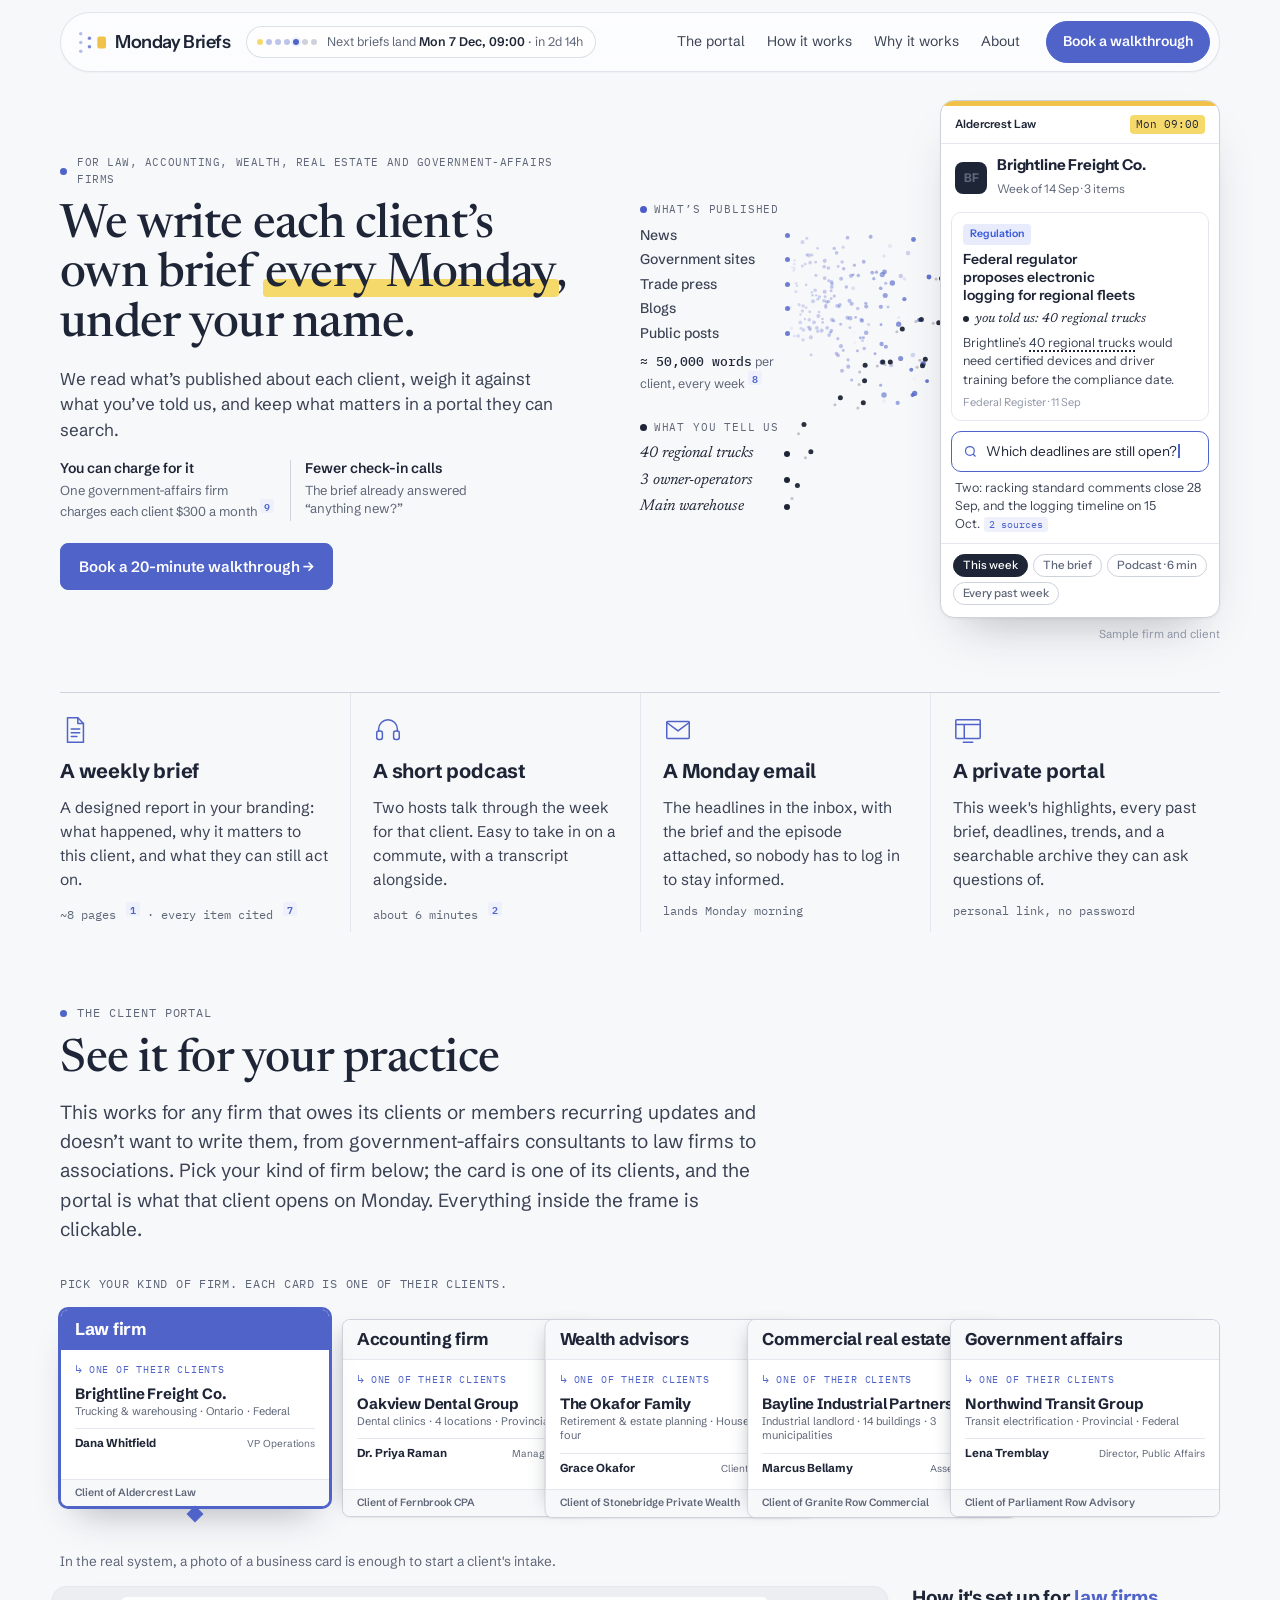
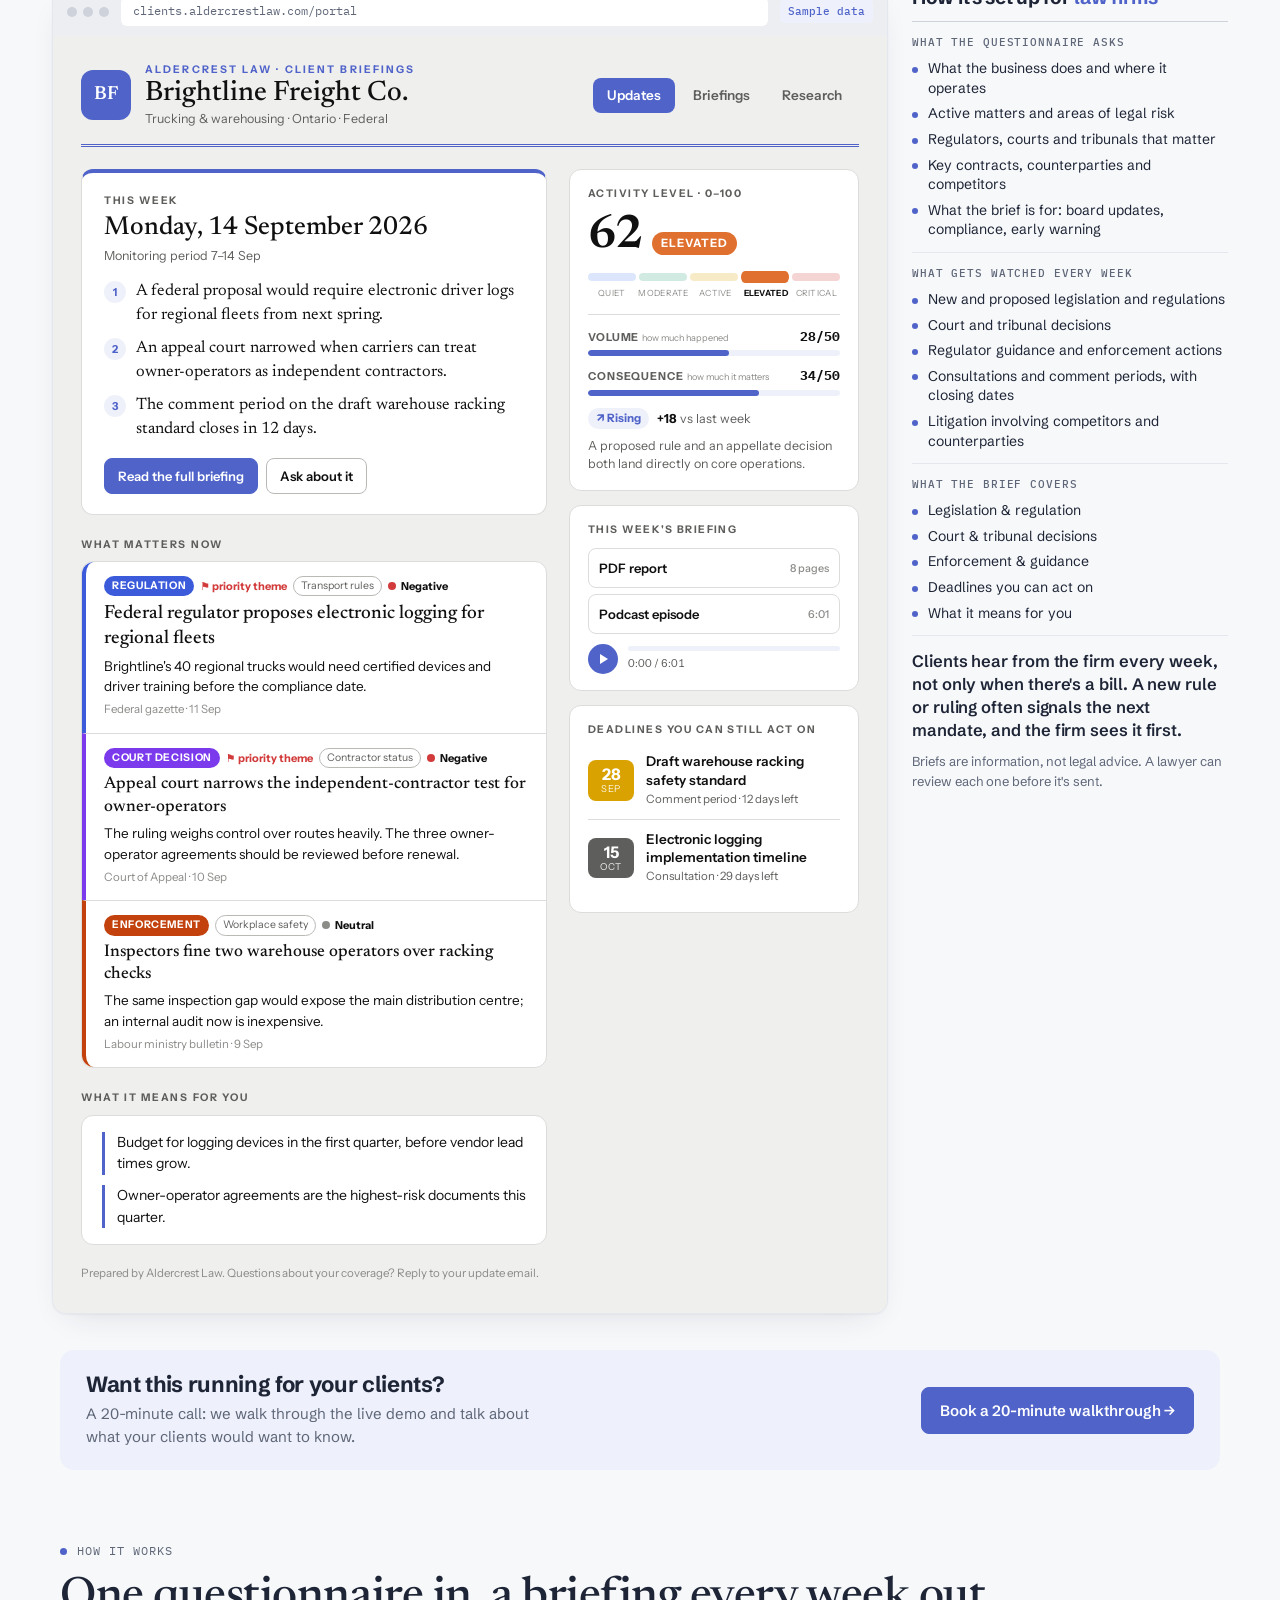
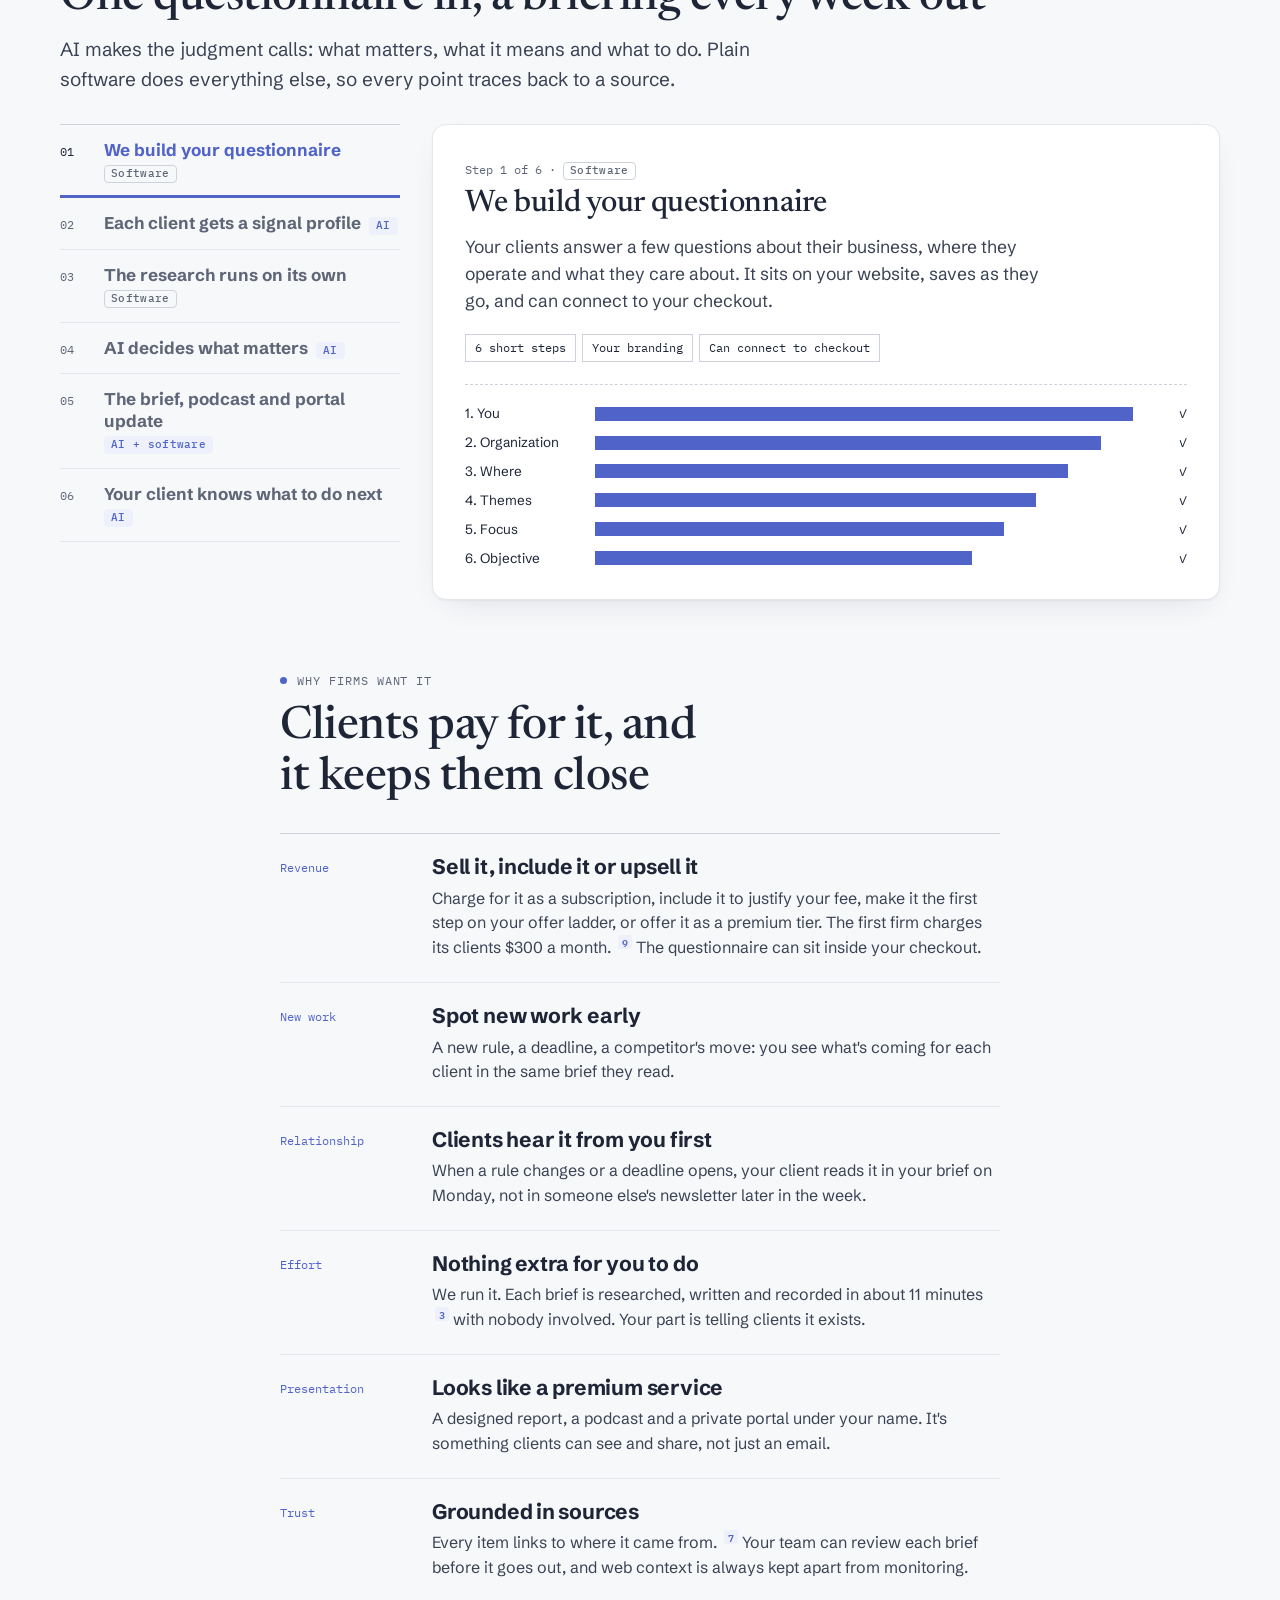
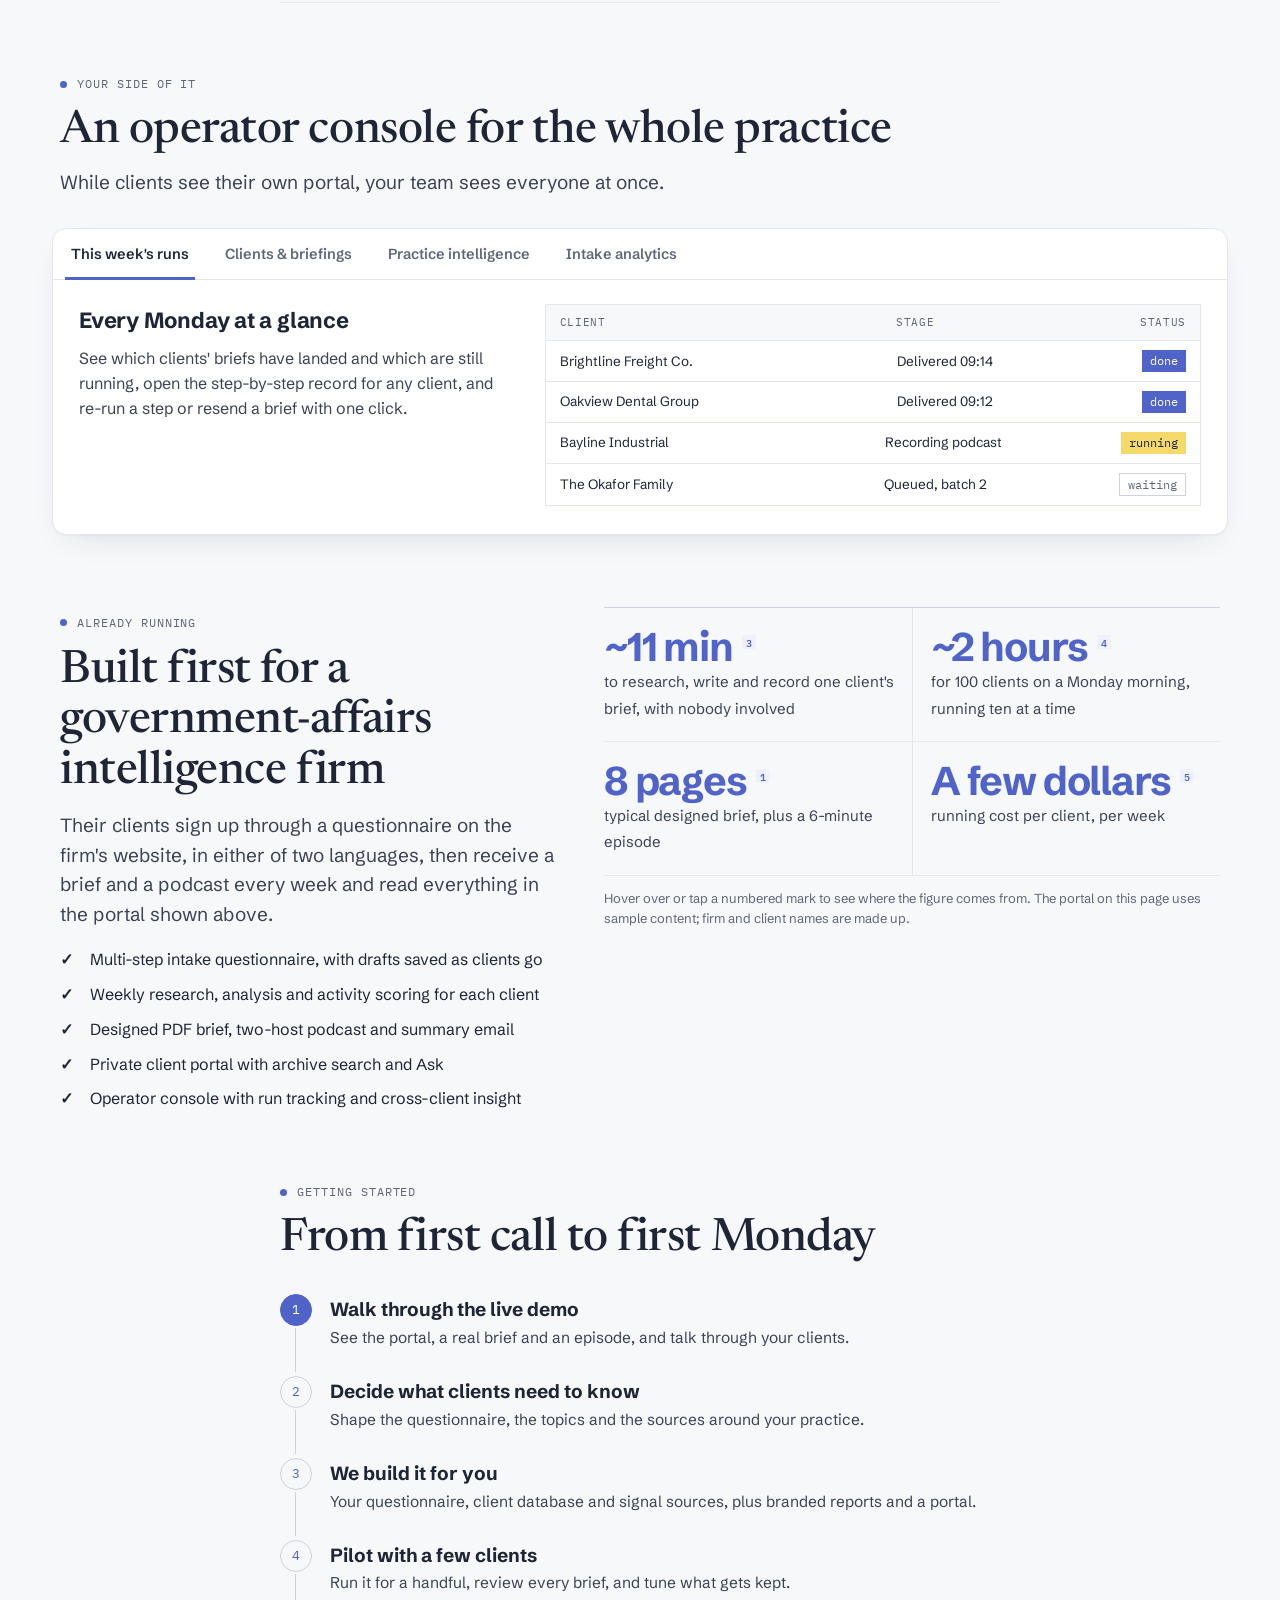
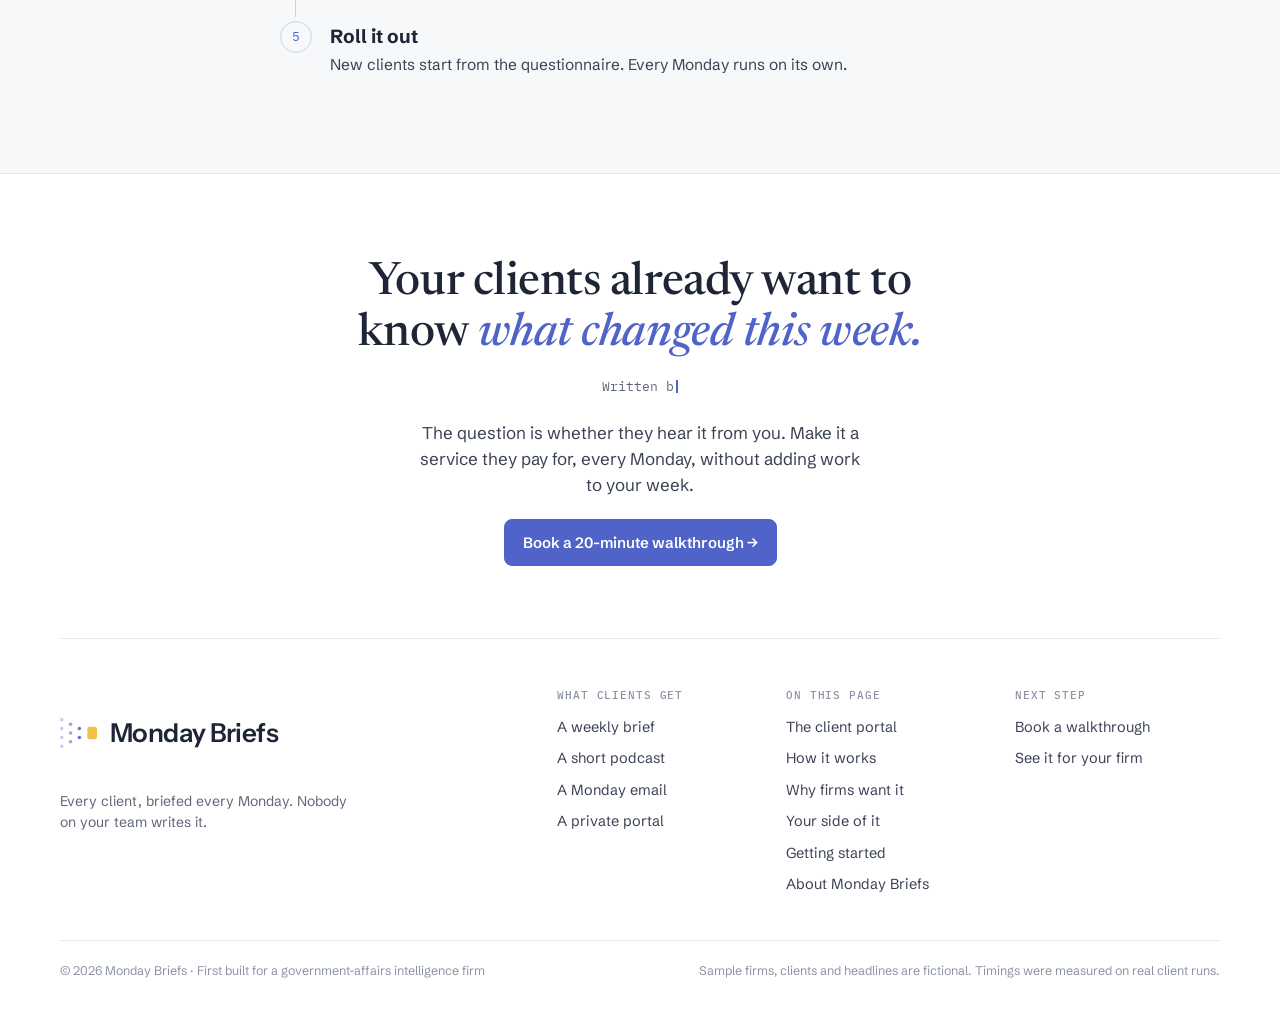
<file: index.html>
<!DOCTYPE html>
<html lang="en">
<head>
<meta charset="utf-8">
<meta name="viewport" content="width=device-width, initial-scale=1, viewport-fit=cover">
<title>Monday Briefs</title>
<meta name="description" content="We write each client's own brief every Monday, under your name. Monday Briefs reads about 50,000 words a week for each of your clients, weighs it against what you've told us, and keeps what matters in a short report, a podcast and a portal they can search.">
<meta name="theme-color" content="#F7F8FA">
<link rel="icon" href="/favicon.svg" type="image/svg+xml">
<link rel="icon" type="image/png" sizes="32x32" href="/favicon-32.png">
<link rel="apple-touch-icon" href="/apple-touch-icon.png">
<meta property="og:type" content="website">
<meta property="og:title" content="Monday Briefs">
<meta property="og:description" content="We write each client's own brief every Monday, under your name.">
<meta property="og:url" content="https://mondaybriefs.com/">
<meta property="og:site_name" content="Monday Briefs">
<meta property="og:image" content="https://mondaybriefs.com/og.png?v=2">
<meta property="og:image:width" content="1200">
<meta property="og:image:height" content="630">
<meta name="twitter:image" content="https://mondaybriefs.com/og.png?v=2">
<link rel="canonical" href="https://mondaybriefs.com/">
<meta name="twitter:card" content="summary_large_image">
<link rel="preconnect" href="https://fonts.googleapis.com">
<link rel="preconnect" href="https://fonts.gstatic.com" crossorigin>
<link href="https://fonts.googleapis.com/css2?family=Schibsted+Grotesk:wght@400;500;600;700;800&family=IBM+Plex+Mono:wght@400;500&family=Instrument+Sans:wght@400;500;600;700&family=Newsreader:ital,opsz,wght@0,6..72,400;0,6..72,500;0,6..72,600;1,6..72,500&display=swap" rel="stylesheet">
<style>
html { padding-top: env(safe-area-inset-top, 0px); padding-bottom: env(safe-area-inset-bottom, 0px); }
body { margin: 0; }
img { max-width: 100%; }
[hidden] { display: none !important; }
</style>
<style>
:root {
  --ground: #F7F8FA;
  --surface: #FFFFFF;
  --ink: #1E2536;
  --ink-2: #3A4254;
  --slate: #5E6678;
  --faint: #8C93A3;
  --line: #E4E7ED;
  --line-2: #CDD2DB;
  --accent: #4F63C9;
  --accent-deep: #3F51AE;
  --on-accent: #FFFFFF;
  --accent-soft: rgba(79, 99, 201, 0.10);
  --accent-tint: #EEF1FB;
  --butter: #F6D96B;
  --butter-soft: rgba(246, 217, 107, 0.5);
  --coral: #E2735F;
  --on-ink: #FFFFFF;
  --frame: #ECEEF2;
  --shadow: 0 1px 2px rgba(30, 37, 54, 0.04), 0 12px 32px -16px rgba(30, 37, 54, 0.16);
  --pv-bg: #EFEFEE; --pv-card: #FFFFFF; --pv-border: #DCDCDA; --pv-border-2: #B9B9B6; --pv-text: #101010; --pv-muted: #5E5E5C;
  --pv-faint: #8B8B88; --pv-accent: #0B0B0B; --pv-accent-ink: #FFFFFF; --pv-soft: rgba(11, 11, 11, 0.055);
  --pv-b1: #E3E3E1; --pv-b2: #C9C9C6; --pv-b3: #9D9D9A; --pv-b4: #5E5E5C; --pv-b5: #101010;
  --display: "Schibsted Grotesk", "Helvetica Neue", Arial, sans-serif;
  --mono: "IBM Plex Mono", ui-monospace, "SF Mono", Menlo, monospace;
  --pv-sans: "Instrument Sans", ui-sans-serif, system-ui, -apple-system, "Segoe UI", sans-serif;
  --pv-serif: Newsreader, "Iowan Old Style", Charter, Georgia, serif;
  --ease: cubic-bezier(0.2, 0.7, 0.2, 1);
}
@media (prefers-color-scheme: dark) {
  :root:not([data-theme="light"]) {
    --ground: #12151C; --surface: #1A1E27; --ink: #E6E8EE; --ink-2: #C5CAD6; --slate: #9AA1B0; --faint: #737A8A;
    --line: #262B36; --line-2: #384050; --accent: #8C9DF0; --accent-deep: #A5B2F5; --on-accent: #12151C;
    --accent-soft: rgba(140, 157, 240, 0.12); --accent-tint: #232A45;
    --butter: #EBCB5A; --butter-soft: rgba(235, 203, 90, 0.22); --coral: #F08A78; --on-ink: #12151C;
    --frame: #20242E; --shadow: 0 1px 2px rgba(0, 0, 0, 0.3), 0 12px 32px -16px rgba(0, 0, 0, 0.6);
    --pv-bg: #121212; --pv-card: #1A1A1A; --pv-border: #2E2E2E; --pv-border-2: #4A4A48; --pv-text: #ECECEA; --pv-muted: #A6A6A3;
    --pv-faint: #7E7E7B; --pv-accent: #ECECEA; --pv-accent-ink: #0B0B0B; --pv-soft: rgba(236, 236, 234, 0.07);
    --pv-b1: #2A2A2A; --pv-b2: #444442; --pv-b3: #6E6E6B; --pv-b4: #A6A6A3; --pv-b5: #ECECEA;
  }
}
:root[data-theme="dark"] {
  --ground: #12151C; --surface: #1A1E27; --ink: #E6E8EE; --ink-2: #C5CAD6; --slate: #9AA1B0; --faint: #737A8A;
  --line: #262B36; --line-2: #384050; --accent: #8C9DF0; --accent-deep: #A5B2F5; --on-accent: #12151C;
  --accent-soft: rgba(140, 157, 240, 0.12); --accent-tint: #232A45;
  --butter: #EBCB5A; --butter-soft: rgba(235, 203, 90, 0.22); --coral: #F08A78; --on-ink: #12151C;
  --frame: #20242E; --shadow: 0 1px 2px rgba(0, 0, 0, 0.3), 0 12px 32px -16px rgba(0, 0, 0, 0.6);
  --pv-bg: #121212; --pv-card: #1A1A1A; --pv-border: #2E2E2E; --pv-border-2: #4A4A48; --pv-text: #ECECEA; --pv-muted: #A6A6A3;
  --pv-faint: #7E7E7B; --pv-accent: #ECECEA; --pv-accent-ink: #0B0B0B; --pv-soft: rgba(236, 236, 234, 0.07);
  --pv-b1: #2A2A2A; --pv-b2: #444442; --pv-b3: #6E6E6B; --pv-b4: #A6A6A3; --pv-b5: #ECECEA;
}
:root {
  --pv-accent: #4F63C9; --pv-accent-ink: #FFFFFF; --pv-soft: rgba(79, 99, 201, 0.09); --pv-tint: rgba(79, 99, 201, 0.05);
  --pvb-quiet: #5B8DEF; --pvb-moderate: #2E9E7A; --pvb-active: #D9A200; --pvb-elevated: #E0702F; --pvb-critical: #D23B3B;
  --pvc-gov: #3B5BDB; --pvc-media: #0E8C8C; --pvc-proc: #C48A00; --pvc-stake: #7C3AED; --pvc-comp: #C2410C;
  --pvs-positive: #2E9E7A; --pvs-negative: #D23B3B; --pvs-mixed: #D9A200; --pvs-neutral: #8B8B88;
  --pvu-now: #D23B3B; --pvu-soon: #D9A200; --pvu-later: #5E5E5C;
}
@media (prefers-color-scheme: dark) {
  :root:not([data-theme="light"]) {
  --pv-accent: #8C9DF0; --pv-accent-ink: #12151C; --pv-soft: rgba(140, 157, 240, 0.14); --pv-tint: rgba(140, 157, 240, 0.08);
  --pvb-quiet: #7FA3FF; --pvb-moderate: #4CC29A; --pvb-active: #E8BC2E; --pvb-elevated: #F08A4B; --pvb-critical: #F06060;
  --pvc-gov: #8AA0FF; --pvc-media: #4FC3C3; --pvc-proc: #E8BC2E; --pvc-stake: #B48CFF; --pvc-comp: #F0905C;
  --pvs-positive: #4CC29A; --pvs-negative: #F06060; --pvs-mixed: #E8BC2E; --pvs-neutral: #A6A6A3;
  --pvu-now: #F06060; --pvu-soon: #E8BC2E; --pvu-later: #A6A6A3;
  }
}
:root[data-theme="dark"] {
  --pv-accent: #8C9DF0; --pv-accent-ink: #12151C; --pv-soft: rgba(140, 157, 240, 0.14); --pv-tint: rgba(140, 157, 240, 0.08);
  --pvb-quiet: #7FA3FF; --pvb-moderate: #4CC29A; --pvb-active: #E8BC2E; --pvb-elevated: #F08A4B; --pvb-critical: #F06060;
  --pvc-gov: #8AA0FF; --pvc-media: #4FC3C3; --pvc-proc: #E8BC2E; --pvc-stake: #B48CFF; --pvc-comp: #F0905C;
  --pvs-positive: #4CC29A; --pvs-negative: #F06060; --pvs-mixed: #E8BC2E; --pvs-neutral: #A6A6A3;
  --pvu-now: #F06060; --pvu-soon: #E8BC2E; --pvu-later: #A6A6A3;
}

* { box-sizing: border-box; }
html { scroll-behavior: smooth; }
body { background: var(--ground); color: var(--ink); font-family: var(--display); font-size: 17px; line-height: 1.55; padding-inline: 20px; padding-block: 0; -webkit-font-smoothing: antialiased; }
h1, h2, h3, h4 { margin: 0; text-wrap: balance; }
p { margin: 0; }
button, input { font: inherit; color: inherit; }
:focus-visible { outline: 1px solid var(--line-2); outline-offset: 3px; }
/* widths, laid out like a brief: text in a reading column, exhibits run wide, all on one centre line */
:root { --w-read: 720px; --w-std: 1160px; --w-wide: 1400px; }
.wrap { max-width: var(--w-std); margin: 0 auto; }
.page { max-width: var(--w-wide); margin: 0 auto; }
.page > section { max-width: var(--w-std); margin-inline: auto; }
.page > section.w-read { max-width: var(--w-read); }
.page > section.w-wide { max-width: max(var(--w-std), min(var(--w-wide), 100% - 64px)); }
.w-wide > * { max-width: var(--w-std); margin-inline: auto; }
.w-wide > .exhibit { max-width: none; }
.mono { font-family: var(--mono); }
.rv { transition: transform 0.8s var(--ease), opacity 0.8s var(--ease); }
.rv.pre { transform: translateY(24px); opacity: 0.35; }

/* top bar */

/* bands */
.band { margin-inline: -20px; padding-inline: 20px; }
.band-soft { background: transparent; color: var(--ink); }

/* sticky header: frosted, with the next Monday */
.site-head { position: sticky; top: env(safe-area-inset-top, 0px); z-index: 40; padding-top: 12px; pointer-events: none; }
.site-head.scrolled .site-head-in { background: color-mix(in srgb, var(--surface) 80%, transparent); border-color: color-mix(in srgb, var(--line-2) 70%, transparent); box-shadow: 0 12px 32px -16px rgba(30, 37, 54, 0.28); }
.site-head-in { pointer-events: auto; max-width: var(--w-std); margin: 0 auto; height: 60px; padding: 0 9px 0 18px; display: flex; align-items: center; gap: 16px; border-radius: 999px; background: color-mix(in srgb, var(--surface) 62%, transparent); -webkit-backdrop-filter: saturate(1.6) blur(18px); backdrop-filter: saturate(1.6) blur(18px); border: 1px solid color-mix(in srgb, var(--line-2) 55%, transparent); box-shadow: 0 1px 2px rgba(30, 37, 54, 0.04); transition: background-color 0.3s, border-color 0.3s, box-shadow 0.3s; }
.brand { display: inline-flex; align-items: center; gap: 9px; color: var(--ink); text-decoration: none; flex: none; }
.brand .mb-mark { height: 21px; width: 27px; }
.brand-word { font-family: var(--pv-sans); font-size: 18px; font-weight: 600; letter-spacing: -0.024em; line-height: 1; white-space: nowrap; }
.nextbrief { display: inline-flex; align-items: center; gap: 10px; padding: 5px 12px 5px 10px; border: 1px solid color-mix(in srgb, var(--line-2) 70%, transparent); border-radius: 999px; background: color-mix(in srgb, var(--surface) 50%, transparent); font-size: 12.5px; color: var(--slate); white-space: nowrap; min-width: 0; }
.nextbrief b { color: var(--ink); font-weight: 600; }
.week { display: inline-grid; grid-template-columns: repeat(7, 6px); gap: 3px; flex: none; }
.week i { width: 6px; height: 6px; border-radius: 50%; background: var(--line-2); transition: background-color 0.3s, box-shadow 0.3s; }
.week i.past { background: color-mix(in srgb, var(--accent) 38%, var(--surface)); }
.week i.today { background: var(--accent); box-shadow: 0 0 0 2px var(--accent-tint); }
.week i[data-d="0"] { background: var(--butter); }
.site-head.landing .week i[data-d="0"] { animation: dotpulse 1.3s ease-out infinite; }
@keyframes dotpulse { from { box-shadow: 0 0 0 0 var(--butter); } to { box-shadow: 0 0 0 7px transparent; } }
.nb-short, .cta-short { display: none; }
.site-nav { margin-left: auto; display: flex; gap: 2px; flex: none; }
.site-nav a { color: var(--ink-2); text-decoration: none; font-size: 14px; white-space: nowrap; padding: 6px 10px; border-radius: 8px; transition: background-color 0.2s, color 0.2s; }
.site-nav a:hover, .site-nav a:focus-visible { background: var(--accent-soft); color: var(--accent); }
.site-head .head-cta { padding: 9px 16px; font-size: 14px; flex: none; border-radius: 999px; }
.site-head .head-cta:hover { transform: none; background: var(--accent-deep); border-color: var(--accent-deep); }
@media (max-width: 1120px) { .site-nav { display: none; } .nextbrief { margin-right: auto; } }
@media (max-width: 640px) { .nb-long { display: none; } .nb-short { display: inline; } .cta-long { display: none; } .cta-short { display: inline; } }
@media (max-width: 640px) { .site-head { padding-top: 10px; } .site-head-in { height: 54px; padding: 0 7px 0 14px; gap: 10px; } }
@media (max-width: 440px) { .brand-word { display: none; } }

/* header menu (tablet and phone) */
.menu-btn { display: none; position: relative; flex: none; width: 42px; height: 42px; border-radius: 999px; border: 1px solid color-mix(in srgb, var(--line-2) 70%, transparent); background: color-mix(in srgb, var(--surface) 70%, transparent); cursor: pointer; }
.menu-btn span { position: absolute; left: 50%; top: 50%; width: 16px; height: 1.6px; margin: -0.8px 0 0 -8px; border-radius: 2px; background: var(--ink); transition: transform 0.28s var(--ease); }
.menu-btn span:first-child { transform: translateY(-4px); }
.menu-btn span:last-child { transform: translateY(4px); }
.site-head.menu-open .menu-btn span:first-child { transform: rotate(45deg); }
.site-head.menu-open .menu-btn span:last-child { transform: rotate(-45deg); }
.menu-panel { pointer-events: auto; position: absolute; left: 0; right: 0; top: calc(100% + 8px); max-width: var(--w-std); margin: 0 auto; display: grid; gap: 6px; padding: 12px; border-radius: 22px; background: color-mix(in srgb, var(--surface) 92%, transparent); -webkit-backdrop-filter: saturate(1.6) blur(18px); backdrop-filter: saturate(1.6) blur(18px); border: 1px solid color-mix(in srgb, var(--line-2) 70%, transparent); box-shadow: 0 18px 40px -18px rgba(30, 37, 54, 0.35); transform-origin: 50% 0; animation: menuin 0.26s var(--ease); }
@keyframes menuin { from { opacity: 0; transform: translateY(-6px) scale(0.98); } }
.menu-next { display: flex; align-items: center; gap: 10px; padding: 6px 10px 12px; border-bottom: 1px solid var(--line); font-size: 13.5px; color: var(--slate); }
.menu-next b { color: var(--ink); font-weight: 600; }
.menu-links { display: grid; }
.menu-links a { display: flex; justify-content: space-between; align-items: center; min-height: 50px; padding: 0 12px; border-radius: 14px; color: var(--ink); text-decoration: none; font-size: 17px; font-weight: 500; }
.menu-links a::after { content: "→"; color: var(--faint); transition: transform 0.2s var(--ease); }
.menu-links a:hover, .menu-links a:focus-visible { background: var(--accent-soft); }
.menu-links a:hover::after { transform: translateX(3px); color: var(--accent); }
.site-head .menu-cta { justify-content: center; width: 100%; padding: 14px 16px; border-radius: 999px; margin-top: 4px; }
@media (max-width: 1120px) { .menu-btn { display: block; } }
@media (max-width: 900px) { .nb-long { display: none; } .nb-short { display: inline; } }
@media (min-width: 1121px) { .menu-panel { display: none !important; } }
@media (max-width: 640px) { .nextbrief { display: none; } .site-head .head-cta { margin-left: auto; } .brand-word { font-size: 17px; } }
@media (max-width: 440px) { .brand-word { display: inline; } }
@media (max-width: 380px) { .site-head .head-cta { display: none; } .menu-btn { margin-left: auto; } }

/* hero */
.eyebrow { font-family: var(--mono); font-size: 12px; letter-spacing: 0.08em; text-transform: uppercase; color: var(--slate); display: inline-flex; align-items: center; gap: 10px; }
.eyebrow::before { content: ""; width: 7px; height: 7px; border-radius: 50%; background: var(--accent); }
h1 { font-family: var(--pv-serif); font-size: clamp(40px, 5.1vw, 66px); line-height: 1.04; letter-spacing: -0.015em; font-weight: 500; margin-top: 18px; }
.mark { font-style: italic; position: relative; z-index: 0; white-space: nowrap; }
.mark.plain { font-style: normal; }
.mark::after { content: ""; position: absolute; z-index: -1; left: -0.05em; right: -0.05em; bottom: 0.06em; height: 0.36em; border-radius: 0.08em; background: var(--butter); transform-origin: 0 50%; animation: sweep 0.8s var(--ease) 0.6s backwards; }
@keyframes sweep { from { transform: scaleX(0); } }
.hero-cta { display: flex; flex-wrap: wrap; gap: 10px; margin-top: 30px; }
@media (max-width: 560px) { .hero-cta .btn { flex: 1 1 100%; justify-content: center; } }
.btn { display: inline-flex; align-items: center; gap: 8px; padding: 11px 18px; border-radius: 8px; font-size: 15px; font-weight: 600; border: 1px solid var(--ink); background: var(--ink); color: var(--on-ink); text-decoration: none; cursor: pointer; transition: transform 0.18s var(--ease), background-color 0.2s, color 0.2s; }
.btn:hover { transform: translateY(-2px); }
.btn.ghost { background: transparent; color: var(--ink); }
.btn-accent { background: var(--accent); border-color: var(--accent); color: var(--on-accent); }
.cta-strip { margin-top: 36px; background: var(--accent-tint); border: 0; border-radius: 14px; padding: 22px 26px; display: flex; flex-wrap: wrap; align-items: center; justify-content: space-between; gap: 14px 24px; }
.cta-strip h3 { font-size: 22px; font-weight: 700; letter-spacing: -0.015em; line-height: 1.15; }
.cta-strip p { font-size: 15px; color: var(--slate); margin-top: 4px; max-width: 52ch; }

.score { font-family: var(--display); font-size: 24px; font-weight: 700; color: var(--ink); letter-spacing: -0.02em; line-height: 1; }

/* hero: we write each client's brief; what's published and what you tell us flow into their portal */
:root { --hx-dot: #4C5CC9; --hx-gold: #F0C24A; --hx-shadow: 0 1px 2px rgba(30, 37, 54, 0.05), 0 24px 48px -24px rgba(30, 37, 54, 0.35); }
@media (prefers-color-scheme: dark) { :root:not([data-theme="light"]) { --hx-dot: #8E9BEA; --hx-shadow: 0 1px 2px rgba(0, 0, 0, 0.3), 0 24px 48px -24px rgba(0, 0, 0, 0.7); } }
:root[data-theme="dark"] { --hx-dot: #8E9BEA; --hx-shadow: 0 1px 2px rgba(0, 0, 0, 0.3), 0 24px 48px -24px rgba(0, 0, 0, 0.7); }
.hx { display: grid; grid-template-columns: minmax(0, 0.96fr) minmax(0, 1.04fr); gap: 40px 44px; align-items: center; padding-block: 28px 48px; }
.hx .eyebrow { font-size: 11px; letter-spacing: 0.05em; }
.hx h1 { font-size: clamp(34px, 3.7vw, 48px); margin-top: 14px; }
.hx-sub { margin-top: 16px; font-size: 17px; line-height: 1.5; color: var(--ink-2); max-width: 50ch; }
.hx-gains { list-style: none; margin: 18px 0 0; padding: 0; display: grid; grid-template-columns: repeat(2, minmax(0, 1fr)); max-width: 460px; }
.hx-gains li { padding: 0 14px; border-left: 1px solid var(--line-2); font-size: 13px; line-height: 1.4; color: var(--slate); display: grid; gap: 3px; align-content: start; }
.hx-gains li:first-child { padding-left: 0; border-left: 0; }
.hx-gains b { color: var(--ink); font-weight: 600; font-size: 14px; line-height: 1.25; }
.hx .hero-cta { margin-top: 22px; }
.hx .btn.ghost { border-color: var(--line-2); }
@media (min-width: 1081px) { .hx-portal-btn { display: none !important; } }

.hx-flow { position: relative; display: grid; grid-template-columns: 150px minmax(60px, 1fr) minmax(262px, 280px); gap: 0 12px; align-items: center; }
.hx-cv { position: absolute; inset: -12px 0; width: 100%; height: calc(100% + 24px); z-index: 0; pointer-events: none; }
.hx-flow > :not(canvas) { position: relative; z-index: 1; }
.hx-inputs { grid-column: 1; display: grid; gap: 26px; }
.hx-grp { display: grid; gap: 9px; }
.hx-k { font-family: var(--mono); font-size: 10.5px; letter-spacing: 0.08em; text-transform: uppercase; color: var(--slate); display: flex; align-items: center; gap: 7px; }
.hx-k::before { content: ""; width: 7px; height: 7px; border-radius: 50%; background: var(--hx-dot); flex: none; }
.hx-you .hx-k::before { background: var(--ink); }
.hx-list { list-style: none; margin: 0; padding: 0; display: grid; gap: 7px; }
.hx-list li { display: flex; justify-content: space-between; align-items: center; gap: 8px; line-height: 1.25; }
.hx-list li::after { content: ""; width: 5px; height: 5px; border-radius: 50%; flex: none; background: var(--hx-dot); opacity: 0.8; }
.hx-srcs li { font-size: 14px; font-weight: 500; color: var(--ink-2); }
.hx-notes li { font-family: var(--pv-serif); font-style: italic; font-size: 15.5px; color: var(--ink); }
.hx-notes li::after { background: var(--ink); width: 6px; height: 6px; opacity: 1; }
.hx-n { font-size: 12.5px; color: var(--slate); line-height: 1.35; margin: 2px 0 0; }
.hx-n b { font-family: var(--mono); font-weight: 500; color: var(--ink); }

.hx-card { grid-column: 3; background: var(--surface); border: 1px solid var(--line-2); border-radius: 14px; box-shadow: var(--hx-shadow); overflow: hidden; font-family: var(--pv-sans); }
.hx-card::before { content: ""; display: block; height: 5px; background: var(--hx-gold); }
.hx-top { display: flex; justify-content: space-between; align-items: center; gap: 10px; padding: 9px 14px; border-bottom: 1px solid var(--line); font-size: 11.5px; }
.hx-top b { color: var(--ink); font-weight: 600; }
.hx-mon { font-family: var(--mono); font-size: 11px; background: var(--butter); color: #1E2536; padding: 1px 6px; border-radius: 4px; white-space: nowrap; }
.hx-client { display: flex; align-items: center; gap: 10px; padding: 12px 14px 4px; }
.hx-mono { width: 32px; height: 32px; border-radius: 8px; background: var(--ink); color: var(--surface); display: grid; place-items: center; font-weight: 700; font-size: 12.5px; flex: none; }
.hx-client b { display: block; font-size: 15px; font-weight: 700; letter-spacing: -0.01em; line-height: 1.2; }
.hx-client span { font-size: 12px; color: var(--slate); }
.hx-panels { display: grid; }
.hx-panel { grid-area: 1 / 1; transition: opacity 0.25s; }
.hx-panel.off { visibility: hidden; opacity: 0; }
.hx-item { margin: 8px 10px 0; padding: 11px 11px 9px; border: 1px solid var(--line); border-radius: 10px; display: grid; gap: 5px; }
.hx-cat { justify-self: start; font-size: 10.5px; font-weight: 600; padding: 2px 7px; border-radius: 4px; color: var(--pvc-gov); background: color-mix(in srgb, var(--pvc-gov) 12%, transparent); }
.hx-item h4 { font-size: 14px; font-weight: 600; line-height: 1.3; }
.hx-told { display: flex; align-items: center; gap: 6px; font-family: var(--pv-serif); font-style: italic; font-size: 13px; color: var(--ink); }
.hx-told::before { content: ""; width: 6px; height: 6px; border-radius: 50%; background: var(--ink); }
.hx-why { font-size: 12.5px; line-height: 1.45; color: var(--ink-2); }
.hx-why u { text-decoration: underline dotted var(--ink); text-underline-offset: 3px; text-decoration-thickness: 1.5px; }
.hx-src { font-size: 11px; color: var(--faint); }
.hx-ask { margin: 10px 10px 0; display: flex; align-items: center; gap: 8px; padding: 9px 11px; border: 1.5px solid var(--accent); border-radius: 10px; font-size: 13.5px; min-height: 40px; }
.hx-ask svg { width: 15px; height: 15px; flex: none; stroke: var(--accent); fill: none; stroke-width: 2; }
.hx-ask > span { flex: 1; min-width: 0; overflow: hidden; white-space: nowrap; text-overflow: ellipsis; }
.hx-caret { display: inline-block; width: 2px; height: 1.05em; background: var(--accent); vertical-align: -2px; margin-left: 1px; animation: hxblink 0.9s steps(1) infinite; }
@keyframes hxblink { 50% { opacity: 0; } }
.hx-ans { margin: 7px 14px 0; font-size: 12.5px; line-height: 1.45; color: var(--ink-2); height: calc(1.45em * 3); overflow: hidden; transition: opacity 0.3s; }
.hx-ans .n { font-family: var(--mono); font-size: 10px; color: var(--accent); background: var(--accent-tint); padding: 1px 5px; border-radius: 3px; margin-left: 4px; white-space: nowrap; }
.hx-tabs { display: flex; gap: 5px; padding: 10px 12px 12px; border-top: 1px solid var(--line); margin-top: 10px; flex-wrap: wrap; }
.hx-tabs button { font: 500 11.5px/1.3 var(--pv-sans); color: var(--slate); background: transparent; padding: 3px 9px; border: 1px solid var(--line-2); border-radius: 999px; cursor: pointer; transition: background-color 0.2s, color 0.2s, border-color 0.2s; }
.hx-tabs button:hover { color: var(--accent); border-color: var(--accent); }
.hx-tabs button[aria-selected="true"] { background: var(--ink); border-color: var(--ink); color: var(--surface); }
.hx-bhead { display: flex; align-items: center; gap: 10px; margin: 10px 14px 0; padding: 9px 10px; border: 1px solid var(--line); border-radius: 10px; }
.hx-bhead svg { width: 20px; height: 20px; flex: none; fill: none; stroke: var(--ink); stroke-width: 1.6; }
.hx-bhead b { display: block; font-size: 13.5px; font-weight: 600; line-height: 1.25; }
.hx-bhead span { font-size: 11px; color: var(--slate); }
.hx-bk { margin: 10px 14px 4px; font-family: var(--mono); font-size: 9.5px; letter-spacing: 0.08em; text-transform: uppercase; color: var(--slate); }
.hx-blist { list-style: none; margin: 0 14px; padding: 0; display: grid; gap: 4px; }
.hx-blist li { position: relative; padding-left: 12px; font-size: 12px; line-height: 1.4; color: var(--ink-2); }
.hx-blist li::before { content: ""; position: absolute; left: 0; top: 0.55em; width: 5px; height: 5px; border-radius: 50%; background: var(--hx-dot); }
.hx-blist.act li::before { background: var(--ink); border-radius: 1px; }
.hx-podtop { display: flex; align-items: center; gap: 10px; margin: 12px 14px 0; }
.hx-play { position: relative; width: 36px; height: 36px; border-radius: 50%; border: 0; background: var(--accent); cursor: pointer; flex: none; }
.hx-play::before { content: ""; position: absolute; left: 14px; top: 11px; border-left: 11px solid var(--on-accent); border-top: 7px solid transparent; border-bottom: 7px solid transparent; }
.hx-play.on::before { left: 12px; top: 11px; width: 4px; height: 14px; border: 0; background: var(--on-accent); box-shadow: 7px 0 0 var(--on-accent); }
.hx-podmeta b { display: block; font-size: 13.5px; font-weight: 600; line-height: 1.25; }
.hx-podmeta span { font-family: var(--mono); font-size: 10.5px; color: var(--slate); font-variant-numeric: tabular-nums; }
.hx-wave { display: flex; align-items: center; gap: 2px; height: 34px; margin: 10px 14px 0; }
.hx-wave i { flex: 1; border-radius: 1px; background: var(--line-2); transition: background-color 0.2s; }
.hx-wave i.done { background: var(--accent); }
.hx-lines { list-style: none; margin: 10px 14px 0; padding: 0; display: grid; gap: 6px; }
.hx-lines li { font-size: 12px; line-height: 1.4; color: var(--faint); transition: color 0.3s; }
.hx-lines li.on { color: var(--ink); }
.hx-lines b { font-family: var(--mono); font-size: 10px; font-weight: 500; text-transform: uppercase; letter-spacing: 0.06em; margin-right: 6px; color: var(--accent); }
.hx-whead { display: flex; justify-content: space-between; margin: 12px 14px 4px; font-family: var(--mono); font-size: 9.5px; letter-spacing: 0.08em; text-transform: uppercase; color: var(--slate); }
.hx-weeks { list-style: none; margin: 0 14px; padding: 0; display: grid; }
.hx-weeks li { display: grid; grid-template-columns: 44px minmax(0, 1fr) 22px; gap: 2px 8px; align-items: center; padding: 7px 0; border-top: 1px solid var(--line); }
.hx-wd { font-family: var(--mono); font-size: 11px; color: var(--ink-2); white-space: nowrap; }
.hx-wbar { height: 6px; border-radius: 3px; background: var(--line); overflow: hidden; }
.hx-wbar i { display: block; height: 100%; background: var(--hx-dot); opacity: 0.55; border-radius: 3px; }
.hx-weeks li.now .hx-wbar i { opacity: 1; background: var(--accent); }
.hx-wn { font-family: var(--mono); font-size: 11px; text-align: right; color: var(--ink-2); font-variant-numeric: tabular-nums; }
.hx-weeks p { grid-column: 2 / -1; font-size: 11.5px; line-height: 1.35; color: var(--slate); }
.hx-weeks li.now p { color: var(--ink-2); }
.hx-cap { grid-column: 3; margin: 8px 0 0; font-size: 11.5px; color: var(--faint); text-align: right; }

@media (max-width: 1080px) {
  .hx { grid-template-columns: minmax(0, 1fr); }
  .hx-sub { max-width: 60ch; }
  .hx-flow { grid-template-columns: 190px minmax(60px, 1fr) 320px; }
}
@media (max-width: 760px) {
  .hx-flow { grid-template-columns: minmax(0, 1fr); gap: 0; }
  .hx-inputs { gap: 0; }
  .hx-list { display: flex; flex-wrap: wrap; gap: 6px 8px; }
  .hx-list li::after { display: none; }
  .hx-srcs li { font-size: 13px; padding: 3px 10px; border: 1px solid var(--line-2); border-radius: 999px; background: var(--surface); }
  .hx-you { margin-top: 64px; justify-items: end; text-align: right; }
  .hx-you .hx-list { justify-content: flex-end; }
  .hx-notes li { font-size: 15px; }
  .hx-card { grid-column: 1; margin-top: 56px; }
  .hx-cap { grid-column: 1; }
}
@media (max-width: 560px) {
  .hx-gains { grid-template-columns: minmax(0, 1fr); gap: 10px; }
  .hx-gains li, .hx-gains li:first-child { padding: 0 0 0 12px; border-left: 2px solid var(--line-2); }
}

/* sections */
section { padding-block: 72px 0; scroll-margin-top: 92px; }
.sec-top { display: grid; gap: 12px; margin-bottom: 30px; }
h2 { font-family: var(--pv-serif); font-size: clamp(30px, 4vw, 46px); line-height: 1.1; letter-spacing: -0.01em; font-weight: 500; }
.lede { font-size: 19px; line-height: 1.55; color: var(--ink-2); max-width: 60ch; }

/* deliverables */
.gets { display: grid; grid-template-columns: repeat(4, 1fr); gap: 0; border-top: 1px solid var(--line-2); }
.get { padding: 22px 22px 8px 0; display: grid; gap: 10px; align-content: start; }
.get + .get { padding-left: 22px; border-left: 1px solid var(--line); }
.get svg { width: 30px; height: 30px; }
.get svg * { fill: none; stroke: var(--accent); stroke-width: 1.6; stroke-linecap: round; stroke-linejoin: round; }
.get h3 { font-size: 20px; font-weight: 700; letter-spacing: -0.01em; }
.get p { font-size: 15.5px; color: var(--ink-2); }
.get .spec { font-family: var(--mono); font-size: 12px; color: var(--slate); }

/* pick a client */
.pick { margin-bottom: 14px; }
.pick-k { font-family: var(--mono); font-size: 12px; letter-spacing: 0.06em; text-transform: uppercase; color: var(--slate); margin-bottom: 8px; }
.cards { display: flex; flex-wrap: wrap; gap: 12px; padding: 12px 0 20px; }
.cards.js-deck { display: block; position: relative; padding: 0; margin: 4px 0 8px; height: 230px; transition: height 0.4s var(--ease); }
.card { flex: 0 0 236px; background: var(--surface); border: 1px solid var(--line-2); border-radius: 8px; padding: 0; text-align: left; cursor: pointer; display: grid; grid-template-rows: auto 1fr auto; position: relative; box-shadow: -10px 0 18px -14px rgba(30, 37, 54, 0.35), 0 1px 2px rgba(30, 37, 54, 0.06); transition: transform 0.5s cubic-bezier(0.2, 0.8, 0.2, 1), box-shadow 0.3s, border-color 0.25s; }
.cards.js-deck .card { position: absolute; top: 18px; left: 0; }
.card.is-focus { box-shadow: 0 1px 2px rgba(30, 37, 54, 0.06), 0 20px 36px -18px rgba(30, 37, 54, 0.38); }
.card[aria-checked="true"] { border-color: var(--accent); box-shadow: 0 0 0 2px var(--accent), 0 20px 36px -18px rgba(30, 37, 54, 0.38); }
.card[aria-checked="true"]::after { content: ""; position: absolute; left: 50%; bottom: -14px; width: 12px; height: 12px; background: var(--accent); transform: translateX(-50%) rotate(45deg); }
.card-head { display: flex; justify-content: space-between; align-items: baseline; gap: 8px; padding: 10px 14px; background: var(--ground); color: var(--ink); border-bottom: 1px solid var(--line); border-radius: 7px 7px 0 0; transition: background-color 0.25s, color 0.25s; }
.card[aria-checked="true"] .card-head { background: var(--accent); color: var(--on-accent); border-bottom-color: var(--accent); }
.card-kind { font-size: 17px; font-weight: 700; letter-spacing: -0.015em; line-height: 1.1; white-space: nowrap; overflow: hidden; text-overflow: ellipsis; min-width: 0; }
.card-note { font-family: var(--mono); font-size: 10px; letter-spacing: 0.06em; text-transform: uppercase; opacity: 0.75; white-space: nowrap; }
.card-body { padding: 10px 14px 12px; display: grid; gap: 2px; align-content: start; }
.card-eyebrow { font-family: var(--mono); font-size: 10px; letter-spacing: 0.08em; text-transform: uppercase; color: var(--accent); display: flex; align-items: center; gap: 6px; white-space: nowrap; }
.card-eyebrow::before { content: "↳"; font-size: 12px; }
.card-org { font-size: 15px; font-weight: 700; line-height: 1.15; letter-spacing: -0.01em; margin-top: 4px; }
.card-sub { font-size: 11px; color: var(--slate); line-height: 1.3; }
.card-who { display: flex; justify-content: space-between; align-items: baseline; gap: 8px; border-top: 1px solid var(--line); padding-top: 6px; margin-top: 8px; min-width: 0; }
.card-who b { font-size: 11.5px; font-weight: 700; white-space: nowrap; }
.card-who span { font-size: 10px; color: var(--slate); white-space: nowrap; overflow: hidden; text-overflow: ellipsis; }
.card-foot { font-size: 10.5px; font-weight: 600; background: var(--ground); color: var(--slate); border-top: 1px solid var(--line); padding: 5px 14px; border-radius: 0 0 7px 7px; }
.cards.deck-v .card { top: 0; }
.cards.deck-v .card[aria-checked="true"]::after { display: none; }
.pick-note { font-size: 13.5px; color: var(--slate); }

/* browser frame */
.frame { background: var(--frame); border: 1px solid var(--line); box-shadow: var(--shadow); border-radius: 14px; overflow: hidden; }
.frame-bar { display: flex; align-items: center; gap: 12px; padding: 10px 14px; }
.dots { display: flex; gap: 6px; }
.dots i { width: 10px; height: 10px; border-radius: 50%; background: var(--line-2); }
.url { flex: 1; min-width: 0; background: var(--surface); border-radius: 6px; padding: 5px 12px; font-family: var(--mono); font-size: 12px; color: var(--slate); white-space: nowrap; overflow: hidden; text-overflow: ellipsis; }
.sample { font-family: var(--mono); font-size: 11px; font-weight: 500; background: var(--accent-tint); color: var(--accent); padding: 3px 8px; border-radius: 4px; white-space: nowrap; }

/* ===== portal replica (mirrors src/portal.css + portal-color.css) ===== */
.pv { background: var(--pv-bg); color: var(--pv-text); font-family: var(--pv-sans); font-size: 14.5px; line-height: 1.55; padding: 26px 28px 30px; }
.pv button { font-family: var(--pv-sans); }
.pv-head { display: flex; flex-wrap: wrap; justify-content: space-between; align-items: center; gap: 14px; padding-bottom: 16px; margin-bottom: 22px; border-bottom: 3px double var(--pv-accent); }
.pv-ident { display: flex; gap: 14px; align-items: center; min-width: 0; }
.pv-mono { width: 50px; height: 50px; flex: none; border-radius: 12px; display: grid; place-items: center; background: var(--pv-accent); color: var(--pv-accent-ink); font-family: var(--pv-serif); font-weight: 600; font-size: 19px; }
.pv-brand { font-size: 10.5px; font-weight: 700; letter-spacing: 0.2em; text-transform: uppercase; color: var(--pv-accent); }
.pv-org { font-family: var(--pv-serif); font-weight: 500; font-size: 28px; line-height: 1.1; }
.pv-orgsub { font-size: 12.5px; color: var(--pv-muted); }
.pv-nav { position: relative; display: flex; gap: 4px; padding: 3px; }
.pv-tab { border: 0; background: transparent; padding: 7px 14px; font-size: 13.5px; font-weight: 600; cursor: pointer; color: var(--pv-muted); position: relative; z-index: 1; border-radius: 8px; transition: color 0.25s, background-color 0.2s; }
.pv-tab:hover { color: var(--pv-accent); background: var(--pv-soft); }
.pv-tab[aria-selected="true"] { color: var(--pv-accent-ink); }
.pv-tab[aria-selected="true"]:hover { background: transparent; }
.pv-tab-ind { position: absolute; top: 3px; bottom: 3px; left: 0; width: 0; border-radius: 8px; background: var(--pv-accent); transition: left 0.35s var(--ease), width 0.35s var(--ease); }
.pv-body { animation: pvin 0.45s var(--ease); }
.pv-body.swap { animation: pvswap 0.5s var(--ease); }
@keyframes pvin { from { opacity: 0.4; } }
@keyframes pvswap { from { opacity: 0; transform: translateY(10px); } }
.pv-grid { display: grid; grid-template-columns: minmax(0, 1fr) 290px; gap: 22px; align-items: start; }
.pv-card { background: var(--pv-card); border: 1px solid var(--pv-border); border-radius: 12px; }
.pv-pad { padding: 16px 20px; }
.pv-label { font-size: 10.5px; font-weight: 700; letter-spacing: 0.16em; text-transform: uppercase; color: var(--pv-muted); margin: 22px 0 8px; }
.pv-hero { padding: 20px 22px; border-top: 4px solid var(--pv-accent); }
.pv-kicker { font-size: 10.5px; font-weight: 700; letter-spacing: 0.16em; text-transform: uppercase; color: var(--pv-muted); }
.pv-date { font-family: var(--pv-serif); font-weight: 500; font-size: 26px; line-height: 1.15; margin-top: 4px; }
.pv-period { font-size: 12.5px; color: var(--pv-muted); }
.pv-summary { margin: 14px 0 0; padding: 0; list-style: none; display: grid; gap: 9px; counter-reset: b; }
.pv-summary li { font-family: var(--pv-serif); font-size: 16.5px; line-height: 1.45; padding-left: 32px; position: relative; counter-increment: b; }
.pv-summary li::before { content: counter(b); position: absolute; left: 0; top: 1px; width: 22px; height: 22px; border-radius: 50%; background: var(--pv-soft); color: var(--pv-accent); font: 700 11px/22px var(--pv-sans); text-align: center; }
.pv-actions { display: flex; flex-wrap: wrap; gap: 8px; margin-top: 16px; }
.pv-btn { border: 1px solid var(--pv-border-2); background: var(--pv-card); color: var(--pv-text); padding: 7px 13px; font-size: 13px; font-weight: 600; cursor: pointer; border-radius: 8px; transition: border-color 0.2s, background-color 0.2s; }
.pv-btn:hover { border-color: var(--pv-accent); background: var(--pv-soft); }
.pv-btn-primary { background: var(--pv-accent); color: var(--pv-accent-ink); border-color: var(--pv-accent); }
.pv-btn-primary:hover { background: var(--pv-accent); opacity: 0.9; }
.pv-item { padding: 14px 20px 14px 18px; border-top: 1px solid var(--pv-border); border-left: 4px solid var(--pv-border-2); transition: background-color 0.2s; }
.pv-item:first-child { border-top: 0; border-radius: 12px 0 0 0; }
.pv-item:last-child { border-radius: 0 0 0 12px; }
.pv-item:hover { background: var(--pv-tint); }
.pv-item.cat-gov { border-left-color: var(--pvc-gov); } .pv-item.cat-media { border-left-color: var(--pvc-media); } .pv-item.cat-proc { border-left-color: var(--pvc-proc); } .pv-item.cat-stake { border-left-color: var(--pvc-stake); } .pv-item.cat-comp { border-left-color: var(--pvc-comp); }
.pv-tags { display: flex; flex-wrap: wrap; gap: 6px; align-items: center; margin-bottom: 6px; }
.pv-cat { font-size: 10.5px; font-weight: 700; letter-spacing: 0.06em; text-transform: uppercase; color: #fff; padding: 2px 8px; border-radius: 999px; background: var(--pv-muted); }
.pv-cat.c-gov { background: var(--pvc-gov); } .pv-cat.c-media { background: var(--pvc-media); } .pv-cat.c-proc { background: var(--pvc-proc); } .pv-cat.c-stake { background: var(--pvc-stake); } .pv-cat.c-comp { background: var(--pvc-comp); }
.pv-prio { font-size: 11px; font-weight: 700; color: var(--pvb-critical); }
.pv-prio::before { content: "⚑ "; }
.pv-pill { font-size: 10.5px; color: var(--pv-muted); border: 1px solid var(--pv-border-2); padding: 1px 7px; border-radius: 999px; }
.pv-sent { display: inline-flex; align-items: center; gap: 5px; font-size: 11px; font-weight: 700; text-transform: capitalize; color: var(--pv-text); }
.pv-sent::before { content: ""; width: 8px; height: 8px; border-radius: 50%; background: var(--pvs-neutral); }
.pv-sent.s-positive::before { background: var(--pvs-positive); } .pv-sent.s-negative::before { background: var(--pvs-negative); } .pv-sent.s-mixed::before { background: var(--pvs-mixed); }
.pv-ihead { font-family: var(--pv-serif); font-size: 17px; font-weight: 500; line-height: 1.3; }
.pv-item:first-child .pv-ihead { font-size: 19px; }
.pv-imp { font-size: 13.5px; color: var(--pv-text); margin-top: 4px; }
.pv-src { font-size: 11.5px; color: var(--pv-faint); margin-top: 4px; }
.pv-imps { margin: 0; padding: 0; list-style: none; display: grid; gap: 10px; }
.pv-imps li { font-size: 14px; padding-left: 12px; border-left: 3px solid var(--pv-accent); }
.pv-rail { display: grid; gap: 14px; }
.pv-rail .pv-card { padding: 16px 18px; }
.pv-rt { font-size: 10.5px; font-weight: 700; letter-spacing: 0.14em; text-transform: uppercase; color: var(--pv-muted); margin-bottom: 10px; }
.pv-big { display: flex; align-items: baseline; gap: 10px; }
.pv-num { font-family: var(--pv-serif); font-size: 46px; font-weight: 600; letter-spacing: -0.02em; line-height: 1; font-variant-numeric: tabular-nums; }
.pv-band { font-size: 11.5px; font-weight: 700; letter-spacing: 0.08em; text-transform: uppercase; padding: 3px 9px; border-radius: 999px; color: #fff; background: var(--pv-muted); }
.b-quiet { background: var(--pvb-quiet) !important; } .b-moderate { background: var(--pvb-moderate) !important; } .b-active { background: var(--pvb-active) !important; } .b-elevated { background: var(--pvb-elevated) !important; } .b-critical { background: var(--pvb-critical) !important; }
.pv-bandbar { display: grid; grid-template-columns: repeat(5, 1fr); gap: 3px; margin-top: 14px; }
.pv-bandbar span { height: 8px; border-radius: 4px; opacity: 0.22; transition: opacity 0.4s, transform 0.3s var(--ease); }
.pv-bandbar span:nth-child(1) { background: var(--pvb-quiet); } .pv-bandbar span:nth-child(2) { background: var(--pvb-moderate); } .pv-bandbar span:nth-child(3) { background: var(--pvb-active); } .pv-bandbar span:nth-child(4) { background: var(--pvb-elevated); } .pv-bandbar span:nth-child(5) { background: var(--pvb-critical); }
.pv-bandbar span.on { opacity: 1; transform: scaleY(1.5); }
.pv-bandlabels { display: grid; grid-template-columns: repeat(5, 1fr); gap: 3px; font-size: 8.5px; letter-spacing: 0.03em; text-transform: uppercase; color: var(--pv-faint); margin-top: 6px; text-align: center; }
.pv-bandlabels span.on { color: var(--pv-text); font-weight: 700; }
.pv-halves { display: grid; gap: 10px; margin-top: 14px; padding-top: 12px; border-top: 1px solid var(--pv-border); }
.pv-half-row { display: flex; justify-content: space-between; align-items: baseline; font-size: 11px; font-weight: 700; letter-spacing: 0.08em; text-transform: uppercase; color: var(--pv-muted); }
.pv-half-row small { font-weight: 400; letter-spacing: 0; text-transform: none; }
.pv-half-row b { font-family: var(--mono); font-size: 12.5px; color: var(--pv-text); letter-spacing: 0; text-transform: none; font-variant-numeric: tabular-nums; }
.pv-half-track { height: 6px; border-radius: 3px; background: var(--pv-soft); margin-top: 4px; overflow: hidden; }
.pv-half-track i { display: block; height: 100%; background: var(--pv-accent); border-radius: 3px; transition: width 0.8s var(--ease); }
.pv-delta { font-size: 12.5px; margin-top: 12px; display: flex; align-items: center; gap: 8px; color: var(--pv-muted); }
.pv-delta b { color: var(--pv-text); }
.pv-delta .pv-trendpill { font-size: 11.5px; font-weight: 700; padding: 2px 8px; border-radius: 999px; background: var(--pv-soft); color: var(--pv-accent); }
.pv-why { font-size: 12.5px; color: var(--pv-muted); margin-top: 8px; line-height: 1.45; }
.pv-link { display: flex; justify-content: space-between; align-items: center; padding: 9px 10px; margin-top: 6px; border: 1px solid var(--pv-border); border-radius: 8px; font-size: 13px; font-weight: 600; transition: border-color 0.2s, background-color 0.2s; }
.pv-link:hover { border-color: var(--pv-accent); background: var(--pv-soft); }
.pv-link small { color: var(--pv-faint); font-weight: 500; }
.pv-player { display: grid; grid-template-columns: 30px 1fr; gap: 10px; align-items: center; margin-top: 10px; }
.pv-play { width: 30px; height: 30px; border-radius: 50%; border: 0; background: var(--pv-accent); cursor: pointer; display: grid; place-items: center; }
.pv-play::after { content: ""; border-left: 8px solid var(--pv-accent-ink); border-top: 5px solid transparent; border-bottom: 5px solid transparent; margin-left: 2px; }
.pv-play.on::after { border: 0; width: 8px; height: 10px; margin: 0; background: linear-gradient(90deg, var(--pv-accent-ink) 0 3px, transparent 3px 5px, var(--pv-accent-ink) 5px 8px); }
.pv-ptrack { height: 5px; border-radius: 3px; background: var(--pv-soft); position: relative; overflow: hidden; }
.pv-ptrack i { position: absolute; left: 0; top: 0; bottom: 0; background: var(--pv-accent); width: 0; }
.pv-ptime { font-size: 11px; color: var(--pv-muted); margin-top: 4px; font-variant-numeric: tabular-nums; }
.pv-dl { display: grid; grid-template-columns: 46px 1fr; gap: 12px; padding: 10px 0; border-top: 1px solid var(--pv-border); align-items: center; }
.pv-dl:first-of-type { border-top: 0; padding-top: 4px; }
.pv-dld { text-align: center; line-height: 1; padding: 6px 0 7px; border-radius: 8px; color: #fff; background: var(--pvu-later); }
.pv-dld b { display: block; font-size: 16px; }
.pv-dld small { display: block; font-size: 9.5px; text-transform: uppercase; letter-spacing: 0.08em; opacity: 0.9; margin-top: 2px; }
.pv-dld.urg-soon { background: var(--pvu-soon); }
.pv-dld.urg-now { background: var(--pvu-now); }
.pv-dlh { font-size: 13.5px; font-weight: 600; line-height: 1.35; }
.pv-dls { font-size: 11.5px; color: var(--pv-muted); margin-top: 2px; }
.pv-meter { display: grid; gap: 6px; min-width: 170px; }
.pv-meter-track { height: 6px; border-radius: 3px; background: var(--pv-soft); overflow: hidden; }
.pv-meter-track i { display: block; height: 100%; background: var(--pv-accent); border-radius: 3px; transition: width 0.8s var(--ease); }
.pv-meter-k { font-size: 11px; color: var(--pv-muted); }
.pv-hero-top { display: flex; flex-wrap: wrap; justify-content: space-between; gap: 16px; align-items: flex-start; }
.pv-excerpt { font-family: var(--pv-serif); font-size: 16.5px; line-height: 1.45; margin-top: 12px; }
.pv-stats { display: grid; grid-template-columns: repeat(4, 1fr); gap: 0; margin-top: 14px; border-top: 1px solid var(--pv-border); }
.pv-stat { padding: 10px 10px 0 0; }
.pv-stat + .pv-stat { padding-left: 12px; border-left: 1px solid var(--pv-border); }
.pv-stat b { display: block; font-family: var(--pv-serif); font-size: 24px; font-weight: 600; font-variant-numeric: tabular-nums; }
.pv-stat span { font-size: 11px; color: var(--pv-muted); }
.pv-two { display: grid; grid-template-columns: 1fr 1fr; gap: 14px; margin-top: 14px; }
.pv-two .pv-card { padding: 16px 18px; position: relative; }
.pv-trend { display: grid; grid-template-columns: repeat(10, 1fr); gap: 6px; align-items: end; height: 130px; margin-top: 8px; border-bottom: 1px solid var(--pv-border); }
.pv-tbar { height: 100%; display: flex; align-items: flex-end; border: 0; background: transparent; padding: 0; cursor: pointer; }
.pv-tbar i { display: block; width: 100%; background: var(--pv-accent); opacity: 0.35; border-radius: 3px 3px 0 0; height: var(--h); transition: opacity 0.2s; }
.pv-tbar:last-child i, .pv-tbar:hover i, .pv-tbar:focus-visible i { opacity: 1; }
.pv-trend.play .pv-tbar i { animation: tgrow 0.7s var(--ease) both; animation-delay: calc(var(--i) * 45ms); }
@keyframes tgrow { from { height: 0; } }
.pv-tx { display: flex; justify-content: space-between; font-size: 11px; color: var(--pv-faint); margin-top: 5px; }
.pv-tip { position: absolute; background: var(--pv-text); color: var(--pv-card); font-size: 11.5px; padding: 4px 8px; border-radius: 4px; white-space: nowrap; pointer-events: none; transform: translate(-50%, -100%); }
.pv-alert { display: flex; flex-wrap: wrap; align-items: center; gap: 8px; font-size: 12.5px; padding: 8px 10px; border-radius: 8px; background: var(--pv-tint); margin-bottom: 8px; }
.pv-alert .pv-sev { font-size: 10.5px; font-weight: 700; letter-spacing: 0.06em; text-transform: uppercase; padding: 1px 7px; border-radius: 999px; border: 1px solid var(--pvb-critical); color: var(--pvb-critical); }
.pv-alert b { font-weight: 700; }
.pv-sig { display: grid; grid-template-columns: minmax(0, 1fr) 70px 64px; gap: 8px; align-items: center; padding: 7px 0; border-top: 1px solid var(--pv-border); font-size: 12.5px; }
.pv-sig:first-of-type { border-top: 0; }
.pv-sig svg { width: 70px; height: 22px; }
.pv-sig polyline { fill: none; stroke: var(--pv-accent); stroke-width: 1.5; stroke-dasharray: 200; stroke-dashoffset: 0; }
.pv-sigs.play polyline { animation: draw 1.1s var(--ease) both; }
@keyframes draw { from { stroke-dashoffset: 200; } }
.pv-sig circle { fill: var(--pv-accent); }
.pv-st { font-size: 11px; text-align: right; }
.pv-st small { display: block; color: var(--pv-faint); font-weight: 400; }
.pv-st.surging { display: inline-block; justify-self: end; font-weight: 700; background: var(--pvb-critical); color: #fff; padding: 2px 7px; border-radius: 4px; }
.pv-st.surging small { color: rgba(255, 255, 255, 0.85); }
.pv-st.rising { color: var(--pvb-elevated); font-weight: 700; }
.pv-st.steady { color: var(--pv-muted); }
.pv-st.quiet { color: var(--pv-faint); }
.pv-row { display: grid; grid-template-columns: 90px 1fr auto; gap: 14px; padding: 12px 20px; border-top: 1px solid var(--pv-border); align-items: baseline; font-size: 13.5px; transition: background-color 0.2s; }
.pv-row:first-child { border-top: 0; }
.pv-row:hover { background: var(--pv-tint); }
.pv-row-d { font-weight: 600; font-size: 13px; }
.pv-row-d small { display: block; font-weight: 400; color: var(--pv-muted); font-size: 11px; }
.pv-score-chip { font-size: 11px; font-weight: 700; padding: 2px 8px; border-radius: 999px; color: #fff; background: var(--pv-muted); font-variant-numeric: tabular-nums; }
.pv-ask { padding: 18px 20px; border-top: 4px solid var(--pv-accent); }
.pv-ask-sub { font-size: 13px; color: var(--pv-muted); margin-top: 2px; }
.pv-ask-row { display: flex; gap: 8px; margin-top: 12px; }
.pv-input { flex: 1; min-width: 0; border: 1px solid var(--pv-border-2); border-radius: 8px; background: var(--pv-bg); padding: 8px 11px; font-size: 14px; font-family: var(--pv-sans); color: var(--pv-text); }
.pv-input:focus { outline: 2px solid var(--pv-accent); outline-offset: 1px; }
.pv-ask-status { font-size: 13px; color: var(--pv-muted); margin-top: 14px; display: flex; align-items: center; gap: 8px; }
.pv-ask-status::before { content: ""; width: 12px; height: 12px; border: 2px solid var(--pv-soft); border-top-color: var(--pv-accent); border-radius: 50%; animation: spin 0.8s linear infinite; }
@keyframes spin { to { transform: rotate(360deg); } }
.pv-answer { margin-top: 14px; font-family: var(--pv-serif); font-size: 16px; line-height: 1.5; }
.pv-answer p + p { margin-top: 8px; }
.pv-answer p:first-child { font-weight: 600; }
.pv-cite { font-family: var(--pv-sans); font-size: 10.5px; font-weight: 700; background: var(--pv-accent); color: var(--pv-accent-ink); padding: 0 4px; border-radius: 3px; margin-left: 1px; vertical-align: 2px; }
.pv-caret { display: inline-block; width: 2px; height: 1em; background: var(--pv-accent); vertical-align: -2px; animation: blink 0.9s steps(1) infinite; }
.pv-srcs { margin: 12px 0 0; padding: 10px 0 0; list-style: none; border-top: 1px solid var(--pv-border); display: grid; gap: 4px; font-size: 12.5px; }
.pv-srcs-k { font-size: 10.5px; font-weight: 700; letter-spacing: 0.12em; text-transform: uppercase; color: var(--pv-muted); }
.pv-demo-note { font-size: 11.5px; color: var(--pv-faint); margin-top: 8px; font-style: italic; }
.pv-arc-count { font-size: 12px; color: var(--pv-muted); margin: 8px 0; }
.pv-foot { font-size: 11.5px; color: var(--pv-faint); margin-top: 20px; }

/* dossier beside the portal */
.portal-split { display: grid; grid-template-columns: minmax(0, 1fr) 316px; gap: 24px; align-items: start; }
.dossier-aside { position: sticky; top: 16px; }
.dos-title { font-size: 19px; font-weight: 700; letter-spacing: -0.015em; line-height: 1.2; margin-bottom: 12px; }
.dos-title span { color: var(--accent); }
.dossier { display: grid; border-top: 1px solid var(--line-2); }
.dos { padding: 12px 0 12px; border-bottom: 1px solid var(--line); }
.dos h3 { font-family: var(--mono); font-size: 11px; font-weight: 500; letter-spacing: 0.08em; text-transform: uppercase; color: var(--slate); margin-bottom: 8px; }
.dos ul { margin: 0; padding: 0; list-style: none; display: grid; gap: 6px; }
.dos li { font-size: 14px; line-height: 1.4; padding-left: 16px; position: relative; }
.dos li::before { content: ""; position: absolute; left: 0; top: 0.55em; width: 6px; height: 6px; border-radius: 50%; background: var(--accent); }
.dos-value { margin-top: 14px; display: grid; gap: 8px; }
.dos-value p { font-size: 16.5px; line-height: 1.4; font-weight: 600; letter-spacing: -0.005em; }
.dos-note { font-size: 13px; color: var(--slate); }
.fade { animation: fade 0.5s var(--ease); }
@keyframes fade { from { opacity: 0; transform: translateY(8px); } }
@media (max-width: 1100px) {
  .portal-split { grid-template-columns: 1fr; }
  .dossier-aside { position: static; }
  .dos-title { margin-top: 26px; }
  .dossier { grid-template-columns: repeat(3, 1fr); }
  .dos { padding: 16px 22px 12px 0; border-bottom: 0; }
  .dos + .dos { padding-left: 22px; border-left: 1px solid var(--line); }
  .dos-value { grid-template-columns: 1fr auto; align-items: end; gap: 16px 24px; border-top: 1px solid var(--line); padding-top: 16px; }
  .dos-value p { font-size: 20px; max-width: 46ch; }
  .dos-note { max-width: 36ch; }
}

/* steps */
.flow { display: grid; grid-template-columns: 340px 1fr; gap: 32px; align-items: start; }
.flow-list { display: grid; gap: 0; border-top: 1px solid var(--line-2); }
.flow-step { display: grid; grid-template-columns: 34px 1fr; gap: 10px; align-items: baseline; text-align: left; padding: 14px 0 14px; border: 0; border-bottom: 1px solid var(--line); background: transparent; cursor: pointer; position: relative; color: var(--slate); transition: color 0.25s; }
.flow-step .fs-t { display: flex; flex-wrap: wrap; align-items: baseline; gap: 4px 8px; }
.who { display: inline-block; font-family: var(--mono); font-size: 10.5px; font-weight: 500; letter-spacing: 0.03em; line-height: 1.5; padding: 0 6px; border-radius: 4px; border: 1px solid var(--line-2); color: var(--slate); white-space: nowrap; }
.who-ai { background: var(--accent-tint); border-color: transparent; color: var(--accent); }
.flow-step b { font-size: 17px; font-weight: 700; line-height: 1.3; }
.flow-step .n { font-family: var(--mono); font-size: 12px; }
.flow-step[aria-selected="true"] { color: var(--ink); }
.flow-step[aria-selected="true"] b { color: var(--accent); }
.flow-step .bar { position: absolute; left: 0; right: 0; bottom: -1px; height: 3px; background: var(--accent); transform-origin: 0 50%; transform: scaleX(0); }
.flow-step[aria-selected="true"] .bar { transform: scaleX(1); }
.flow.auto .flow-step[aria-selected="true"] .bar { animation: prog var(--dur, 5s) linear both; }
@keyframes prog { from { transform: scaleX(0); } }
.flow-panel { background: var(--surface); border: 1px solid var(--line); box-shadow: var(--shadow); padding: 30px 32px; min-height: 330px; border-radius: 14px; }
.fp-n { font-family: var(--mono); font-size: 12px; color: var(--slate); }
.fp-t { font-family: var(--pv-serif); font-size: 31px; font-weight: 500; letter-spacing: -0.01em; line-height: 1.12; margin-top: 6px; }
.fp-p { font-size: 17.5px; line-height: 1.55; color: var(--ink-2); margin-top: 12px; max-width: 54ch; }
.fp-chips { display: flex; flex-wrap: wrap; gap: 6px; margin-top: 18px; }
.fp-chips span { font-family: var(--mono); font-size: 12px; border: 1px solid var(--line-2); padding: 4px 9px; }
.fp-vis { margin-top: 22px; border-top: 1px dashed var(--line-2); padding-top: 18px; }

/* benefits */
.bens { display: grid; border-top: 1px solid var(--line-2); }
.ben { display: grid; grid-template-columns: 128px minmax(0, 1fr); column-gap: 24px; padding: 20px 0 22px; border-bottom: 1px solid var(--line); }
.ben h3 { font-size: 21px; font-weight: 700; letter-spacing: -0.01em; line-height: 1.2; }
.ben p { font-size: 16px; color: var(--ink-2); margin-top: 6px; }
.ben .k { grid-row: 1 / span 2; font-family: var(--mono); font-size: 12px; color: var(--accent); padding-top: 5px; }

/* console */
.console { background: var(--surface); border: 1px solid var(--line); box-shadow: var(--shadow); border-radius: 14px; overflow: hidden; }
.con-tabs { display: flex; flex-wrap: wrap; border-bottom: 1px solid var(--line); }
@media (max-width: 640px) { .con-tabs { flex-wrap: nowrap; overflow-x: auto; scrollbar-width: none; } .con-tabs::-webkit-scrollbar { display: none; } .con-tab { flex: none; } }
.con-tab { border: 0; background: transparent; padding: 14px 18px; font-size: 14.5px; font-weight: 600; color: var(--slate); cursor: pointer; position: relative; }
.con-tab::after { content: ""; position: absolute; left: 12px; right: 12px; bottom: -1px; height: 3px; background: var(--accent); transform: scaleX(0); transition: transform 0.3s var(--ease); }
.con-tab[aria-selected="true"] { color: var(--ink); }
.con-tab[aria-selected="true"]::after { transform: scaleX(1); }
.con-panel { padding: 24px 26px 28px; display: grid; grid-template-columns: 0.8fr 1.2fr; gap: 28px; align-items: start; }
.con-panel h3 { font-size: 22px; font-weight: 700; letter-spacing: -0.01em; }
.con-panel p { font-size: 16px; color: var(--ink-2); margin-top: 8px; }
.mini { border: 1px solid var(--line); font-size: 13.5px; }
.mini-row { display: grid; grid-template-columns: 1.4fr 1fr auto; gap: 12px; padding: 9px 14px; border-top: 1px solid var(--line); align-items: center; }
.mini-row:first-child { border-top: 0; background: var(--ground); font-family: var(--mono); font-size: 11px; letter-spacing: 0.06em; text-transform: uppercase; color: var(--slate); }
.stat-ok, .stat-run, .stat-wait { font-family: var(--mono); font-size: 11.5px; padding: 2px 8px; white-space: nowrap; }
.stat-ok { background: var(--accent); color: #fff; }
.stat-run { background: var(--butter); color: var(--ink); }
.stat-wait { border: 1px solid var(--line-2); color: var(--slate); }
.heat { display: grid; grid-template-columns: 1.3fr repeat(8, 1fr); gap: 3px; font-size: 12.5px; align-items: center; }
.heat span.c { height: 20px; background: var(--accent); }
.heat .lab { color: var(--ink-2); padding-right: 6px; white-space: nowrap; overflow: hidden; text-overflow: ellipsis; }
.funnel-mini { display: grid; gap: 8px; }
.fm-row { display: grid; grid-template-columns: 120px 1fr 44px; gap: 10px; align-items: center; font-size: 13.5px; }
.fm-row i { display: block; height: 14px; background: var(--accent); }
.fm-row span:last-child { font-family: var(--mono); font-size: 12.5px; text-align: right; }

/* proof */
.proof { display: grid; grid-template-columns: 0.9fr 1.1fr; gap: 40px; align-items: start; }
.nums { display: grid; grid-template-columns: 1fr 1fr; gap: 0; border-top: 1px solid var(--line-2); }
.num { padding: 18px 18px 20px 0; border-bottom: 1px solid var(--line); }
.num:nth-child(even) { padding-left: 18px; border-left: 1px solid var(--line); }
.num b { display: block; font-size: 40px; font-weight: 700; letter-spacing: -0.03em; line-height: 1.05; color: var(--accent); }
.num span { font-size: 15px; color: var(--ink-2); }
.fine { font-size: 13px; color: var(--slate); margin-top: 12px; }
.built { margin: 18px 0 0; padding: 0; list-style: none; display: grid; gap: 10px; }
.built li { display: grid; grid-template-columns: 22px 1fr; gap: 8px; font-size: 16px; }
.built li::before { content: "✓"; font-weight: 700; }

/* start */
.start { display: grid; counter-reset: s; padding: 0; margin: 0; list-style: none; }
.start li { counter-increment: s; display: grid; grid-template-columns: 30px minmax(0, 1fr); column-gap: 20px; position: relative; padding-bottom: 26px; }
.start li:last-child { padding-bottom: 0; }
.start li::before { content: counter(s); grid-row: 1 / span 2; display: grid; place-items: center; width: 30px; height: 30px; border-radius: 50%; border: 1.5px solid var(--line-2); background: var(--ground); color: var(--accent); font-family: var(--mono); font-size: 13px; }
.start li:not(:last-child)::after { content: ""; position: absolute; left: 15px; top: 34px; bottom: 4px; width: 1px; background: var(--line-2); }
.start li:first-child::before { background: var(--accent); color: var(--on-accent); border-color: var(--accent); }
.start h3 { font-size: 19px; font-weight: 700; line-height: 1.25; padding-top: 4px; }
.start p { font-size: 15.5px; color: var(--ink-2); margin-top: 4px; }

/* logo: design handoff 1B, "Fifty Thousand to One" */
.mb-mark { --mb-dot: #4C5CC9; --mb-o1: 0.32; --mb-o2: 0.56; --mb-o3: 0.86; --mb-s1: 0.40; --mb-s2: 0.72; display: block; flex: none; overflow: visible; }
@media (prefers-color-scheme: dark) { :root:not([data-theme="light"]) .mb-mark { --mb-dot: #8E9BEA; --mb-o1: 0.5; --mb-o2: 0.72; --mb-o3: 1; --mb-s1: 0.58; --mb-s2: 0.88; } }
:root[data-theme="dark"] .mb-mark { --mb-dot: #8E9BEA; --mb-o1: 0.5; --mb-o2: 0.72; --mb-o3: 1; --mb-s1: 0.58; --mb-s2: 0.88; }
.foot-lockup { display: inline-flex; align-items: center; gap: 13px; }
.foot-lockup .mb-mark { height: 30px; width: 37px; }

/* ending: closing call and footer on one sheet */
.ending { margin-top: 96px; background: var(--surface); border-top: 1px solid var(--line); }
.closing { display: grid; justify-items: center; gap: 22px; max-width: var(--w-read); margin-inline: auto; text-align: center; padding-block: 84px 72px; }
.closing h2 { color: var(--ink); }
.closing .hl { color: var(--accent); font-style: italic; }
.byline { margin-top: 18px; font-family: var(--mono); font-size: 13px; color: var(--slate); min-height: 1.5em; }
.caret { display: inline-block; width: 2px; height: 1em; background: var(--accent); vertical-align: -2px; margin-left: 2px; animation: blink 0.9s steps(1) infinite; }
@keyframes blink { 50% { opacity: 0; } }
.closing-side { display: grid; gap: 20px; justify-items: center; }
@media (max-width: 560px) { .closing-side .btn { justify-self: stretch; justify-content: center; } }
.closing-side p { font-size: 17px; line-height: 1.55; color: var(--ink-2); max-width: 44ch; }
.foot { border-top: 1px solid var(--line); padding-block: 48px calc(30px + env(safe-area-inset-bottom, 0px)); color: var(--ink-2); }
.foot-top { display: grid; grid-template-columns: minmax(0, 1fr) minmax(0, 1.45fr); gap: 40px; }
.foot-brand { display: grid; gap: 12px; justify-items: start; }
.wordmark { font-family: var(--pv-sans); font-size: 26px; font-weight: 600; letter-spacing: -0.024em; line-height: 1; color: var(--ink); white-space: nowrap; }
.foot-tag { font-size: 14px; max-width: 34ch; line-height: 1.5; color: var(--slate); margin: 0; }
.foot-cols { display: grid; grid-template-columns: repeat(3, minmax(0, 1fr)); gap: 24px; }
.foot-cols h4 { font-family: var(--mono); font-size: 11px; font-weight: 500; letter-spacing: 0.08em; text-transform: uppercase; color: var(--faint); margin: 0 0 12px; }
.foot-cols ul { list-style: none; margin: 0; padding: 0; display: grid; gap: 9px; font-size: 14.5px; }
.foot-cols a { color: var(--ink-2); text-decoration: none; transition: color 0.2s; }
.foot-cols a:hover, .foot-cols a:focus-visible { color: var(--accent); }
.foot-bottom { display: flex; flex-wrap: wrap; justify-content: space-between; gap: 8px 24px; margin-top: 44px; padding-top: 20px; border-top: 1px solid var(--line); font-size: 12.5px; color: var(--faint); }
@media (max-width: 860px) {
  .ending { margin-top: 64px; }
  .closing { padding-block: 52px 44px; }
  .foot-top { grid-template-columns: 1fr; gap: 32px; }
}
@media (max-width: 540px) {
  .foot-cols { grid-template-columns: 1fr 1fr; }
}

/* the page cites itself */
.cite { display: inline-block; border: 0; font: 600 10px/1 var(--mono); background: var(--accent-tint); color: var(--accent); padding: 2px 4px; margin-left: 3px; vertical-align: super; border-radius: 2px; cursor: help; text-decoration: none; transition: background-color 0.2s, color 0.2s; }
.cite:hover, .cite:focus-visible { background: var(--accent); color: var(--on-accent); }
.pop { position: fixed; z-index: 40; pointer-events: none; background: var(--ink); color: var(--on-ink); font-size: 13px; line-height: 1.4; padding: 8px 10px; border-radius: 6px; max-width: 280px; }
.pop b { display: block; font-weight: 700; font-family: var(--mono); font-size: 11px; letter-spacing: 0.06em; text-transform: uppercase; opacity: 0.75; margin-bottom: 2px; }

/* 112 pages become 3 */
.wall { display: grid; gap: 12px; }
.wall-grid { display: grid; grid-template-columns: repeat(16, 1fr); gap: 4px; }
.wall-grid i { display: block; aspect-ratio: 3 / 4; background: var(--line-2); border-radius: 1px; transition: background-color 0.5s, opacity 0.5s, transform 0.5s var(--ease); animation: wallin 0.4s var(--ease) backwards; animation-delay: calc(var(--i) * 6ms); }
@keyframes wallin { from { transform: scale(0); } }
.wall.dim .wall-grid i { opacity: 0.18; }
.wall.dim .wall-grid i.keep { opacity: 1; background: color-mix(in srgb, var(--accent) 45%, var(--surface)); transform: scale(1.3); }
.wall.out .wall-grid i.top { background: var(--accent); transform: scale(1.5); }
.wall-out { display: grid; gap: 6px; }
.wall-out span { font-size: 14px; font-weight: 700; line-height: 1.3; padding: 7px 10px; background: var(--accent-tint); color: var(--ink); border-left: 3px solid var(--accent); border-radius: 0 6px 6px 0; animation: fade 0.4s var(--ease) backwards; }
.wall-cap { font-family: var(--mono); font-size: 12.5px; color: var(--slate); margin: 0; }
.wall-cap b { color: var(--ink); font-weight: 700; }

@media (max-width: 980px) {
  .stack { height: 440px; max-width: 520px; }
  .gets { grid-template-columns: 1fr 1fr; }
  .get:nth-child(3) { padding-left: 0; border-left: 0; }
  .get:nth-child(n + 3) { border-top: 1px solid var(--line); }
  .pv-grid { grid-template-columns: 1fr; }
  .flow { grid-template-columns: 1fr; }
  .con-panel { grid-template-columns: 1fr; }
  .proof { grid-template-columns: 1fr; }
}
@media (max-width: 640px) {
  body { font-size: 16px; }
  .stack { height: 400px; }
  .sk-pdf { width: 230px; height: 330px; left: 0; padding: 16px; }
  .sk-pdf h4 { font-size: 17px; }
  .sk-audio { width: 220px; }
  .sk-mail { width: 230px; top: 140px; }
  .sk-dl { width: 210px; top: 290px; right: 0; }
  .gets, .dossier, .nums, .pv-two, .dos-value { grid-template-columns: 1fr; }
  .ben { grid-template-columns: 1fr; }
  .ben .k { grid-row: auto; padding: 0 0 8px; }
  .get + .get, .dos + .dos, .num:nth-child(even) { padding-left: 0; border-left: 0; }
  .get + .get, .dos + .dos { border-top: 1px solid var(--line); }
  .pv { padding: 16px 14px 20px; }
  .pv-org { font-size: 22px; }
  .pv-stats { grid-template-columns: 1fr 1fr; }
  .pv-stat:nth-child(3) { padding-left: 0; border-left: 0; }
  .pv-row { grid-template-columns: 1fr; gap: 4px; padding: 12px 14px; }
  .pv-item { padding: 12px 14px; }
  .dos-value { grid-template-columns: 1fr; }
  .dos-value p { font-size: 19px; }
  .flow-panel { padding: 22px 18px; min-height: 0; }
  .fp-t { font-size: 24px; }
  .con-tab { padding: 12px 12px; font-size: 13.5px; }
  .con-panel { padding: 18px 16px; }
  .heat { grid-template-columns: 1fr repeat(8, 14px); }
  .url { font-size: 11px; }
}
@media (prefers-reduced-motion: reduce) {
  html { scroll-behavior: auto; }
  *, *::before, *::after { animation: none !important; transition: none !important; }
}
</style>
</head>
<body>
<svg width="0" height="0" style="position:absolute" aria-hidden="true"><defs><symbol id="mb-mark" viewBox="0 0 42 34"><g style="fill: var(--mb-dot)"><circle cx="2" cy="2" r="2" style="opacity: var(--mb-o1)"/><circle cx="2" cy="12" r="2" style="opacity: var(--mb-o1)"/><circle cx="2" cy="22" r="2" style="opacity: var(--mb-o1)"/><circle cx="2" cy="32" r="2" style="opacity: var(--mb-o1)"/><circle cx="12" cy="7" r="2" style="opacity: var(--mb-o2)"/><circle cx="12" cy="17" r="2" style="opacity: var(--mb-o2)"/><circle cx="12" cy="27" r="2" style="opacity: var(--mb-o2)"/><circle cx="22" cy="12" r="2" style="opacity: var(--mb-o3)"/><circle cx="22" cy="22" r="2" style="opacity: var(--mb-o3)"/></g><rect x="31" y="10" width="11" height="14" rx="2.5" fill="#F0C24A"/></symbol><symbol id="mb-mark-sm" viewBox="0 0 31 24"><g style="fill: var(--mb-dot)"><circle cx="2" cy="2" r="2" style="opacity: var(--mb-s1)"/><circle cx="2" cy="12" r="2" style="opacity: var(--mb-s1)"/><circle cx="2" cy="22" r="2" style="opacity: var(--mb-s1)"/><circle cx="12" cy="7" r="2" style="opacity: var(--mb-s2)"/><circle cx="12" cy="17" r="2" style="opacity: var(--mb-s2)"/></g><rect x="21" y="5" width="10" height="14" rx="2.5" fill="#F0C24A"/></symbol></defs></svg>
<header class="site-head" id="siteHead">
  <div class="site-head-in">
    <a class="brand" href="#top" aria-label="Monday Briefs, back to top"><svg class="mb-mark mb-mark-sm" viewBox="0 0 31 24" aria-hidden="true"><use href="#mb-mark-sm"/></svg><span class="brand-word">Monday Briefs</span></a>
    <span class="nextbrief" title="When the next briefs land, in your time zone">
      <span class="week" id="nbWeek" aria-hidden="true"></span>
      <span class="nb-long">Next briefs land <b id="nbWhen">Monday, 09:00</b> <span id="nbIn"></span></span>
      <span class="nb-short" id="nbShort">Mon 09:00</span>
    </span>
    <nav class="site-nav" aria-label="Page">
      <a href="#portal">The portal</a>
      <a href="#how">How it works</a>
      <a href="#why">Why it works</a>
      <a href="/about">About</a>
    </nav>
    <a class="btn btn-accent head-cta" href="https://cal.com/james-pinder/walkthrough-monday-brief" target="_blank" rel="noopener"><span class="cta-long">Book a walkthrough</span><span class="cta-short">Book a call</span></a>
    <button class="menu-btn" type="button" id="menuBtn" aria-expanded="false" aria-controls="menuPanel" aria-label="Open menu"><span></span><span></span></button>
  </div>
  <div class="menu-panel" id="menuPanel" hidden>
    <div class="menu-next"><span class="week" id="nbWeek2" aria-hidden="true"></span><span>Next briefs land <b id="nbWhen2">Monday, 09:00</b> <span id="nbIn2"></span></span></div>
    <nav class="menu-links" aria-label="Page sections">
      <a href="#portal">The client portal</a>
      <a href="#how">How it works</a>
      <a href="#why">Why firms want it</a>
      <a href="#start">Getting started</a>
      <a href="/about">About Monday Briefs</a>
    </nav>
    <a class="btn btn-accent menu-cta" href="https://cal.com/james-pinder/walkthrough-monday-brief" target="_blank" rel="noopener">Book a 20-minute walkthrough →</a>
  </div>
</header>
<div class="band band-soft" id="top">
<div class="wrap">
  <header class="hx">
    <div>
      <span class="eyebrow">For law, accounting, wealth, real estate and government-affairs firms</span>
      <h1>We write each client&rsquo;s own brief <span class="mark plain">every Monday</span>, under your&nbsp;name.</h1>
      <p class="hx-sub">We read what&rsquo;s published about each client, weigh it against what you&rsquo;ve told us, and keep what matters in a portal they can search.</p>
      <ul class="hx-gains">
        <li><b>You can charge for it</b><span>One government-affairs firm charges each client $300 a month<button type="button" class="cite" data-n="9">9</button></span></li>
        <li><b>Fewer check-in calls</b><span>The brief already answered &ldquo;anything new?&rdquo;</span></li>
      </ul>
      <div class="hero-cta">
        <a class="btn btn-accent" href="https://cal.com/james-pinder/walkthrough-monday-brief" target="_blank" rel="noopener">Book a 20-minute walkthrough →</a>
        <a class="btn ghost hx-portal-btn" href="#portal">See the client portal ↓</a>
      </div>
    </div>

    <div class="hx-flow" id="hxFlow" aria-label="What's published and what you tell us about a client flow into that client's portal">
      <canvas class="hx-cv" id="hxCv" aria-hidden="true"></canvas>
      <div class="hx-inputs">
        <div class="hx-grp">
          <span class="hx-k">What&rsquo;s published</span>
          <ul class="hx-list hx-srcs" id="hxSrcs"><li>News</li><li>Government sites</li><li>Trade press</li><li>Blogs</li><li>Public posts</li></ul>
          <p class="hx-n"><b>≈ 50,000 words</b> per client, every week<button type="button" class="cite" data-n="8">8</button></p>
        </div>
        <div class="hx-grp hx-you">
          <span class="hx-k">What you tell us</span>
          <ul class="hx-list hx-notes" id="hxNotes"><li>40 regional trucks</li><li>3 owner-operators</li><li>Main warehouse</li></ul>
        </div>
      </div>

      <article class="hx-card" id="hxCard" aria-label="Sample client portal">
        <div class="hx-top"><b>Aldercrest Law</b><span class="hx-mon">Mon 09:00</span></div>
        <div class="hx-client"><span class="hx-mono">BF</span><div><b>Brightline Freight Co.</b><span>Week of 14 Sep · 3 items</span></div></div>
        <div class="hx-panels">
          <div class="hx-panel" id="hxPnWeek" role="tabpanel" aria-labelledby="hxTbWeek">
            <div class="hx-item">
              <span class="hx-cat">Regulation</span>
              <h4>Federal regulator proposes electronic logging for regional fleets</h4>
              <p class="hx-told">you told us: 40 regional trucks</p>
              <p class="hx-why">Brightline&rsquo;s <u>40 regional trucks</u> would need certified devices and driver training before the compliance date.</p>
              <span class="hx-src">Federal Register · 11 Sep</span>
            </div>
            <div class="hx-ask" aria-live="polite"><svg viewBox="0 0 24 24" aria-hidden="true"><circle cx="11" cy="11" r="7"/><path d="M20 20l-4-4"/></svg><span><span id="hxQ">Which deadlines are still open?</span><i class="hx-caret"></i></span></div>
            <p class="hx-ans" id="hxA">Two: racking standard comments close 28 Sep, and the logging timeline on 15 Oct.<span class="n">2 sources</span></p>
          </div>

          <div class="hx-panel off" id="hxPnBrief" role="tabpanel" aria-labelledby="hxTbBrief" inert>
            <div class="hx-bhead"><svg viewBox="0 0 24 24" aria-hidden="true"><path d="M6 2h9l5 5v15H6z"/><path d="M15 2v5h5"/><path d="M9 12h8M9 16h8M9 20h5"/></svg><div><b>Weekly brief · 14 Sep</b><span>PDF under the Aldercrest Law name</span></div></div>
            <p class="hx-bk">Summary</p>
            <ul class="hx-blist"><li>Federal proposal: electronic logs for regional fleets from next spring.</li><li>An appeals court narrowed the contractor test for owner-operators.</li><li>Racking standard comments close in 12 days.</li></ul>
            <p class="hx-bk">What to do</p>
            <ul class="hx-blist act"><li>Budget for logging devices before vendor lead times grow.</li><li>Review the three owner-operator agreements before renewal.</li></ul>
          </div>

          <div class="hx-panel off" id="hxPnPod" role="tabpanel" aria-labelledby="hxTbPod" inert>
            <div class="hx-podtop"><button class="hx-play" type="button" id="hxPlay" aria-label="Play sample episode"></button><div class="hx-podmeta"><b>Brightline, week of 14 Sep</b><span id="hxTime">0:00 / 6:01 · sample</span></div></div>
            <div class="hx-wave" id="hxWave" aria-hidden="true"></div>
            <ol class="hx-lines" id="hxLines">
              <li class="on" data-at="0"><b>Nora</b>Big week for Brightline. A federal proposal would put electronic logs in regional trucks.</li>
              <li data-at="95"><b>Sam</b>That&rsquo;s 40 trucks needing certified devices and driver training before the deadline.</li>
              <li data-at="210"><b>Nora</b>And an appeals court narrowed the contractor test, which touches the owner-operator contracts.</li>
            </ol>
          </div>

          <div class="hx-panel off" id="hxPnPast" role="tabpanel" aria-labelledby="hxTbPast" inert>
            <div class="hx-whead"><span>Week</span><span>Activity</span></div>
            <ul class="hx-weeks">
              <li class="now"><span class="hx-wd">14 Sep</span><span class="hx-wbar"><i style="width:62%"></i></span><span class="hx-wn">62</span><p>A proposed rule and an appeals decision both hit core operations.</p></li>
              <li><span class="hx-wd">7 Sep</span><span class="hx-wbar"><i style="width:44%"></i></span><span class="hx-wn">44</span><p>Quiet week: one ruling on overtime averaging, no direct impact.</p></li>
              <li><span class="hx-wd">31 Aug</span><span class="hx-wbar"><i style="width:41%"></i></span><span class="hx-wn">41</span><p>New fuel-tax reporting guidance; filing changes next quarter.</p></li>
              <li><span class="hx-wd">24 Aug</span><span class="hx-wbar"><i style="width:35%"></i></span><span class="hx-wn">35</span><p>Truck-route reviews opened in two delivery areas.</p></li>
            </ul>
          </div>
        </div>
        <div class="hx-tabs" role="tablist" aria-label="Portal sections">
          <button type="button" role="tab" id="hxTbWeek" aria-controls="hxPnWeek" aria-selected="true">This week</button>
          <button type="button" role="tab" id="hxTbBrief" aria-controls="hxPnBrief" aria-selected="false" tabindex="-1">The brief</button>
          <button type="button" role="tab" id="hxTbPod" aria-controls="hxPnPod" aria-selected="false" tabindex="-1">Podcast · 6 min</button>
          <button type="button" role="tab" id="hxTbPast" aria-controls="hxPnPast" aria-selected="false" tabindex="-1">Every past week</button>
        </div>
      </article>
      <p class="hx-cap">Sample firm and client</p>
    </div>
  </header>
</div>
</div>
<div class="page">

  <section id="gets" style="padding-top:0">
    <div class="gets">
      <div class="get rv">
        <svg viewBox="0 0 32 32"><path d="M8 3h11l6 6v20H8z"/><path d="M19 3v6h6"/><path d="M12 15h9M12 19h9M12 23h6"/></svg>
        <h3>A weekly brief</h3>
        <p>A designed report in your branding: what happened, why it matters to this client, and what they can still act on.</p>
        <span class="spec">~8 pages <button type="button" class="cite" data-n="1">1</button> · every item cited <button type="button" class="cite" data-n="7">7</button></span>
      </div>
      <div class="get rv">
        <svg viewBox="0 0 32 32"><path d="M6 17v-2a10 10 0 0 1 20 0v2"/><rect x="4" y="17" width="6" height="9" rx="2"/><rect x="22" y="17" width="6" height="9" rx="2"/></svg>
        <h3>A short podcast</h3>
        <p>Two hosts talk through the week for that client. Easy to take in on a commute, with a transcript alongside.</p>
        <span class="spec">about 6 minutes <button type="button" class="cite" data-n="2">2</button></span>
      </div>
      <div class="get rv">
        <svg viewBox="0 0 32 32"><rect x="4" y="7" width="24" height="18" rx="1"/><path d="M4 8l12 9 12-9"/></svg>
        <h3>A Monday email</h3>
        <p>The headlines in the inbox, with the brief and the episode attached, so nobody has to log in to stay informed.</p>
        <span class="spec">lands Monday morning</span>
      </div>
      <div class="get rv">
        <svg viewBox="0 0 32 32"><rect x="3" y="5" width="26" height="20" rx="1"/><path d="M3 10h26M12 10v15"/><path d="M11 29h10"/></svg>
        <h3>A private portal</h3>
        <p>This week's highlights, every past brief, deadlines, trends, and a searchable archive they can ask questions of.</p>
        <span class="spec">personal link, no password</span>
      </div>
    </div>
  </section>

  <section id="portal" class="w-wide">
    <div class="sec-top rv">
      <span class="eyebrow">The client portal</span>
      <h2>See it for your practice</h2>
      <p class="lede">This works for any firm that owes its clients or members recurring updates and doesn&rsquo;t want to write them, from government-affairs consultants to law firms to associations. Pick your kind of firm below; the card is one of its clients, and the portal is what that client opens on Monday. Everything inside the frame is clickable.</p>
    </div>
    <div class="pick">
      <p class="pick-k" id="pickLabel">Pick your kind of firm. Each card is one of their clients.</p>
      <div class="cards" role="radiogroup" aria-labelledby="pickLabel" id="cards"></div>
      <p class="pick-note">In the real system, a photo of a business card is enough to start a client's intake.</p>
    </div>
    <div class="portal-split exhibit">
    <div class="frame">
      <div class="frame-bar">
        <div class="dots" aria-hidden="true"><i></i><i></i><i></i></div>
        <div class="url" id="pvUrl">clients.aldercrestlaw.com/portal</div>
        <span class="sample">Sample data</span>
      </div>
      <div class="pv" id="pv">
        <div class="pv-head">
          <div class="pv-ident">
            <div class="pv-mono" id="pvMono">BF</div>
            <div>
              <p class="pv-brand" id="pvBrand">Aldercrest Law · Client Briefings</p>
              <h3 class="pv-org" id="pvOrg">Brightline Freight Co.</h3>
              <p class="pv-orgsub" id="pvSub">Trucking &amp; warehousing · Ontario · Federal</p>
            </div>
          </div>
          <div class="pv-nav" role="tablist" aria-label="Portal sections" id="pvNav">
            <span class="pv-tab-ind" id="pvInd" aria-hidden="true"></span>
            <button class="pv-tab" role="tab" type="button" data-tab="updates" aria-selected="true" aria-controls="pvBody" id="pvt-updates">Updates</button>
            <button class="pv-tab" role="tab" type="button" data-tab="briefings" aria-selected="false" aria-controls="pvBody" id="pvt-briefings" tabindex="-1">Briefings</button>
            <button class="pv-tab" role="tab" type="button" data-tab="research" aria-selected="false" aria-controls="pvBody" id="pvt-research" tabindex="-1">Research</button>
          </div>
        </div>
        <div class="pv-body" id="pvBody" role="tabpanel" aria-labelledby="pvt-updates"></div>
        <p class="pv-foot" id="pvFoot">Prepared by Aldercrest Law. Questions about your coverage? Reply to your update email.</p>
      </div>
    </div>

    <aside class="dossier-aside" id="dossier" aria-label="How it is set up for this kind of firm"></aside>
    </div>
    <div class="cta-strip rv">
      <div><h3>Want this running for your clients?</h3><p>A 20-minute call: we walk through the live demo and talk about what your clients would want to know.</p></div>
      <a class="btn btn-accent" href="https://cal.com/james-pinder/walkthrough-monday-brief" target="_blank" rel="noopener">Book a 20-minute walkthrough →</a>
    </div>
  </section>

  <section id="how">
    <div class="sec-top rv">
      <span class="eyebrow">How it works</span>
      <h2>One questionnaire in, a briefing every week out</h2>
      <p class="lede">AI makes the judgment calls: what matters, what it means and what to do. Plain software does everything else, so every point traces back to a source.</p>
    </div>
    <div class="flow" id="flow">
      <div class="flow-list" role="tablist" aria-label="Steps" id="flowList"></div>
      <div class="flow-panel" role="tabpanel" id="flowPanel" aria-live="polite"></div>
    </div>
  </section>

  <section id="why" class="w-read">
    <div class="sec-top rv">
      <span class="eyebrow">Why firms want it</span>
      <h2>Clients pay for it, and it keeps them close</h2>
    </div>
    <div class="bens">
      <div class="ben rv"><span class="k">Revenue</span><h3>Sell it, include it or upsell it</h3><p>Charge for it as a subscription, include it to justify your fee, make it the first step on your offer ladder, or offer it as a premium tier. The first firm charges its clients $300 a month. <button type="button" class="cite" data-n="9">9</button> The questionnaire can sit inside your checkout.</p></div>
      <div class="ben rv"><span class="k">New work</span><h3>Spot new work early</h3><p>A new rule, a deadline, a competitor's move: you see what's coming for each client in the same brief they read.</p></div>
      <div class="ben rv"><span class="k">Relationship</span><h3>Clients hear it from you first</h3><p>When a rule changes or a deadline opens, your client reads it in your brief on Monday, not in someone else's newsletter later in the week.</p></div>
      <div class="ben rv"><span class="k">Effort</span><h3>Nothing extra for you to do</h3><p>We run it. Each brief is researched, written and recorded in about 11 minutes <button type="button" class="cite" data-n="3">3</button> with nobody involved. Your part is telling clients it exists.</p></div>
      <div class="ben rv"><span class="k">Presentation</span><h3>Looks like a premium service</h3><p>A designed report, a podcast and a private portal under your name. It's something clients can see and share, not just an email.</p></div>
      <div class="ben rv"><span class="k">Trust</span><h3>Grounded in sources</h3><p>Every item links to where it came from. <button type="button" class="cite" data-n="7">7</button> Your team can review each brief before it goes out, and web context is always kept apart from monitoring.</p></div>
    </div>
  </section>

  <section id="console" class="w-wide">
    <div class="sec-top rv">
      <span class="eyebrow">Your side of it</span>
      <h2>An operator console for the whole practice</h2>
      <p class="lede">While clients see their own portal, your team sees everyone at once.</p>
    </div>
    <div class="console exhibit">
      <div class="con-tabs" role="tablist" aria-label="Console views" id="conTabs">
        <button class="con-tab" role="tab" type="button" aria-selected="true" data-c="runs" id="ct-runs" aria-controls="conPanel">This week's runs</button>
        <button class="con-tab" role="tab" type="button" aria-selected="false" data-c="clients" id="ct-clients" aria-controls="conPanel" tabindex="-1">Clients &amp; briefings</button>
        <button class="con-tab" role="tab" type="button" aria-selected="false" data-c="practice" id="ct-practice" aria-controls="conPanel" tabindex="-1">Practice intelligence</button>
        <button class="con-tab" role="tab" type="button" aria-selected="false" data-c="intake" id="ct-intake" aria-controls="conPanel" tabindex="-1">Intake analytics</button>
      </div>
      <div class="con-panel" role="tabpanel" id="conPanel" aria-labelledby="ct-runs"></div>
    </div>
  </section>

  <section id="proof">
    <div class="proof">
      <div class="rv">
        <span class="eyebrow">Already running</span>
        <h2 style="margin-top:12px">Built first for a government-affairs intelligence firm</h2>
        <p class="lede" style="margin-top:14px">Their clients sign up through a questionnaire on the firm's website, in either of two languages, then receive a brief and a podcast every week and read everything in the portal shown above.</p>
        <ul class="built">
          <li>Multi-step intake questionnaire, with drafts saved as clients go</li>
          <li>Weekly research, analysis and activity scoring for each client</li>
          <li>Designed PDF brief, two-host podcast and summary email</li>
          <li>Private client portal with archive search and Ask</li>
          <li>Operator console with run tracking and cross-client insight</li>
        </ul>
      </div>
      <div class="rv">
        <div class="nums">
          <div class="num"><b>~11 min <button type="button" class="cite" data-n="3">3</button></b><span>to research, write and record one client's brief, with nobody involved</span></div>
          <div class="num"><b>~2 hours <button type="button" class="cite" data-n="4">4</button></b><span>for 100 clients on a Monday morning, running ten at a time</span></div>
          <div class="num"><b>8 pages <button type="button" class="cite" data-n="1">1</button></b><span>typical designed brief, plus a 6-minute episode</span></div>
          <div class="num"><b>A few dollars <button type="button" class="cite" data-n="5">5</button></b><span>running cost per client, per week</span></div>
        </div>
        <p class="fine">Hover over or tap a numbered mark to see where the figure comes from. The portal on this page uses sample content; firm and client names are made up.</p>
      </div>
    </div>
  </section>

  <section id="start" class="w-read">
    <div class="sec-top rv">
      <span class="eyebrow">Getting started</span>
      <h2>From first call to first Monday</h2>
    </div>
    <ol class="start">
      <li class="rv"><h3>Walk through the live demo</h3><p>See the portal, a real brief and an episode, and talk through your clients.</p></li>
      <li class="rv"><h3>Decide what clients need to know</h3><p>Shape the questionnaire, the topics and the sources around your practice.</p></li>
      <li class="rv"><h3>We build it for you</h3><p>Your questionnaire, client database and signal sources, plus branded reports and a portal.</p></li>
      <li class="rv"><h3>Pilot with a few clients</h3><p>Run it for a handful, review every brief, and tune what gets kept.</p></li>
      <li class="rv"><h3>Roll it out</h3><p>New clients start from the questionnaire. Every Monday runs on its own.</p></li>
    </ol>
  </section>

</div>
<div class="band ending band-close">
<div class="wrap">
  <div class="closing rv">
    <div class="closing-main">
      <h2>Your clients already want to know <span class="hl">what changed this week.</span></h2>
      <p class="byline" id="byline" aria-label="Written by: nobody on your team."><span id="bylineTxt"></span><span class="caret" aria-hidden="true"></span></p>
    </div>
    <div class="closing-side">
      <p>The question is whether they hear it from you. Make it a service they pay for, every Monday, without adding work to your week.</p>
      <a class="btn btn-accent" href="https://cal.com/james-pinder/walkthrough-monday-brief" target="_blank" rel="noopener">Book a 20-minute walkthrough →</a>
    </div>
  </div>
  <footer class="foot">
    <div class="foot-top">
      <div class="foot-brand">
        <span class="foot-lockup"><svg class="mb-mark" viewBox="0 0 42 34" aria-hidden="true"><use href="#mb-mark"/></svg><span class="wordmark">Monday Briefs</span></span>
        <p class="foot-tag">Every client, briefed every Monday. Nobody on your team writes it.</p>
      </div>
      <nav class="foot-cols" aria-label="Footer">
        <div><h4>What clients get</h4><ul><li><a href="#gets">A weekly brief</a></li><li><a href="#gets">A short podcast</a></li><li><a href="#gets">A Monday email</a></li><li><a href="#portal">A private portal</a></li></ul></div>
        <div><h4>On this page</h4><ul><li><a href="#portal">The client portal</a></li><li><a href="#how">How it works</a></li><li><a href="#why">Why firms want it</a></li><li><a href="#console">Your side of it</a></li><li><a href="#start">Getting started</a></li><li><a href="/about">About Monday Briefs</a></li></ul></div>
        <div><h4>Next step</h4><ul><li><a href="https://cal.com/james-pinder/walkthrough-monday-brief" target="_blank" rel="noopener">Book a walkthrough</a></li><li><a href="#portal">See it for your firm</a></li></ul></div>
      </nav>
    </div>
    <div class="foot-bottom">
      <span>© 2026 Monday Briefs · First built for a government-affairs intelligence firm</span>
      <span>Sample firms, clients and headlines are fictional. Timings were measured on real client runs.</span>
    </div>
  </footer>
</div>
</div>

<div class="pop" id="pop" hidden></div>

<script>
(function () {
  var RM = window.matchMedia && window.matchMedia("(prefers-reduced-motion: reduce)").matches;
  var NO_HOVER = window.matchMedia && window.matchMedia("(hover: none)").matches;
  function $(s, r) { return (r || document).querySelector(s); }
  function $$(s, r) { return Array.prototype.slice.call((r || document).querySelectorAll(s)); }
  function esc(t) { return String(t).replace(/[&<>"]/g, function (c) { return { "&": "&amp;", "<": "&lt;", ">": "&gt;", '"': "&quot;" }[c]; }); }
  function onView(el, fn, margin, threshold) {
    if (!el) return;
    if (!("IntersectionObserver" in window)) { fn(); return; }
    var io = new IntersectionObserver(function (en) { en.forEach(function (e) { if (e.isIntersecting) { io.disconnect(); fn(); } }); }, { rootMargin: margin || "0px 0px -10% 0px", threshold: threshold || 0.01 });
    io.observe(el);
  }
  function store(k, v) { try { if (v === undefined) return window.localStorage.getItem(k); window.localStorage.setItem(k, v); } catch (e) { return null; } }
  function restart(el, cls) { if (RM || !el) return; el.classList.remove(cls); void el.offsetWidth; el.classList.add(cls); }

  var WEEKS = ["13 Jul", "20 Jul", "27 Jul", "3 Aug", "10 Aug", "17 Aug", "24 Aug", "31 Aug", "7 Sep", "14 Sep"];
  var BANDS = ["quiet", "moderate", "active", "elevated", "critical"];
  function bandOf(s) { return s <= 19 ? 0 : s <= 39 ? 1 : s <= 59 ? 2 : s <= 79 ? 3 : 4; }
  function cap(w) { return w.charAt(0).toUpperCase() + w.slice(1); }

  var V = {
    law: {
      chip: "Law firm", noun: "law firms", firm: "Aldercrest Law", domain: "clients.aldercrestlaw.com", product: "Client Briefings",
      org: "Brightline Freight Co.", sub: "Trucking & warehousing · Ontario · Federal", mono: "BF", contact: "Dana Whitfield", title: "VP Operations",
      summary: ["A federal proposal would require electronic driver logs for regional fleets from next spring.", "An appeal court narrowed when carriers can treat owner-operators as independent contractors.", "The comment period on the draft warehouse racking standard closes in 12 days."],
      items: [
        { cat: "Regulation", prio: true, theme: "Transport rules", sent: "negative", head: "Federal regulator proposes electronic logging for regional fleets", imp: "Brightline's 40 regional trucks would need certified devices and driver training before the compliance date.", src: "Federal gazette · 11 Sep" },
        { cat: "Court decision", prio: true, theme: "Contractor status", sent: "negative", head: "Appeal court narrows the independent-contractor test for owner-operators", imp: "The ruling weighs control over routes heavily. The three owner-operator agreements should be reviewed before renewal.", src: "Court of Appeal · 10 Sep" },
        { cat: "Enforcement", prio: false, theme: "Workplace safety", sent: "neutral", head: "Inspectors fine two warehouse operators over racking checks", imp: "The same inspection gap would expose the main distribution centre; an internal audit now is inexpensive.", src: "Labour ministry bulletin · 9 Sep" }
      ],
      imps: ["Budget for logging devices in the first quarter, before vendor lead times grow.", "Owner-operator agreements are the highest-risk documents this quarter."],
      score: 62, delta: 18, volume: 28, consequence: 34, why: "A proposed rule and an appellate decision both land directly on core operations.",
      deadlines: [{ d: "28", m: "Sep", head: "Draft warehouse racking safety standard", type: "Comment period", left: "12 days left", urg: "soon" }, { d: "15", m: "Oct", head: "Electronic logging implementation timeline", type: "Consultation", left: "29 days left", urg: "later" }],
      counts: [14, "Regulation", 5, "Courts", 4, "Enforcement", 5],
      trend: [22, 28, 25, 31, 30, 38, 35, 41, 44, 62],
      earlier: [["7 Sep", "Quiet week: one tribunal decision on overtime averaging, with no direct impact.", 44], ["31 Aug", "New fuel-tax reporting guidance; the filing change applies from next quarter.", 41], ["24 Aug", "Truck-route bylaw reviews opened in two delivery areas.", 35]],
      signals: [["Transport rules", true, [2, 3, 2, 4, 3, 5, 6, 9], "Surging"], ["Contractor status", true, [1, 1, 2, 1, 2, 2, 3, 4], "Rising"], ["Workplace safety", false, [2, 2, 1, 2, 2, 1, 2, 2], "Steady"]],
      archive: [["14 Sep", "Regulation", "Federal regulator proposes electronic logging for regional fleets", "Transport rules"], ["14 Sep", "Court decision", "Appeal court narrows the independent-contractor test for owner-operators", "Contractor status"], ["31 Aug", "Guidance", "Fuel-tax reporting guidance changes the quarterly filing format", "Transport rules"], ["17 Aug", "Enforcement", "Carrier penalised for misclassified drivers after an audit", "Contractor status"], ["18 Mar", "Tribunal", "Tribunal upholds a contractor model where drivers choose their routes", "Contractor status"]],
      ask: { q: "Has anything changed on driver classification this year?", a: ["Yes, and two decisions point in different directions.", "In March, a tribunal upheld a carrier's contractor model because drivers chose their own routes [1]. Last week's appeal decision goes the other way where the carrier sets routes and schedules [2], which is closer to how Brightline operates. An August audit penalty against another carrier shows regulators are already testing this [3]."], src: ["Tribunal upholds a contractor model where drivers choose their routes · 18 Mar", "Appeal court narrows the independent-contractor test for owner-operators · 10 Sep", "Carrier penalised for misclassified drivers after an audit · 17 Aug"] },
      dossier: {
        ask: ["What the business does and where it operates", "Active matters and areas of legal risk", "Regulators, courts and tribunals that matter", "Key contracts, counterparties and competitors", "What the brief is for: board updates, compliance, early warning"],
        watch: ["New and proposed legislation and regulations", "Court and tribunal decisions", "Regulator guidance and enforcement actions", "Consultations and comment periods, with closing dates", "Litigation involving competitors and counterparties"],
        sections: ["Legislation & regulation", "Court & tribunal decisions", "Enforcement & guidance", "Deadlines you can act on", "What it means for you"],
        value: "Clients hear from the firm every week, not only when there's a bill. A new rule or ruling often signals the next mandate, and the firm sees it first.",
        note: "Briefs are information, not legal advice. A lawyer can review each one before it's sent."
      }
    },
    accounting: {
      chip: "Accounting firm", noun: "accounting firms", firm: "Fernbrook CPA", domain: "portal.fernbrookcpa.com", product: "Client Briefings",
      org: "Oakview Dental Group", sub: "Dental clinics · 4 locations · Provincial", mono: "OD", contact: "Dr. Priya Raman", title: "Managing Partner",
      summary: ["Updated tax agency guidance changes how fee-split associates are assessed for payroll.", "The province raised its employer health tax exemption from January.", "The window to elect quarterly instalments closes on 30 September."],
      items: [
        { cat: "Guidance", prio: true, theme: "Payroll & contractors", sent: "negative", head: "Tax agency updates guidance on associates paid by fee split", imp: "Oakview's 11 associate agreements fit the contractor pattern, but scheduling rules at two clinics could draw questions.", src: "Tax agency · 11 Sep" },
        { cat: "Legislation", prio: true, theme: "Employer taxes", sent: "positive", head: "Province raises the employer health tax exemption threshold", imp: "A modest annual saving across the group; payroll settings need updating in January.", src: "Provincial budget update · 10 Sep" },
        { cat: "Deadline", prio: false, theme: "Instalments", sent: "neutral", head: "Quarterly instalment election window closes 30 September", imp: "Electing in would smooth cash flow ahead of the clinic expansion planned for spring.", src: "Tax agency notice · 8 Sep" }
      ],
      imps: ["Review associate scheduling at two clinics before year-end.", "Decide on the instalment election this month."],
      score: 48, delta: 9, volume: 22, consequence: 26, why: "One guidance change with real exposure; the rest is housekeeping with dates attached.",
      deadlines: [{ d: "30", m: "Sep", head: "Quarterly instalment election", type: "Filing election", left: "14 days left", urg: "soon" }, { d: "31", m: "Oct", head: "Draft rules on digital receipts for health practices", type: "Consultation", left: "45 days left", urg: "later" }],
      counts: [11, "Tax changes", 3, "Guidance", 5, "Deadlines", 3],
      trend: [30, 26, 34, 29, 31, 36, 33, 40, 39, 48],
      earlier: [["7 Sep", "Payroll remittance reminders; no rule changes affecting dental practices.", 39], ["31 Aug", "Consultation opened on digital receipts for health practices.", 40], ["24 Aug", "Proposed changes to small-business deduction thresholds, not yet final.", 33]],
      signals: [["Payroll & contractors", true, [1, 1, 2, 1, 2, 3, 3, 5], "Rising"], ["Employer taxes", true, [1, 0, 1, 1, 1, 2, 1, 3], "Steady"], ["Health sector rules", false, [0, 1, 0, 1, 1, 0, 1, 1], "Quiet"]],
      archive: [["14 Sep", "Guidance", "Tax agency updates guidance on associates paid by fee split", "Payroll & contractors"], ["14 Sep", "Legislation", "Province raises the employer health tax exemption threshold", "Employer taxes"], ["31 Aug", "Consultation", "Consultation opens on digital receipts for health practices", "Health sector rules"], ["24 Aug", "Legislation", "Small-business deduction thresholds proposed for change", "Employer taxes"], ["6 Jul", "Audit", "Audit programme targets contractor classification in health services", "Payroll & contractors"]],
      ask: { q: "What do we need to decide before year-end?", a: ["Two decisions and one review.", "Decide on the quarterly instalment election by 30 September [1]. Update payroll for the new employer health tax threshold in January [2]. And review associate scheduling at the two clinics flagged by the new fee-split guidance [3], ideally before year-end filings."], src: ["Quarterly instalment election window closes 30 September · 8 Sep", "Province raises the employer health tax exemption threshold · 10 Sep", "Tax agency updates guidance on associates paid by fee split · 11 Sep"] },
      dossier: {
        ask: ["Entity structure, year-end and where they file", "Payroll, contractors and benefits setup", "Planned changes: expansion, sale or succession", "Tax areas they care about most", "Who reads the brief: owner, controller or board"],
        watch: ["Tax agency guidance, rulings and notices", "Budget measures and new legislation", "Filing deadlines and election windows", "Sector rules that affect deductions and payroll", "Audit and enforcement trends"],
        sections: ["Tax & legislation", "Guidance & rulings", "Deadlines & elections", "Sector watch", "What it means for you"],
        value: "Turns a once-a-year relationship into a weekly one, and surfaces advisory work before the client thinks to ask.",
        note: "Every point links to its source, and a partner can review each brief before it goes out."
      }
    },
    wealth: {
      chip: "Wealth advisors", noun: "wealth advisors", firm: "Stonebridge Private Wealth", domain: "clients.stonebridgewealth.com", product: "Client Briefings",
      org: "The Okafor Family", sub: "Retirement & estate planning · Household of four", mono: "OF", contact: "Grace Okafor", title: "Client since 2019",
      summary: ["Rate-cut expectations moved again, and November's bond ladder rollover still looks well timed.", "A proposed change to how gains on family property are taxed could affect the cottage plan.", "One spouse's retirement account has to be converted before the end of this year."],
      items: [
        { cat: "Markets", prio: true, theme: "Fixed income", sent: "positive", head: "Central bank signals a slower path for rate cuts", imp: "Keeps yields higher into November, when $180,000 of the family's bond ladder rolls over.", src: "Central bank statement · 10 Sep" },
        { cat: "Tax", prio: true, theme: "Estate planning", sent: "negative", head: "Finance department consults on taxing gains on family property", imp: "If adopted, transferring the cottage before the change could reduce tax on the gain.", src: "Finance department · 9 Sep" },
        { cat: "Holdings", prio: false, theme: "Companies you own", sent: "positive", head: "Two of the family's larger holdings raise dividends", imp: "Adds roughly $2,400 a year of income; no change to the plan needed.", src: "Company releases · 11 Sep" }
      ],
      imps: ["Model the cottage transfer under both tax scenarios before the consultation closes.", "No action on the bond ladder until the November rollover."],
      score: 41, delta: 6, volume: 19, consequence: 22, why: "One proposal touches the estate plan; markets moved in the family's favour.",
      deadlines: [{ d: "25", m: "Sep", head: "Charitable giving plan for this tax year", type: "Planning deadline", left: "9 days left", urg: "soon" }, { d: "15", m: "Oct", head: "Consultation on taxing gains on family property", type: "Consultation", left: "29 days left", urg: "later" }, { d: "30", m: "Nov", head: "Retirement account conversion for Grace", type: "Planning deadline", left: "75 days left", urg: "later" }],
      counts: [9, "Markets", 4, "Tax & rules", 2, "Holdings", 3],
      trend: [28, 31, 27, 35, 30, 33, 29, 36, 35, 41],
      earlier: [["7 Sep", "Markets steady; no rule changes affecting the plan.", 35], ["31 Aug", "Next year's pension contribution limits announced.", 36], ["24 Aug", "Dividend change at one holding; income forecast updated.", 29]],
      signals: [["Fixed income", true, [2, 2, 3, 2, 3, 3, 4, 5], "Rising"], ["Estate planning", true, [0, 1, 0, 0, 1, 0, 1, 3], "Surging"], ["Companies you own", false, [3, 2, 3, 3, 2, 3, 3, 3], "Steady"]],
      archive: [["14 Sep", "Tax", "Finance department consults on taxing gains on family property", "Estate planning"], ["14 Sep", "Markets", "Central bank signals a slower path for rate cuts", "Fixed income"], ["31 Aug", "Rules", "Next year's pension contribution limits announced", "Estate planning"], ["20 Jul", "Planning", "Options for transferring the cottage: now, in stages, or at death", "Estate planning"], ["13 Jul", "Holdings", "Bond ladder rollover schedule reviewed against rate outlook", "Fixed income"]],
      ask: { q: "How would the property tax proposal affect our cottage plan?", a: ["It could raise the tax on transferring the cottage later.", "The proposal would change how gains on family property are taxed, with a consultation open until 15 October [1]. Your plan transfers the cottage in 2029, so the gain would fall under the new rules if they pass. In July we laid out the alternatives, transferring now or in stages, and their trade-offs [2]."], src: ["Finance department consults on taxing gains on family property · 9 Sep", "Options for transferring the cottage: now, in stages, or at death · 20 Jul"] },
      dossier: {
        ask: ["Household goals and time horizon", "Accounts, holdings and income sources", "Estate and succession plans", "Tax situation and residency", "Topics they want to hear about"],
        watch: ["Interest rate and market moves that touch their holdings", "Tax, pension and estate rule changes", "News on companies they own", "Deadlines tied to their accounts", "Consultations that could change their plan"],
        sections: ["Markets & your holdings", "Tax & rules", "Planning deadlines", "What it means for you"],
        value: "Clients hear from their advisor every week about their own money, not a market newsletter everyone gets. The podcast fits a commute.",
        note: "Every point is cited, and compliance can review each brief before it's sent."
      }
    },
    realestate: {
      chip: "Commercial real estate", noun: "commercial brokerages", firm: "Granite Row Commercial", domain: "clients.graniterow.com", product: "Client Briefings",
      org: "Bayline Industrial Partners", sub: "Industrial landlord · 14 buildings · 3 municipalities", mono: "BI", contact: "Marcus Bellamy", title: "Asset Manager",
      summary: ["Council approved a rezoning study for the east industrial corridor, where Bayline owns three buildings.", "Regional industrial vacancy rose for a third straight quarter.", "A public meeting on the corridor study is set for 2 October."],
      items: [
        { cat: "Zoning", prio: true, theme: "Planning & zoning", sent: "mixed", head: "Council approves a rezoning study for the east industrial corridor", imp: "Three Bayline buildings sit inside the study area. Mixed-use permissions could lift land value but squeeze logistics tenants.", src: "City council minutes · 10 Sep" },
        { cat: "Market", prio: true, theme: "Leasing market", sent: "negative", head: "Industrial vacancy rises for a third straight quarter", imp: "Expect more pressure on renewal rents at the two buildings with leases ending next year.", src: "Regional market report · 11 Sep" },
        { cat: "Infrastructure", prio: false, theme: "Nearby projects", sent: "positive", head: "Highway interchange upgrade near Eastgate moves to tender", imp: "Better truck access in two to three years, with construction disruption for Eastgate tenants first.", src: "Regional transportation notice · 8 Sep" }
      ],
      imps: ["Speak at, or submit to, the 2 October public meeting.", "Start renewal talks early at the two buildings with leases ending next year."],
      score: 57, delta: 15, volume: 24, consequence: 33, why: "A zoning study inside the portfolio's main corridor, plus softening lease demand.",
      deadlines: [{ d: "2", m: "Oct", head: "Public meeting on the east corridor rezoning study", type: "Public meeting", left: "16 days left", urg: "soon" }, { d: "31", m: "Dec", head: "Current development charge rates for permits filed this year", type: "Filing deadline", left: "106 days left", urg: "later" }],
      counts: [12, "Planning", 4, "Market", 5, "Near sites", 3],
      trend: [31, 29, 35, 33, 38, 36, 40, 39, 42, 57],
      earlier: [["7 Sep", "Two comparable warehouses sold; pricing held steady.", 42], ["31 Aug", "New development charge schedule published for next year.", 39], ["24 Aug", "Tenant expansion announced in the west corridor.", 40]],
      signals: [["Planning & zoning", true, [1, 1, 2, 1, 1, 2, 2, 6], "Surging"], ["Leasing market", true, [3, 3, 4, 3, 4, 4, 5, 5], "Rising"], ["Nearby projects", false, [1, 2, 1, 1, 2, 1, 2, 2], "Steady"]],
      archive: [["14 Sep", "Zoning", "Council approves a rezoning study for the east industrial corridor", "Planning & zoning"], ["14 Sep", "Market", "Industrial vacancy rises for a third straight quarter", "Leasing market"], ["14 Sep", "Infrastructure", "Highway interchange upgrade near Eastgate moves to tender", "Nearby projects"], ["7 Sep", "Market", "Two comparable warehouses sell at steady pricing", "Leasing market"], ["31 Aug", "Planning", "Development charge schedule published for next year", "Planning & zoning"]],
      ask: { q: "What's changing around our Eastgate property?", a: ["Two things, both close by.", "The rezoning study covers the corridor Eastgate sits in, with a public meeting on 2 October [1]. Separately, the nearby highway interchange upgrade has moved to tender [2], which improves truck access later but means construction first. Leasing demand in the area has softened for three quarters [3]."], src: ["Council approves a rezoning study for the east industrial corridor · 10 Sep", "Highway interchange upgrade near Eastgate moves to tender · 8 Sep", "Industrial vacancy rises for a third straight quarter · 11 Sep"] },
      dossier: {
        ask: ["Properties, addresses and asset types", "Tenants and lease expiries", "Markets and submarkets they care about", "Planned acquisitions, sales and developments", "Comparable owners and competitors"],
        watch: ["Council, planning and zoning decisions", "Development charges and property tax changes", "Leasing, sales and vacancy news", "Infrastructure projects near their sites", "New supply and competitor deals"],
        sections: ["Planning & zoning", "Market moves", "Near your properties", "Meetings & deadlines", "What it means for you"],
        value: "Every owner client gets intelligence tied to their own addresses, and the brokerage hears about a rezoning or a new competitor before anyone calls.",
        note: "Sources are cited on every item, and a broker can review each brief before it's sent."
      }
    },
    govaffairs: {
      chip: "Government affairs", chipNote: "the original", noun: "government-affairs firms", firm: "Parliament Row Advisory", domain: "portal.parliamentrow.com", product: "Intelligence Briefings",
      org: "Northwind Transit Group", sub: "Transit electrification · Provincial · Federal", mono: "NT", contact: "Lena Tremblay", title: "Director, Public Affairs",
      summary: ["Fleet electrification funding surged: 8 items this week against a usual 3.", "The regional transit authority previewed changes to vehicle procurement rules.", "A consultation on depot charging standards closes in 18 days."],
      items: [
        { cat: "Government", prio: true, theme: "Fleet electrification funding", sent: "positive", head: "Province signals a second intake for zero-emission bus funding", imp: "Northwind's 2027 replacement order could qualify if the application is ready before the intake opens.", src: "Provincial transport ministry · 12 Sep" },
        { cat: "Government", prio: false, theme: "Procurement rule changes", sent: "positive", head: "Transit authority previews changes to vehicle procurement rules", imp: "Local-content scoring would favour Northwind's assembly partner in the next tender.", src: "Regional transit authority · 10 Sep" },
        { cat: "Media", prio: false, theme: "Ridership recovery", sent: "negative", head: "Ridership recovery slows on suburban routes", imp: "Weaker ridership numbers could be used to argue for delaying fleet orders at budget time.", src: "Regional daily · 9 Sep" }
      ],
      imps: ["Prepare the funding application now; the intake window may be short.", "Brief the assembly partner on local-content scoring before the tender."],
      score: 60, delta: 40, volume: 27, consequence: 33, why: "Funding activity surged while procurement rules started moving at the same time.",
      deadlines: [{ d: "4", m: "Oct", head: "Consultation on depot charging standards", type: "Consultation", left: "18 days left", urg: "soon" }, { d: "30", m: "Oct", head: "Pre-budget submissions", type: "Budget stage", left: "44 days left", urg: "later" }],
      counts: [19, "Media", 6, "Government", 9, "Stakeholder", 4],
      trend: [26, 17, 39, 36, 33, 20, 26, 53, 20, 60],
      earlier: [["7 Sep", "5 items across 3 threads, 3 of them from government.", 20], ["31 Aug", "Procurement review previewed; 11 items across 3 threads.", 53], ["24 Aug", "Depot charging capacity in the news; 13 items.", 26]],
      signals: [["Fleet electrification funding", true, [5, 1, 1, 3, 3, 4, 2, 8], "Surging"], ["Procurement rule changes", false, [2, 2, 0, 2, 3, 3, 0, 5], "Surging"], ["Ridership recovery", false, [3, 2, 1, 0, 0, 2, 2, 4], "Rising"], ["Depot charging capacity", true, [0, 2, 3, 3, 3, 1, 1, 0], "Quiet"]],
      archive: [["14 Sep", "Government", "Province signals a second intake for zero-emission bus funding", "Fleet electrification funding"], ["14 Sep", "Government", "Transit authority previews changes to vehicle procurement rules", "Procurement rule changes"], ["31 Aug", "Government", "Procurement review announced ahead of the next budget cycle", "Procurement rule changes"], ["24 Aug", "Media", "Depot charging capacity questioned as fleets grow", "Depot charging capacity"], ["20 Jul", "Stakeholder", "Industry association calls for faster electrification funding", "Fleet electrification funding"]],
      ask: { q: "What's happened on fleet funding in the last three months?", a: ["Activity picked up sharply in the last month.", "An industry association pushed for faster funding in July [1]. Mentions stayed low through August, then jumped to 8 items this week against a usual 3, led by the province signalling a second funding intake [2]."], src: ["Industry association calls for faster electrification funding · 20 Jul", "Province signals a second intake for zero-emission bus funding · 12 Sep"] },
      dossier: {
        ask: ["Organization, sector and what it does", "Jurisdictions and languages to watch", "Priority themes, plus themes to monitor", "Programs, funds, bills and regulations of interest", "What the report is for: executives, advocacy, submissions"],
        watch: ["Government announcements, programs and budgets", "Bills, regulations and consultations", "Procurement notices and tenders", "Media coverage and stakeholder opinion", "Competitor and counterpart moves"],
        sections: ["Media coverage", "Government & regulatory", "Stakeholder opinion", "Stakeholder intelligence", "Strategic synopsis"],
        value: "This is the original build: a government-affairs intelligence firm briefs each of its clients weekly on the policy moves that affect them.",
        note: "Same structure as the live product, shown here with a made-up client."
      }
    }
  };
  var ORDER = ["law", "accounting", "wealth", "realestate", "govaffairs"];

  var cur = "law", tab = "updates";
  var fromHash = (location.hash || "").replace("#", "");
  if (V[fromHash]) cur = fromHash;
  else { var saved = store("mb-vertical"); if (saved && V[saved]) cur = saved; }

  /* ---------- the page cites itself ---------- */
  var SOURCES = [
    "Brief length: the two briefs produced on 14 September 2026 ran to 8 pages each.",
    "Episode length: the audio file produced on 14 September 2026 runs about 6 minutes.",
    "Unattended run time: 11 minutes 9 seconds from start to saved brief for one client on 14 September 2026, with no one involved.",
    "Estimate: 100 briefs at about 11 minutes each, run ten at a time, come to about 2 hours.",
    "Running cost per brief, measured on the September 2026 test runs. Exact figures on request.",
    "Search step, 14 September 2026: 12 searches, 120 results, 112 different pages, 15 kept in the brief, 3 headlines in the email.",
    "Every item in a brief carries the address of its source. The report builder refuses to produce a page without one.",
    "Reading volume: on the 14 September 2026 runs the AI read about 46,000 and 53,000 words of source material for two clients (88 and 112 sources). At 250 words a minute, that is more than three hours of reading per client.",
    "Price the original government-affairs firm charges its own clients for their weekly brief, podcast and portal, per the firm, September 2026."
  ];
  var pop = $("#pop");
  function showAt(x, y, html) {
    pop.innerHTML = html; pop.hidden = false;
    var w = pop.offsetWidth, h = pop.offsetHeight;
    pop.style.left = Math.min(Math.max(8, x + 12), window.innerWidth - w - 8) + "px";
    var top = y - h - 12; pop.style.top = (top < 8 ? y + 18 : top) + "px";
  }
  function hidePop() { pop.hidden = true; }
  function wireCites(root) {
    $$(".cite", root).forEach(function (a) {
      if (a.getAttribute("data-wired")) return;
      a.setAttribute("data-wired", "1");
      var n = +a.getAttribute("data-n"), html = "<b>Source " + n + "</b>" + esc(SOURCES[n - 1] || "");
      a.setAttribute("aria-label", "Source " + n + ": " + (SOURCES[n - 1] || ""));
      a.addEventListener("pointermove", function (e) { showAt(e.clientX, e.clientY, html); });
      a.addEventListener("pointerleave", hidePop);
      a.addEventListener("focus", function () { var r = a.getBoundingClientRect(); showAt(r.left, r.top, html); });
      a.addEventListener("blur", hidePop);
      a.addEventListener("click", function (e) { e.stopPropagation(); var r = a.getBoundingClientRect(); if (pop.hidden) showAt(r.left, r.top, html); else hidePop(); });
    });
  }
  wireCites(document);
  window.addEventListener("scroll", hidePop, { passive: true });
  document.addEventListener("click", function (e) { if (!pop.hidden && !(e.target.closest && e.target.closest(".cite"))) hidePop(); });
  function citeHtml(n) { return ' <button type="button" class="cite" data-n="' + n + '">' + n + "</button>"; }

  /* ---------- reveal ---------- */
  if (!RM) {
    $$(".rv").forEach(function (el) {
      if (el.getBoundingClientRect().top > window.innerHeight) { el.classList.add("pre"); onView(el, function () { el.classList.remove("pre"); }, "0px 0px -6% 0px"); }
    });
  }

  /* ---------- pick a client ---------- */
  var cards = $("#cards"), cardHover = -1;
  ORDER.forEach(function (k, i) {
    var d = V[k], b = document.createElement("button");
    b.type = "button"; b.className = "card"; b.setAttribute("role", "radio"); b.setAttribute("data-v", k);
    b.setAttribute("aria-label", d.org + ", a client of " + d.firm + " (" + d.chip + ")");
    b.innerHTML = '<div class="card-head"><span class="card-kind">' + esc(d.chip) + '</span></div><div class="card-body"><span class="card-eyebrow">One of their clients</span><div class="card-org">' + esc(d.org) + '</div><div class="card-sub">' + esc(d.sub) + '</div><div class="card-who"><b>' + esc(d.contact) + "</b><span>" + esc(d.title) + '</span></div></div><div class="card-foot">Client of ' + esc(d.firm) + "</div>";
    b.addEventListener("click", function () { setVertical(k, true); });
    b.addEventListener("mouseenter", function () { cardHover = i; layoutCards(); });
    b.addEventListener("focus", function () { cardHover = i; layoutCards(); });
    b.addEventListener("keydown", function (e) {
      var j = null;
      if (e.key === "ArrowRight" || e.key === "ArrowDown") j = (i + 1) % ORDER.length;
      if (e.key === "ArrowLeft" || e.key === "ArrowUp") j = (i + ORDER.length - 1) % ORDER.length;
      if (j !== null) { e.preventDefault(); setVertical(ORDER[j], true); $('.card[data-v="' + ORDER[j] + '"]').focus(); }
    });
    cards.appendChild(b);
  });
  cards.classList.add("js-deck");
  cards.addEventListener("mouseleave", function () { cardHover = -1; layoutCards(); });
  cards.addEventListener("focusout", function (e) { if (!cards.contains(e.relatedTarget)) { cardHover = -1; layoutCards(); } });
  function layoutCards() {
    var els = $$(".card", cards), n = els.length, W = cards.clientWidth;
    if (!W || !n) return;
    var sel = ORDER.indexOf(cur), focus = cardHover >= 0 ? cardHover : sel, vertical = W < 940;
    cards.classList.toggle("deck-v", vertical);
    els.forEach(function (el, i) { el.classList.toggle("is-focus", i === focus); el.style.zIndex = i === focus ? 20 : i + 1; });
    if (!vertical) {
      var cw = Math.round(Math.min(270, Math.max(210, W * 0.235)));
      var maxH = 0;
      els.forEach(function (el) { el.style.width = cw + "px"; el.style.minHeight = ""; maxH = Math.max(maxH, el.offsetHeight); });
      var step = Math.min(cw + 12, (W - 2 * cw - 12) / (n - 2)), shift = Math.max(0, cw + 12 - step);
      els.forEach(function (el, i) {
        el.style.minHeight = maxH + "px";
        el.style.transform = "translate(" + (i * step + (i > focus ? shift : 0)).toFixed(1) + "px, " + (i === focus ? -10 : 0) + "px)";
      });
      cards.style.height = (maxH + 44) + "px";
    } else {
      var y = 0, HEAD = 48, GAP = 10, lastBottom = 0;
      els.forEach(function (el) { el.style.width = "100%"; el.style.minHeight = ""; });
      els.forEach(function (el, i) {
        el.style.transform = "translate(0, " + y + "px)";
        lastBottom = y + el.offsetHeight;
        y += i === focus ? el.offsetHeight + GAP : HEAD;
      });
      cards.style.height = (lastBottom + 16) + "px";
    }
  }
  window.addEventListener("resize", layoutCards);
  if (document.fonts && document.fonts.ready) document.fonts.ready.then(layoutCards);


  function setVertical(k, animate) {
    cur = k;
    store("mb-vertical", k);
    $$(".card").forEach(function (b) { var on = b.getAttribute("data-v") === k; b.setAttribute("aria-checked", String(on)); b.tabIndex = on ? 0 : -1; });
    layoutCards();
    renderPortalHead();
    renderTab(animate);
    renderDossier(animate);
  }

  /* ---------- portal ---------- */
  var pvBody = $("#pvBody"), pvInd = $("#pvInd"), audioTimer = 0;
  function renderPortalHead() {
    var d = V[cur];
    $("#pvMono").textContent = d.mono;
    $("#pvBrand").textContent = d.firm + " · " + d.product;
    $("#pvOrg").textContent = d.org;
    $("#pvSub").textContent = d.sub;
    $("#pvUrl").textContent = d.domain + "/portal";
    $("#pvFoot").textContent = "Prepared by " + d.firm + ". Questions about your coverage? Reply to your update email.";
  }
  function moveInd() {
    var t = $('.pv-tab[data-tab="' + tab + '"]');
    if (!t) return;
    pvInd.style.left = t.offsetLeft + "px";
    pvInd.style.width = t.offsetWidth + "px";
  }
  function spark(series) {
    var max = Math.max.apply(null, series.concat([1])), w = 70, h = 22;
    var pts = series.map(function (v, i) { return (i / (series.length - 1) * w).toFixed(1) + "," + (h - 3 - v / max * (h - 6)).toFixed(1); });
    var last = pts[pts.length - 1].split(",");
    return '<svg viewBox="0 0 70 22" aria-hidden="true"><polyline points="' + pts.join(" ") + '"/><circle cx="' + last[0] + '" cy="' + last[1] + '" r="2.2"/></svg>';
  }
  var CATC = { "Regulation": "gov", "Legislation": "gov", "Guidance": "gov", "Government": "gov", "Tax": "gov", "Zoning": "gov", "Court decision": "stake", "Enforcement": "comp", "Holdings": "comp", "Deadline": "proc", "Infrastructure": "proc", "Markets": "media", "Market": "media", "Media": "media" };
  function itemHtml(it) {
    var ck = CATC[it.cat] || "gov";
    return '<div class="pv-item cat-' + ck + '"><div class="pv-tags"><span class="pv-cat c-' + ck + '">' + esc(it.cat) + "</span>" + (it.prio ? '<span class="pv-prio">priority theme</span>' : "") + '<span class="pv-pill">' + esc(it.theme) + '</span><span class="pv-sent s-' + esc(it.sent) + '">' + esc(it.sent) + '</span></div><p class="pv-ihead">' + esc(it.head) + '</p><p class="pv-imp">' + esc(it.imp) + '</p><p class="pv-src">' + esc(it.src) + "</p></div>";
  }
  function updatesHtml(d) {
    var b = bandOf(d.score);
    return '<div class="pv-grid"><div class="pv-main">' +
      '<div class="pv-card pv-hero"><p class="pv-kicker">This week</p><h4 class="pv-date">Monday, 14 September 2026</h4><span class="pv-period">Monitoring period 7–14 Sep</span>' +
      '<ul class="pv-summary">' + d.summary.map(function (s) { return "<li>" + esc(s) + "</li>"; }).join("") + "</ul>" +
      '<div class="pv-actions"><button class="pv-btn pv-btn-primary" type="button" data-go="briefings">Read the full briefing</button><button class="pv-btn" type="button" data-go="research">Ask about it</button></div></div>' +
      '<p class="pv-label">What matters now</p><div class="pv-card">' + d.items.map(itemHtml).join("") + "</div>" +
      '<p class="pv-label">What it means for you</p><div class="pv-card pv-pad"><ul class="pv-imps">' + d.imps.map(function (s) { return "<li>" + esc(s) + "</li>"; }).join("") + "</ul></div>" +
      '</div><aside class="pv-rail">' +
      '<div class="pv-card"><p class="pv-rt">Activity level · 0–100</p><div class="pv-big"><span class="pv-num" id="pvNum">' + d.score + '</span><span class="pv-band b-' + BANDS[b] + '">' + cap(BANDS[b]) + "</span></div>" +
      '<div class="pv-bandbar">' + BANDS.map(function (x, i) { return '<span class="' + (i === b ? "on" : "") + '"></span>'; }).join("") + "</div>" +
      '<div class="pv-bandlabels">' + BANDS.map(function (x, i) { return '<span class="' + (i === b ? "on" : "") + '">' + x + "</span>"; }).join("") + "</div>" +
      '<div class="pv-halves"><div><div class="pv-half-row"><span>Volume <small style="color:var(--pv-faint)">how much happened</small></span><b>' + d.volume + '/50</b></div><div class="pv-half-track"><i data-w="' + d.volume * 2 + '"></i></div></div>' +
      '<div><div class="pv-half-row"><span>Consequence <small style="color:var(--pv-faint)">how much it matters</small></span><b>' + d.consequence + '/50</b></div><div class="pv-half-track"><i data-w="' + d.consequence * 2 + '"></i></div></div></div>' +
      '<p class="pv-delta"><span class="pv-trendpill">↗ Rising</span><span><b>+' + d.delta + "</b> vs last week</span></p><p class=\"pv-why\">" + esc(d.why) + "</p></div>" +
      '<div class="pv-card"><p class="pv-rt">This week\'s briefing</p><div class="pv-link">PDF report<small>8 pages</small></div><div class="pv-link">Podcast episode<small>6:01</small></div>' +
      '<div class="pv-player"><button class="pv-play" type="button" id="pvPlay" aria-label="Play sample episode"></button><div><div class="pv-ptrack"><i id="pvProg"></i></div><div class="pv-ptime" id="pvTime">0:00 / 6:01</div></div></div></div>' +
      '<div class="pv-card"><p class="pv-rt">Deadlines you can still act on</p>' + d.deadlines.map(function (x) { return '<div class="pv-dl"><div class="pv-dld urg-' + x.urg + '"><b>' + esc(x.d) + "</b><small>" + esc(x.m) + '</small></div><div><p class="pv-dlh">' + esc(x.head) + '</p><p class="pv-dls">' + esc(x.type) + " · " + esc(x.left) + "</p></div></div>"; }).join("") + "</div>" +
      "</aside></div>";
  }
  function briefingsHtml(d) {
    var b = bandOf(d.score), max = 100;
    var alerts = d.signals.filter(function (s) { return s[3] === "Surging"; }).slice(0, 1).map(function (s) {
      var prev = s[2].slice(0, -1), avg = Math.round(prev.reduce(function (a, c) { return a + c; }, 0) / prev.length);
      return '<div class="pv-alert"><span class="pv-sev">Surge</span><b>' + esc(s[0]) + "</b><span>" + s[2][s[2].length - 1] + " items this week vs a usual " + Math.max(1, avg) + "</span></div>";
    }).join("");
    return '<div class="pv-card pv-hero"><div class="pv-hero-top"><div><p class="pv-kicker">Latest briefing</p><h4 class="pv-date">Monday, 14 September 2026</h4><span class="pv-period">Monitoring period 7–14 Sep</span></div>' +
      '<div class="pv-meter"><div class="pv-big"><span class="pv-num" style="font-size:34px">' + d.score + '</span><span class="pv-band b-' + BANDS[b] + '">' + cap(BANDS[b]) + '</span></div><div class="pv-meter-track"><i data-w="' + d.score + '"></i></div><span class="pv-meter-k">Activity level · 0–100</span></div></div>' +
      '<p class="pv-excerpt">' + esc(d.summary[0]) + "</p>" +
      '<div class="pv-stats"><div class="pv-stat"><b>' + d.counts[0] + '</b><span>Items tracked</span></div><div class="pv-stat"><b>' + d.counts[2] + "</b><span>" + esc(d.counts[1]) + '</span></div><div class="pv-stat"><b>' + d.counts[4] + "</b><span>" + esc(d.counts[3]) + '</span></div><div class="pv-stat"><b>' + d.counts[6] + "</b><span>" + esc(d.counts[5]) + "</span></div></div>" +
      '<div class="pv-actions"><button class="pv-btn pv-btn-primary" type="button">Read the briefing</button><button class="pv-btn" type="button">Download PDF</button></div></div>' +
      '<div class="pv-two"><div class="pv-card" id="pvTrendCard"><p class="pv-rt">Activity level by week</p><div class="pv-trend" id="pvTrend">' +
      d.trend.map(function (v, i) { return '<button class="pv-tbar" type="button" style="--i:' + i + '" data-tip="' + WEEKS[i] + " · activity " + v + " · " + cap(BANDS[bandOf(v)]) + '" aria-label="Week of ' + WEEKS[i] + ", activity " + v + '"><i style="--h:' + Math.max(3, v / max * 100) + '%"></i></button>'; }).join("") +
      '</div><div class="pv-tx"><span>' + WEEKS[0] + "</span><span>" + WEEKS[9] + '</span></div><div class="pv-tip" id="pvTip" hidden></div></div>' +
      '<div class="pv-card pv-sigs" id="pvSigs"><p class="pv-rt">Theme signals</p>' + alerts +
      d.signals.map(function (s) { return '<div class="pv-sig"><span>' + esc(s[0]) + (s[1] ? ' <span class="pv-prio" style="font-size:9.5px">priority</span>' : "") + "</span>" + spark(s[2]) + '<span class="pv-st ' + s[3].toLowerCase() + '">' + s[3] + "<small>" + s[2][s[2].length - 1] + " this week</small></span></div>"; }).join("") +
      "</div></div>" +
      '<p class="pv-label">Earlier briefings</p><div class="pv-card">' + d.earlier.map(function (r) { return '<div class="pv-row"><div class="pv-row-d">' + esc(r[0]) + " 2026<small>weekly</small></div><div>" + esc(r[1]) + '</div><span class="pv-score-chip b-' + BANDS[bandOf(r[2])] + '">' + r[2] + "</span></div>"; }).join("") + "</div>";
  }
  function researchHtml(d) {
    return '<div class="pv-card pv-ask"><p class="pv-kicker">Ask your archive</p><p class="pv-ask-sub">Ask a question of everything tracked for you. Answers cite the items they come from.</p>' +
      '<form class="pv-ask-row" id="pvAskForm"><input class="pv-input" id="pvAskQ" type="text" readonly value="' + esc(d.ask.q) + '" aria-label="Sample question"><button class="pv-btn pv-btn-primary" type="submit">Ask</button></form>' +
      '<div id="pvAskOut"></div></div>' +
      '<p class="pv-label">Everything tracked for you</p>' +
      '<div class="pv-ask-row" style="margin-top:0"><input class="pv-input" id="pvArcQ" type="search" placeholder="Search headlines and themes…" aria-label="Search the archive"></div>' +
      '<p class="pv-arc-count" id="pvArcCount"></p><div class="pv-card" id="pvArcList"></div>';
  }
  function paintArchive() {
    var d = V[cur], q = ($("#pvArcQ").value || "").trim().toLowerCase();
    var rows = d.archive.filter(function (r) { return !q || (r[2] + " " + r[3] + " " + r[1]).toLowerCase().indexOf(q) !== -1; });
    $("#pvArcCount").textContent = rows.length + " of " + d.archive.length + " items shown · sample archive";
    $("#pvArcList").innerHTML = rows.length ? rows.map(function (r) { return '<div class="pv-row"><div class="pv-row-d">' + esc(r[0]) + "<small>" + esc(r[1]) + '</small></div><div><span class="pv-ihead" style="font-size:15.5px">' + esc(r[2]) + '</span></div><span class="pv-pill">' + esc(r[3]) + "</span></div>"; }).join("") : '<div class="pv-row"><div></div><div style="color:var(--pv-muted)">No items match that search.</div><span></span></div>';
  }
  var askTimer = 0;
  function runAsk() {
    var d = V[cur], out = $("#pvAskOut");
    clearInterval(askTimer);
    out.innerHTML = '<p class="pv-ask-status">Reading the archive…</p>';
    var html = function (typed, done) {
      var paras = d.ask.a.map(function (p) { return p; });
      var body;
      if (done) body = paras.map(function (p) { return "<p>" + esc(p).replace(/\[(\d)\]/g, '<span class="pv-cite">$1</span>') + "</p>"; }).join("");
      else body = "<p>" + esc(typed).replace(/\n\n/g, "</p><p>") + '<span class="pv-caret"></span></p>';
      return '<div class="pv-answer">' + body + "</div>" + (done ? '<ul class="pv-srcs"><li class="pv-srcs-k">From this client\'s monitoring</li>' + d.ask.src.map(function (s, i) { return '<li><span class="pv-cite">' + (i + 1) + "</span> " + esc(s) + "</li>"; }).join("") + '</ul><p class="pv-demo-note">Sample answer. The live portal answers from each client\'s real archive.</p>' : "");
    };
    var full = d.ask.a.join("\n\n");
    if (RM) { out.innerHTML = html(full, true); return; }
    setTimeout(function () {
      if (V[cur] !== d || !$("#pvAskOut")) return;
      var i = 0;
      askTimer = setInterval(function () {
        i += 4;
        var o = $("#pvAskOut");
        if (!o || V[cur] !== d) { clearInterval(askTimer); return; }
        if (i >= full.length) { clearInterval(askTimer); o.innerHTML = html(full, true); return; }
        o.innerHTML = html(full.slice(0, i), false);
      }, 18);
    }, 900);
  }
  function wireBody() {
    $$("[data-go]", pvBody).forEach(function (b) { b.addEventListener("click", function () { setTab(b.getAttribute("data-go"), true); }); });
    $$("[data-w]", pvBody).forEach(function (i) {
      var w = i.getAttribute("data-w") + "%";
      if (RM) { i.style.width = w; return; }
      i.style.width = "0";
      requestAnimationFrame(function () { requestAnimationFrame(function () { i.style.width = w; }); });
    });
    var num = $("#pvNum");
    if (num && !RM) {
      var target = +num.textContent, t0 = performance.now();
      (function f(now) { var p = Math.min(1, (now - t0) / 700); num.textContent = Math.round(target * (1 - Math.pow(1 - p, 3))); if (p < 1) requestAnimationFrame(f); })(t0);
    }
    var play = $("#pvPlay");
    if (play) {
      clearInterval(audioTimer);
      var sec = 0, total = 361;
      play.addEventListener("click", function () {
        if (play.classList.toggle("on")) {
          play.setAttribute("aria-label", "Pause sample episode");
          audioTimer = setInterval(function () {
            sec = (sec + 3) % total;
            var p = $("#pvProg"), tt = $("#pvTime");
            if (!p) { clearInterval(audioTimer); return; }
            p.style.width = (sec / total * 100) + "%";
            tt.textContent = Math.floor(sec / 60) + ":" + String(sec % 60).padStart(2, "0") + " / 6:01 · sample";
          }, 100);
        } else { play.setAttribute("aria-label", "Play sample episode"); clearInterval(audioTimer); }
      });
    }
    var trend = $("#pvTrend");
    if (trend) {
      restart(trend, "play");
      var tip = $("#pvTip"), card = $("#pvTrendCard");
      $$(".pv-tbar", trend).forEach(function (bar) {
        var show = function () {
          tip.textContent = bar.getAttribute("data-tip"); tip.hidden = false;
          var r = bar.getBoundingClientRect(), c = card.getBoundingClientRect();
          var x = Math.min(Math.max(r.left - c.left + r.width / 2, 70), c.width - 70);
          tip.style.left = x + "px"; tip.style.top = (r.top - c.top + r.height - (bar.firstChild.getBoundingClientRect().height) - 6) + "px";
        };
        bar.addEventListener("mouseenter", show); bar.addEventListener("focus", show);
        bar.addEventListener("mouseleave", function () { tip.hidden = true; }); bar.addEventListener("blur", function () { tip.hidden = true; });
      });
    }
    restart($("#pvSigs"), "play");
    var askForm = $("#pvAskForm");
    if (askForm) {
      askForm.addEventListener("submit", function (e) { e.preventDefault(); runAsk(); });
      $("#pvArcQ").addEventListener("input", paintArchive);
      paintArchive();
    }
  }
  function renderTab(animate) {
    var d = V[cur];
    clearInterval(audioTimer); clearInterval(askTimer);
    pvBody.innerHTML = tab === "updates" ? updatesHtml(d) : tab === "briefings" ? briefingsHtml(d) : researchHtml(d);
    pvBody.setAttribute("aria-labelledby", "pvt-" + tab);
    if (animate) restart(pvBody, "swap");
    wireBody();
  }
  function setTab(t, animate) {
    tab = t;
    $$(".pv-tab").forEach(function (b) { var on = b.getAttribute("data-tab") === t; b.setAttribute("aria-selected", String(on)); b.tabIndex = on ? 0 : -1; });
    moveInd();
    renderTab(animate);
  }
  $$(".pv-tab").forEach(function (b, i, all) {
    b.addEventListener("click", function () { setTab(b.getAttribute("data-tab"), true); });
    b.addEventListener("keydown", function (e) {
      var j = null;
      if (e.key === "ArrowRight") j = (i + 1) % all.length;
      if (e.key === "ArrowLeft") j = (i + all.length - 1) % all.length;
      if (j !== null) { e.preventDefault(); all[j].focus(); setTab(all[j].getAttribute("data-tab"), true); }
    });
  });
  window.addEventListener("resize", moveInd);
  if (document.fonts && document.fonts.ready) document.fonts.ready.then(moveInd);

  /* ---------- dossier ---------- */
  function renderDossier(animate) {
    var d = V[cur], x = d.dossier, list = function (a) { return "<ul>" + a.map(function (s) { return "<li>" + esc(s) + "</li>"; }).join("") + "</ul>"; };
    var el = $("#dossier");
    el.innerHTML = '<p class="dos-title">How it\'s set up for <span>' + esc(d.chip.toLowerCase().replace(/^a /, "")) + (d.chipNote ? "" : "s") + '</span></p><div class="dossier"><div class="dos"><h3>What the questionnaire asks</h3>' + list(x.ask) + '</div><div class="dos"><h3>What gets watched every week</h3>' + list(x.watch) + '</div><div class="dos"><h3>What the brief covers</h3>' + list(x.sections) + "</div></div>" +
      '<div class="dos-value"><p>' + esc(x.value) + '</p><span class="dos-note">' + esc(x.note) + "</span></div>";
    if (animate) restart(el, "fade");
  }

  /* ---------- how it works ---------- */
  var STEPS = [
    { who: "Software", t: "We build your questionnaire", p: "Your clients answer a few questions about their business, where they operate and what they care about. It sits on your website, saves as they go, and can connect to your checkout.", chips: ["6 short steps", "Your branding", "Can connect to checkout"], vis: "form" },
    { who: "AI", t: "Each client gets a signal profile", p: "AI turns the answers into a profile: the themes to follow and the specific sources worth watching for that client. It tells the research where to look and what counts, and your team can adjust it any time.", chips: ["Themes and trusted sources", "Custom per client", "Editable"], vis: "profile" },
    { who: "Software", t: "The research runs on its own", p: "Every week, scripts search the news, government sites, blogs, public posts and podcasts for each client. Podcast audio is transcribed, so an interview is searched the same way as an article. Search works by meaning, so \u201cvariance approved for the east lot\u201d still reaches a client watching \u201crezoning\u201d. Paid databases and your own systems can be added when your clients need them.", chips: ["Past week only", "Podcasts transcribed", "Matches by meaning"], vis: "search" },
    { who: "AI", t: "AI decides what matters", p: "AI reads everything collected for that client, about 50,000 words a week, more than three hours of reading, and keeps only the signals worth their attention. Every item is logged with its source, so it can be searched and tracked later.", chips: ["~50,000 words read", "Every item logged", "Every item cited"], vis: "funnel" },
    { who: "AI + software", t: "The brief, podcast and portal update", p: "AI writes the brief and the podcast script. Software builds the branded report, records the episode, sends the Monday email and updates the portal. Your team can review before anything goes out.", chips: ["~8-page brief", "~6-minute episode", "Optional review"], vis: "outputs" },
    { who: "AI", t: "Your client knows what to do next", p: "Each brief ends with suggested actions, the deadlines still open, and whether anything needs doing yet. They know what to do next without having to ask.", chips: ["Suggested actions", "Open deadlines", "Fewer check-ins"], vis: "portal" }
  ];
  function whoTag(s) { return '<span class="who' + (s.who.indexOf("AI") === 0 ? " who-ai" : "") + '">' + esc(s.who) + "</span>"; }
  function visHtml(kind) {
    if (kind === "form") return '<div class="funnel-mini">' + ["You", "Organization", "Where", "Themes", "Focus", "Objective"].map(function (s, i) { return '<div class="fm-row"><span>' + (i + 1) + ". " + s + '</span><i style="width:' + (100 - i * 6) + '%"></i><span>✓</span></div>'; }).join("") + "</div>";
    if (kind === "profile") return '<div class="mini"><div class="mini-row"><span>Search</span><span>Scope</span><span>Type</span></div><div class="mini-row"><span>proposed rules · logging · regional fleets</span><span>federal regulator</span><span class="stat-wait">rules</span></div><div class="mini-row"><span>contractor test · owner-operators</span><span>courts &amp; tribunals</span><span class="stat-wait">courts</span></div><div class="mini-row"><span>warehouse safety · inspections</span><span>provincial ministry</span><span class="stat-wait">enforcement</span></div></div>';
    if (kind === "search") return '<div class="funnel-mini"><div class="fm-row"><span>Searches run</span><i style="width:10%"></i><span>12</span></div><div class="fm-row"><span>Results found</span><i style="width:100%"></i><span>120</span></div><div class="fm-row"><span>Unique pages</span><i style="width:93%"></i><span>112</span></div></div>';
    if (kind === "funnel") { var g = ""; for (var w = 0; w < 112; w++) g += '<i style="--i:' + w + '"></i>'; return '<div class="wall" id="wall"><div class="wall-grid" aria-hidden="true">' + g + '</div><div class="wall-out" id="wallOut"></div><p class="wall-cap" id="wallCap">Reading 112 pages…</p></div>'; }
    if (kind === "outputs") return '<div class="mini"><div class="mini-row"><span>Output</span><span>Detail</span><span>Status</span></div><div class="mini-row"><span>PDF brief</span><span>8 pages</span><span class="stat-ok">ready</span></div><div class="mini-row"><span>Podcast episode</span><span>6:01</span><span class="stat-ok">ready</span></div><div class="mini-row"><span>Summary email</span><span>Mon 09:14</span><span class="stat-run">sending</span></div></div>';
    return '<div class="mini"><div class="mini-row"><span>Portal section</span><span>What\'s new</span><span></span></div><div class="mini-row"><span>Updates</span><span>3 items, 2 deadlines</span><span class="stat-ok">live</span></div><div class="mini-row"><span>Briefings</span><span>week 10 added</span><span class="stat-ok">live</span></div><div class="mini-row"><span>Research &amp; Ask</span><span>15 items indexed</span><span class="stat-ok">live</span></div></div>';
  }
  var flow = $("#flow"), flowList = $("#flowList"), flowPanel = $("#flowPanel"), stepIdx = 0, stepTimer = 0, stepHover = false, DUR = 5200;
  var stepBtns = STEPS.map(function (s, i) {
    var b = document.createElement("button");
    b.type = "button"; b.className = "flow-step"; b.setAttribute("role", "tab"); b.id = "fs-" + i; b.setAttribute("aria-controls", "flowPanel");
    b.innerHTML = '<span class="n">0' + (i + 1) + '</span><span class="fs-t"><b>' + esc(s.t) + "</b>" + whoTag(s) + '</span><span class="bar"></span>';
    b.addEventListener("click", function () { setStep(i, true); schedule(); });
    b.addEventListener("keydown", function (e) {
      var j = null;
      if (e.key === "ArrowDown" || e.key === "ArrowRight") j = (i + 1) % STEPS.length;
      if (e.key === "ArrowUp" || e.key === "ArrowLeft") j = (i + STEPS.length - 1) % STEPS.length;
      if (j !== null) { e.preventDefault(); stepBtns[j].focus(); setStep(j, true); schedule(); }
    });
    flowList.appendChild(b);
    return b;
  });
  var wallTimers = [];
  function playWall() {
    wallTimers.forEach(clearTimeout); wallTimers = [];
    var wall = $("#wall"); if (!wall) return;
    var d = V[cur], KEEP = [3, 9, 14, 22, 27, 35, 41, 48, 56, 63, 70, 77, 85, 94, 105], TOP = [22, 56, 85];
    var cells = $$(".wall-grid i", wall), out = $("#wallOut"), cap = $("#wallCap");
    KEEP.forEach(function (n) { cells[n].classList.add("keep"); });
    TOP.forEach(function (n) { cells[n].classList.add("top"); });
    function phase2() { if (!wall.isConnected) return; wall.classList.add("dim"); cap.innerHTML = "112 read → <b>15 kept</b> for the brief" + citeHtml(6); wireCites(cap); }
    function phase3() {
      if (!wall.isConnected) return;
      wall.classList.add("out");
      out.innerHTML = d.items.slice(0, 3).map(function (it, k) { return '<span style="animation-delay:' + (k * 120) + 'ms">' + esc(it.head) + "</span>"; }).join("");
      cap.innerHTML = "112 read → 15 kept → <b>3 in the Monday email</b>" + citeHtml(6); wireCites(cap);
    }
    if (RM) { phase2(); phase3(); return; }
    wallTimers.push(setTimeout(phase2, 1500), setTimeout(phase3, 2700));
  }
  function setStep(i, animate) {
    stepIdx = i;
    stepBtns.forEach(function (b, j) { var on = j === i; b.setAttribute("aria-selected", String(on)); b.tabIndex = on ? 0 : -1; });
    var s = STEPS[i];
    flowPanel.setAttribute("aria-labelledby", "fs-" + i);
    flowPanel.innerHTML = '<div class="fade"><span class="fp-n">Step ' + (i + 1) + " of " + STEPS.length + " · " + whoTag(s) + '</span><h3 class="fp-t">' + esc(s.t) + '</h3><p class="fp-p">' + esc(s.p) + '</p><div class="fp-chips">' + s.chips.map(function (c) { return "<span>" + esc(c) + "</span>"; }).join("") + '</div><div class="fp-vis">' + visHtml(s.vis) + "</div></div>";
    if (s.vis === "funnel") playWall();
    if (flow.classList.contains("auto")) {
      var bar = $(".bar", stepBtns[i]);
      if (bar) { bar.style.animation = "none"; void bar.offsetWidth; bar.style.animation = ""; }
    }
  }
  function schedule() {
    clearTimeout(stepTimer);
    if (RM || NO_HOVER || !flow.classList.contains("auto") || stepHover) return;
    stepTimer = setTimeout(function () { setStep((stepIdx + 1) % STEPS.length, true); schedule(); }, DUR);
  }
  flow.style.setProperty("--dur", DUR + "ms");
  setStep(0, false);
  if (!RM && !NO_HOVER) {
    onView(flow, function () { flow.classList.add("auto"); setStep(0, true); schedule(); }, "0px 0px -20% 0px");
    flow.addEventListener("mouseenter", function () { stepHover = true; clearTimeout(stepTimer); flow.classList.remove("auto"); });
    flow.addEventListener("mouseleave", function () { stepHover = false; flow.classList.add("auto"); setStep(stepIdx, true); schedule(); });
  }

  /* ---------- console ---------- */
  var CON = {
    runs: ["Every Monday at a glance", "See which clients' briefs have landed and which are still running, open the step-by-step record for any client, and re-run a step or resend a brief with one click.",
      '<div class="mini"><div class="mini-row"><span>Client</span><span>Stage</span><span>Status</span></div><div class="mini-row"><span>Brightline Freight Co.</span><span>Delivered 09:14</span><span class="stat-ok">done</span></div><div class="mini-row"><span>Oakview Dental Group</span><span>Delivered 09:12</span><span class="stat-ok">done</span></div><div class="mini-row"><span>Bayline Industrial</span><span>Recording podcast</span><span class="stat-run">running</span></div><div class="mini-row"><span>The Okafor Family</span><span>Queued, batch 2</span><span class="stat-wait">waiting</span></div></div>'],
    clients: ["Every client and every brief", "Open any client's portal exactly as they see it, copy their personal link, send their weekly update, and find any past brief or PDF in seconds.",
      '<div class="mini"><div class="mini-row"><span>Client</span><span>Briefs</span><span>Latest</span></div><div class="mini-row"><span>Brightline Freight Co.</span><span>10 weeks</span><span class="stat-wait">62 · elevated</span></div><div class="mini-row"><span>Oakview Dental Group</span><span>10 weeks</span><span class="stat-wait">48 · active</span></div><div class="mini-row"><span>Bayline Industrial</span><span>10 weeks</span><span class="stat-wait">57 · active</span></div><div class="mini-row"><span>The Okafor Family</span><span>10 weeks</span><span class="stat-wait">41 · active</span></div></div>'],
    practice: ["Patterns across all clients", "Which themes are heating up across the whole book, which deadlines are open for several clients at once, and which names keep coming up. Useful for newsletters, events and business development.",
      '<div class="heat" aria-label="Theme heat, last 8 weeks"><span class="lab">Transport rules</span>' + [0.2, 0.3, 0.2, 0.4, 0.3, 0.5, 0.6, 1].map(function (o) { return '<span class="c" style="opacity:' + o + '"></span>'; }).join("") + '<span class="lab">Contractor status</span>' + [0.15, 0.15, 0.3, 0.15, 0.3, 0.3, 0.45, 0.6].map(function (o) { return '<span class="c" style="opacity:' + o + '"></span>'; }).join("") + '<span class="lab">Planning &amp; zoning</span>' + [0.15, 0.15, 0.3, 0.15, 0.15, 0.3, 0.3, 0.9].map(function (o) { return '<span class="c" style="opacity:' + o + '"></span>'; }).join("") + '<span class="lab">Payroll rules</span>' + [0.15, 0.15, 0.3, 0.15, 0.3, 0.45, 0.45, 0.7].map(function (o) { return '<span class="c" style="opacity:' + o + '"></span>'; }).join("") + "</div>"],
    intake: ["Where sign-ups drop off", "See how many people start the questionnaire, where they stop, and which step to simplify, so more prospects become subscribers.",
      '<div class="funnel-mini"><div class="fm-row"><span>Started</span><i style="width:100%"></i><span>100%</span></div><div class="fm-row"><span>Organization</span><i style="width:84%"></i><span>84%</span></div><div class="fm-row"><span>Themes</span><i style="width:66%"></i><span>66%</span></div><div class="fm-row"><span>Focus</span><i style="width:61%"></i><span>61%</span></div><div class="fm-row"><span>Submitted</span><i style="width:55%"></i><span>55%</span></div></div><p class="fine" style="margin-top:8px">Illustrative figures.</p>']
  };
  var conPanel = $("#conPanel");
  function setCon(k, animate) {
    $$(".con-tab").forEach(function (b) { var on = b.getAttribute("data-c") === k; b.setAttribute("aria-selected", String(on)); b.tabIndex = on ? 0 : -1; });
    conPanel.setAttribute("aria-labelledby", "ct-" + k);
    conPanel.innerHTML = '<div class="' + (animate ? "fade" : "") + '"><h3>' + esc(CON[k][0]) + "</h3><p>" + esc(CON[k][1]) + '</p></div><div class="' + (animate ? "fade" : "") + '">' + CON[k][2] + "</div>";
  }
  $$(".con-tab").forEach(function (b, i, all) {
    b.addEventListener("click", function () { setCon(b.getAttribute("data-c"), true); });
    b.addEventListener("keydown", function (e) {
      var j = null;
      if (e.key === "ArrowRight") j = (i + 1) % all.length;
      if (e.key === "ArrowLeft") j = (i + all.length - 1) % all.length;
      if (j !== null) { e.preventDefault(); all[j].focus(); setCon(all[j].getAttribute("data-c"), true); }
    });
  });
  setCon("runs", false);

  /* ---------- sticky header: the next Monday ---------- */
  var head = $("#siteHead"), nbWeek = $("#nbWeek"), nbWhen = $("#nbWhen"), nbIn = $("#nbIn"), nbShort = $("#nbShort");
  var DAYS = ["Monday", "Tuesday", "Wednesday", "Thursday", "Friday", "Saturday", "Sunday"];
  nbWeek.innerHTML = DAYS.map(function (d, i) { return '<i data-d="' + i + '"></i>'; }).join("");
  var weekDots = $$("i", nbWeek);
  function nextMonday(now) {
    var d = new Date(now.getTime()); d.setHours(9, 0, 0, 0);
    d.setDate(d.getDate() + (7 - (d.getDay() + 6) % 7) % 7);
    if (d <= now) d.setDate(d.getDate() + 7);
    return d;
  }
  function tickHead() {
    var now = new Date(), dow = (now.getDay() + 6) % 7, mins = now.getHours() * 60 + now.getMinutes();
    weekDots.forEach(function (el, i) { el.className = i < dow ? "past" : i === dow ? "today" : ""; });
    var landing = dow === 0 && mins >= 540 && mins < 560;
    head.classList.toggle("landing", landing);
    if (landing) { nbWhen.textContent = "this morning"; nbIn.textContent = "· landing now"; nbShort.textContent = "Landing now"; return; }
    var nm = nextMonday(now), diff = nm - now;
    var dd = Math.floor(diff / 86400000), hh = Math.floor(diff / 3600000) % 24, mm = Math.floor(diff / 60000) % 60;
    var inTxt = dd ? dd + "d " + hh + "h" : hh ? hh + "h " + mm + "m" : Math.max(1, mm) + "m";
    nbWhen.textContent = "Mon " + nm.getDate() + " " + nm.toLocaleString("en-US", { month: "short" }) + ", 09:00";
    nbIn.textContent = "· in " + inTxt;
    nbShort.textContent = "Mon 09:00 · " + inTxt;
  }
  var nbWeek2 = $("#nbWeek2"), nbWhen2 = $("#nbWhen2"), nbIn2 = $("#nbIn2");
  nbWeek2.innerHTML = nbWeek.innerHTML;
  var weekDots2 = $$("i", nbWeek2);
  function tick() {
    tickHead();
    nbWhen2.textContent = nbWhen.textContent; nbIn2.textContent = nbIn.textContent;
    weekDots2.forEach(function (el, i) { el.className = weekDots[i].className; });
  }
  tick(); setInterval(tick, 30000);
  var menuBtn = $("#menuBtn"), menuPanel = $("#menuPanel");
  function setMenu(open) {
    menuPanel.hidden = !open;
    menuBtn.setAttribute("aria-expanded", String(open));
    menuBtn.setAttribute("aria-label", open ? "Close menu" : "Open menu");
    head.classList.toggle("menu-open", open);
  }
  menuBtn.addEventListener("click", function () { setMenu(menuPanel.hidden); });
  $$("a", menuPanel).forEach(function (a) { a.addEventListener("click", function () { setMenu(false); }); });
  document.addEventListener("keydown", function (e) { if (e.key === "Escape" && !menuPanel.hidden) { setMenu(false); menuBtn.focus(); } });
  document.addEventListener("click", function (e) { if (!menuPanel.hidden && !head.contains(e.target)) setMenu(false); });
  window.addEventListener("resize", function () { if (window.innerWidth > 1120 && !menuPanel.hidden) setMenu(false); });
  function headScroll() { head.classList.toggle("scrolled", (window.scrollY || document.documentElement.scrollTop) > 8); }
  window.addEventListener("scroll", headScroll, { passive: true }); headScroll();

  /* ---------- typed byline ---------- */
  var bylineEl = $("#bylineTxt"), BY = "Written by: nobody on your team.";
  onView($("#byline"), function () {
    if (RM) { bylineEl.textContent = BY; return; }
    var k = 0, t = setInterval(function () { k++; bylineEl.textContent = BY.slice(0, k); if (k >= BY.length) clearInterval(t); }, 48);
  }, "0px 0px -10% 0px");

  /* ---------- boot ---------- */
  setVertical(cur, false);
  moveInd();
  window.addEventListener("hashchange", function () { var h = location.hash.replace("#", ""); if (V[h]) { setVertical(h, true); } });
})();
</script>

<script>
/* hero: rotating Ask box, portal tabs, sample episode, and the dot stream */
(function () {
  var still = window.matchMedia && window.matchMedia('(prefers-reduced-motion: reduce)').matches;
  var $id = function (id) { return document.getElementById(id); };
  if (!$id('hxFlow')) return;

  var QA = [
    ['Which deadlines are still open?', 'Two: racking standard comments close 28 Sep, and the logging timeline on 15 Oct.', '2 sources'],
    ['Any new contractor rulings?', 'Yes. An appeals court narrowed the contractor test where the carrier sets the routes.', '1 source'],
    ['Any fines at warehouses?', 'Inspectors fined two warehouse operators over racking checks on 9 Sep.', '1 source']
  ];
  var qEl = $id('hxQ'), aEl = $id('hxA');
  function showAnswer(i) { aEl.textContent = QA[i][1]; var n = document.createElement('span'); n.className = 'n'; n.textContent = QA[i][2]; aEl.appendChild(n); aEl.style.opacity = 1; }
  if (!still) {
    var qi = 0;
    var next = function () {
      qi = (qi + 1) % QA.length; var q = QA[qi][0], k = 0;
      aEl.style.opacity = 0; qEl.textContent = '';
      var type = setInterval(function () {
        k++; qEl.textContent = q.slice(0, k);
        if (k >= q.length) { clearInterval(type); setTimeout(function () { showAnswer(qi); setTimeout(next, 5200); }, 450); }
      }, 42);
    };
    setTimeout(next, 5200);
  }

  var tabs = [].slice.call(document.querySelectorAll('.hx-tabs [role="tab"]'));
  function select(tab) {
    tabs.forEach(function (t) {
      var on = t === tab, panel = $id(t.getAttribute('aria-controls'));
      t.setAttribute('aria-selected', on ? 'true' : 'false'); t.tabIndex = on ? 0 : -1;
      panel.classList.toggle('off', !on);
      if (on) panel.removeAttribute('inert'); else panel.setAttribute('inert', '');
    });
    if (tab.id !== 'hxTbPod') pause();
  }
  tabs.forEach(function (t, i) {
    t.addEventListener('click', function () { select(t); });
    t.addEventListener('keydown', function (e) {
      var k = e.key === 'ArrowRight' ? 1 : e.key === 'ArrowLeft' ? -1 : 0; if (!k) return;
      e.preventDefault(); var n = tabs[(i + k + tabs.length) % tabs.length]; n.focus(); select(n);
    });
  });

  /* sample episode: silent, like the portal demo's player */
  var wave = $id('hxWave'), play = $id('hxPlay'), timeEl = $id('hxTime');
  var lines = [].slice.call(document.querySelectorAll('#hxLines li')), bars = [], sec = 0, total = 361, timer = 0, ws = 5;
  for (var b = 0; b < 44; b++) { ws = (ws * 16807) % 2147483647; var bar = document.createElement('i'); bar.style.height = (20 + (ws % 80)) + '%'; wave.appendChild(bar); bars.push(bar); }
  function paint() {
    var f = sec / total, cur = 0;
    bars.forEach(function (x, i) { x.classList.toggle('done', i / bars.length < f); });
    timeEl.textContent = Math.floor(sec / 60) + ':' + String(sec % 60).padStart(2, '0') + ' / 6:01 · sample';
    lines.forEach(function (l, i) { if (sec >= +l.dataset.at) cur = i; });
    lines.forEach(function (l, i) { l.classList.toggle('on', i === cur); });
  }
  function pause() { clearInterval(timer); timer = 0; play.classList.remove('on'); play.setAttribute('aria-label', 'Play sample episode'); }
  play.addEventListener('click', function () {
    if (timer) { pause(); return; }
    play.classList.add('on'); play.setAttribute('aria-label', 'Pause sample episode');
    timer = setInterval(function () { sec = (sec + 1) % total; paint(); }, 110);
  });
  paint();

  /* the stream: most of what's published falls away; what you tell us always arrives */
  var flow = $id('hxFlow'), cv = $id('hxCv');
  if (!cv.getContext) return;
  var ctx = cv.getContext('2d'), W, H, dots = [], srcA = [], noteA = [], target, vertical, dotC, accC, inkC, t0 = performance.now(), raf = 0, visible = true;
  var seed = 11; function rnd() { seed = (seed * 16807) % 2147483647; return (seed - 1) / 2147483646; }
  function rel(el) { var r = el.getBoundingClientRect(), c = cv.getBoundingClientRect(); return { l: r.left - c.left, t: r.top - c.top, r: r.right - c.left, b: r.bottom - c.top, w: r.width, h: r.height }; }
  function anchorsOf(sel) { return [].map.call(document.querySelectorAll(sel), function (li) { var r = rel(li); return vertical ? { x: r.l + r.w / 2, y: r.b } : { x: r.r - 2, y: r.t + r.h / 2 }; }); }
  function path(d) {
    var s = (d.firm ? noteA : srcA)[d.s], a, tx, ty, cx, cy;
    if (!s) return null;
    a = vertical ? { x: s.x + (d.j - 0.5) * 24, y: s.y + 2 } : { x: s.x, y: s.y + (d.j - 0.5) * 6 };
    if (vertical) { tx = target.x0 + (target.x1 - target.x0) * d.tj; ty = target.y; cx = a.x + (tx - a.x) * 0.15; cy = a.y + (ty - a.y) * 0.85; }
    else { tx = target.x; ty = target.y0 + (target.y1 - target.y0) * d.tj; cx = a.x + (tx - a.x) * 0.5; cy = ty; }
    return [a.x, a.y, cx, cy, tx, ty];
  }
  function setup() {
    var dpr = Math.min(2, window.devicePixelRatio || 1), c = cv.getBoundingClientRect();
    W = c.width; H = c.height; cv.width = Math.round(W * dpr); cv.height = Math.round(H * dpr); ctx.setTransform(dpr, 0, 0, dpr, 0, 0);
    var cs = getComputedStyle(document.documentElement);
    dotC = cs.getPropertyValue('--hx-dot').trim() || '#4C5CC9'; accC = cs.getPropertyValue('--accent').trim() || '#4F63C9'; inkC = cs.getPropertyValue('--ink').trim() || '#1E2536';
    vertical = window.matchMedia('(max-width: 760px)').matches;
    srcA = anchorsOf('#hxSrcs li'); noteA = anchorsOf('#hxNotes li');
    var p = rel($id('hxCard'));
    target = vertical ? { x0: p.l + p.w * 0.18, x1: p.l + p.w * 0.82, y: p.t + 3 } : { x: p.l + 3, y0: p.t + p.h * 0.26, y1: p.t + p.h * 0.62 };
    seed = 11; dots = [];
    var n = Math.round(Math.min(300, Math.max(140, W * 0.42)));
    for (var i = 0; i < n; i++) dots.push({ firm: false, s: Math.floor(rnd() * srcA.length), j: rnd(), tj: rnd(), ph: rnd(), v: 34 + rnd() * 30, keep: rnd() < 0.18, die: 0.3 + rnd() * 0.45, r: 1.1 + rnd() * 0.9 });
    for (var k = 0; k < 15; k++) dots.push({ firm: true, s: k % noteA.length, j: rnd(), tj: 0.2 + rnd() * 0.6, ph: k / 15 + rnd() * 0.05, v: 40, keep: true, r: 2.5 });
    // speed in pixels per second, so a short stream still moves visibly
    dots.forEach(function (d) { var c2 = path(d); var len = c2 ? Math.hypot(c2[4] - c2[0], c2[5] - c2[1]) * 1.1 + 20 : 200; d.sp = d.v / len; });
  }
  function at(c, p) { var q = 1 - p; return [q * q * c[0] + 2 * q * p * c[2] + p * p * c[4], q * q * c[1] + 2 * q * p * c[3] + p * p * c[5]]; }
  function draw(t) {
    ctx.clearRect(0, 0, W, H);
    for (var i = 0; i < dots.length; i++) {
      var d = dots[i], c = path(d); if (!c) continue;
      var p = (d.ph + t * d.sp) % 1, xy = at(c, p), al, r, col;
      if (d.firm) {
        al = 0.95; r = d.r; col = inkC;
        var tr = at(c, Math.max(0, p - 0.035));
        ctx.globalAlpha = 0.25; ctx.fillStyle = inkC; ctx.beginPath(); ctx.arc(tr[0], tr[1], r * 0.6, 0, 6.2832); ctx.fill();
      } else {
        al = 0.18 + 0.5 * p; r = d.r + 0.5 * p; col = dotC;
        if (!d.keep && p > d.die) { al *= Math.max(0, 1 - (p - d.die) / 0.12); if (al <= 0.01) continue; }
        if (d.keep && p > 0.6) { col = accC; al = 0.55 + 0.45 * (p - 0.6) / 0.4; r = d.r + 0.8; }
      }
      if (p < 0.06) al *= p / 0.06;
      ctx.globalAlpha = al; ctx.fillStyle = col; ctx.beginPath(); ctx.arc(xy[0], xy[1], r, 0, 6.2832); ctx.fill();
    }
    ctx.globalAlpha = 1;
  }
  function loop(now) { if (visible) draw((now - t0) / 1000 + 6); raf = still ? 0 : requestAnimationFrame(loop); }
  function reset() { setup(); draw((performance.now() - t0) / 1000 + 6); }
  reset(); if (!still) raf = requestAnimationFrame(loop);
  if (document.fonts && document.fonts.ready) document.fonts.ready.then(reset);
  window.addEventListener('resize', reset);
  if ('IntersectionObserver' in window) new IntersectionObserver(function (es) { visible = es[0].isIntersecting; }).observe(flow);
  var recolor = function () { setTimeout(reset, 0); };
  if (window.matchMedia) { var mq = window.matchMedia('(prefers-color-scheme: dark)'); if (mq.addEventListener) mq.addEventListener('change', recolor); }
  new MutationObserver(recolor).observe(document.documentElement, { attributes: true, attributeFilter: ['data-theme'] });
})();
</script>
</body>
</html>
</file>
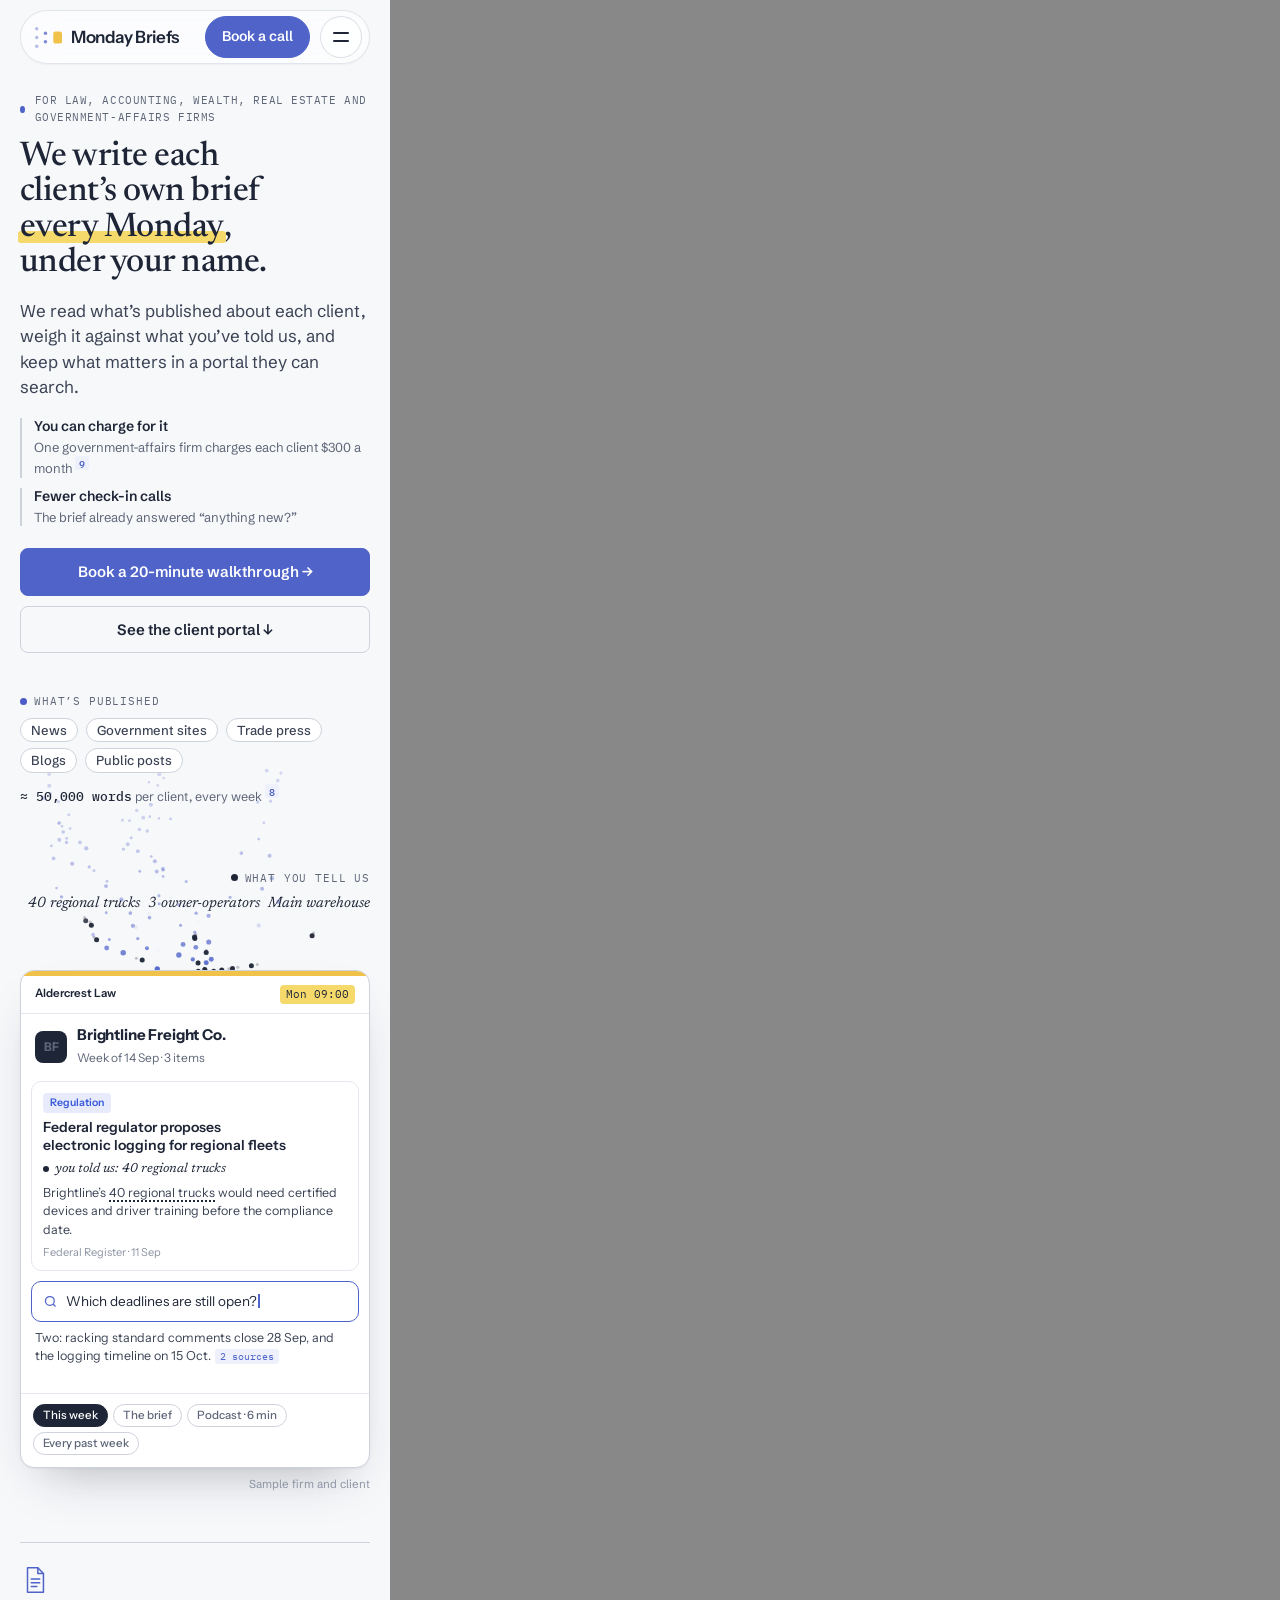
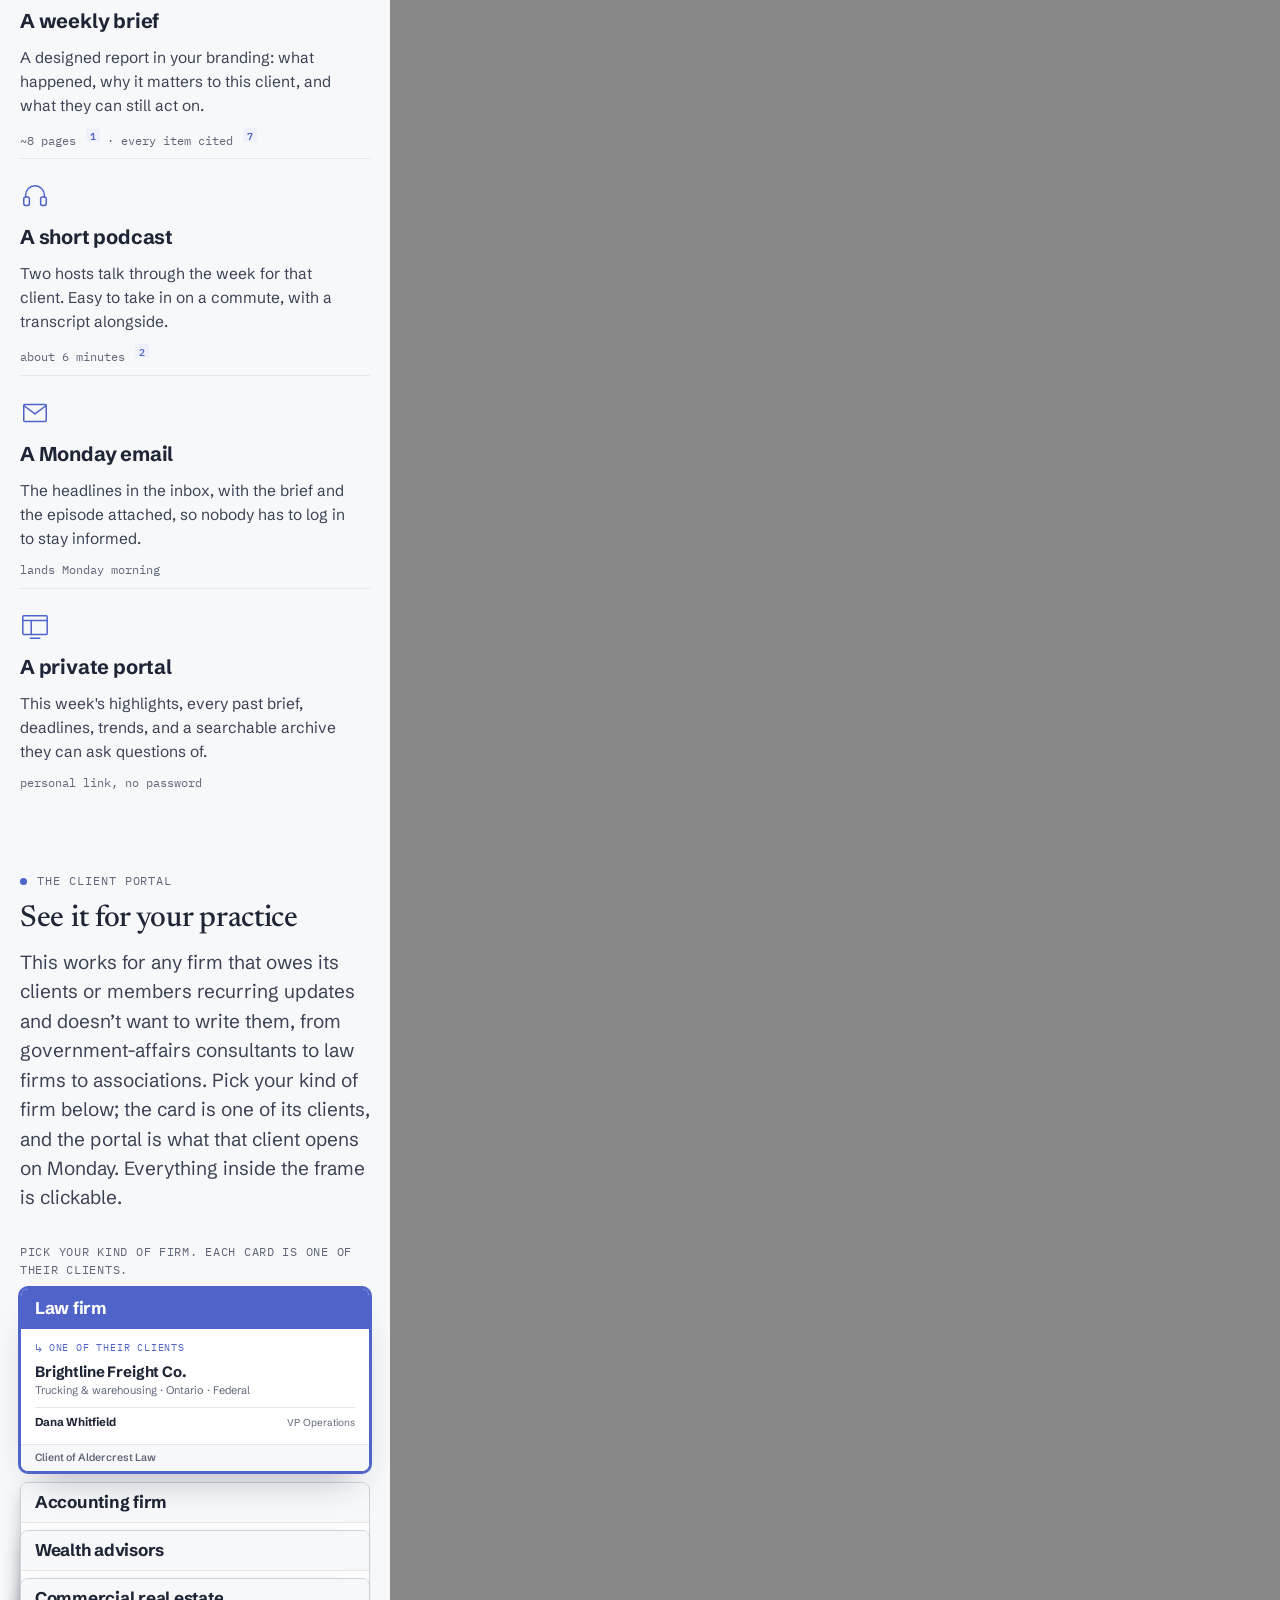
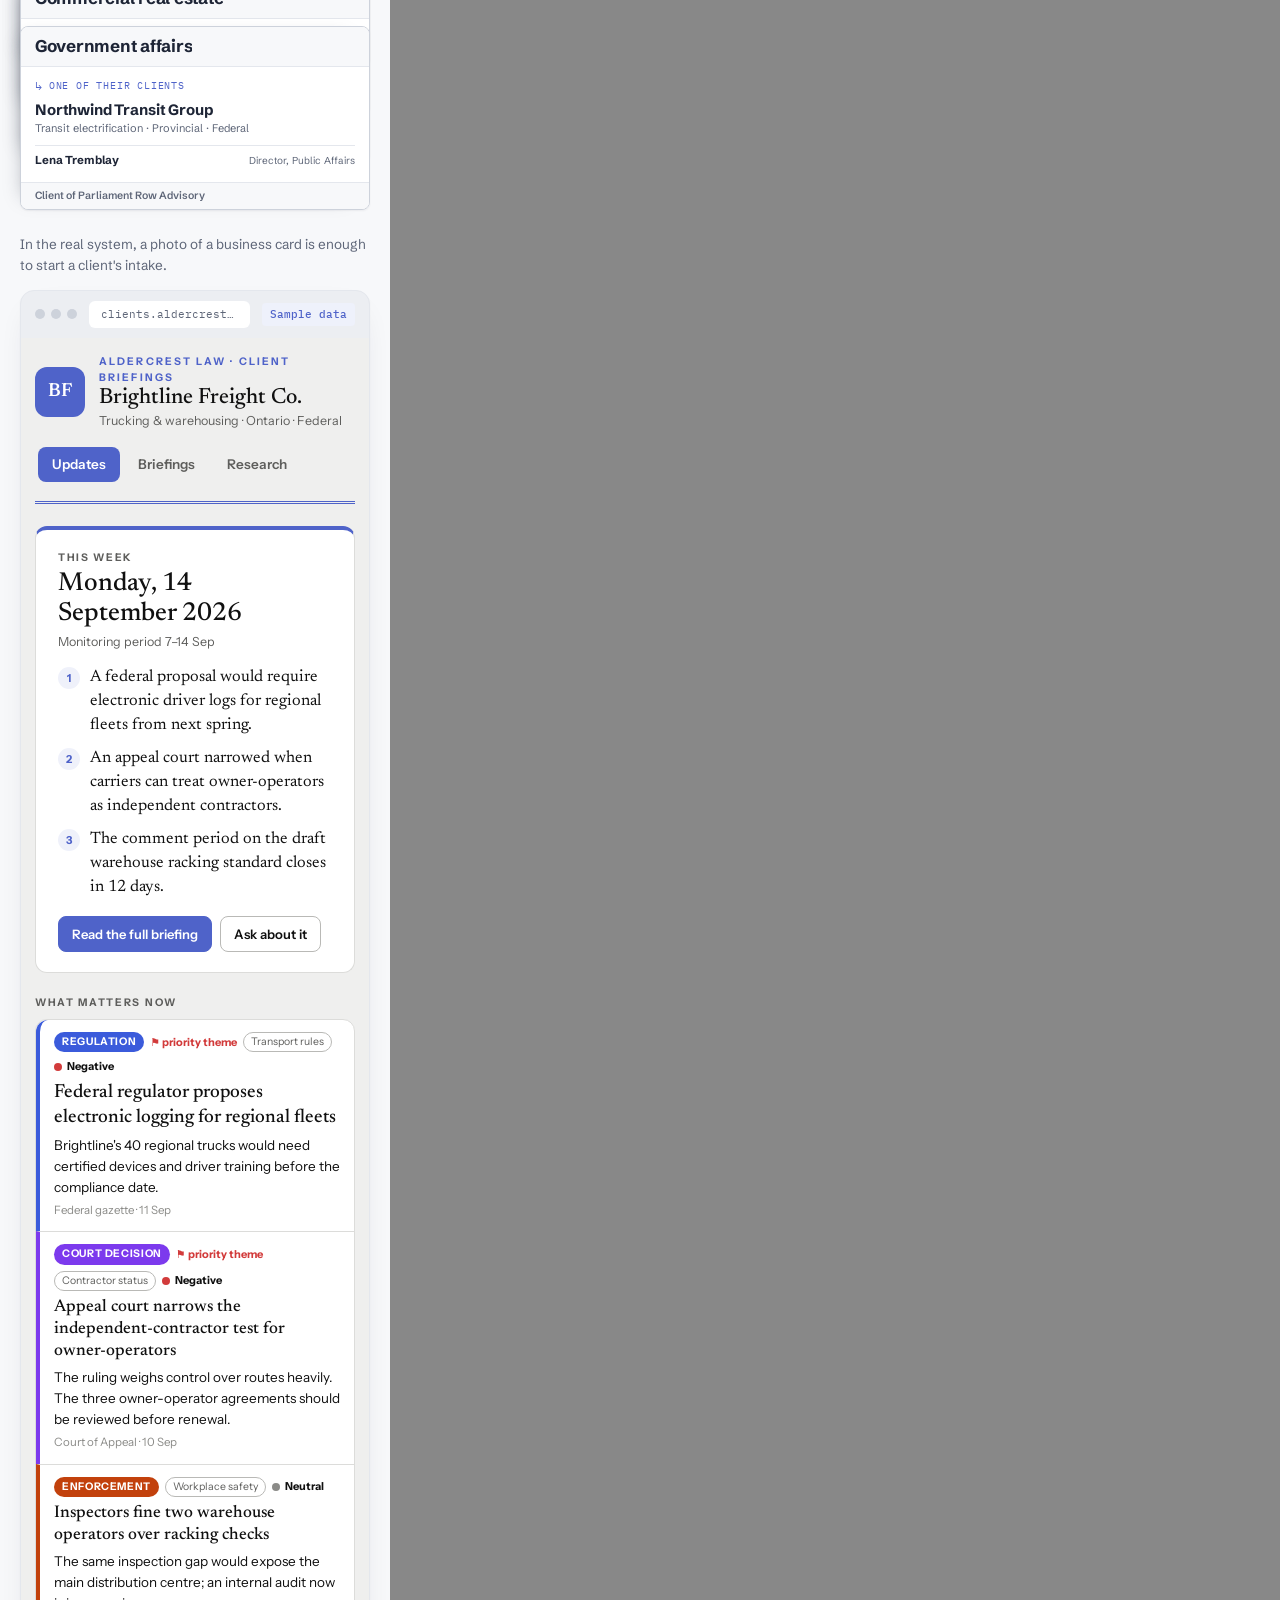
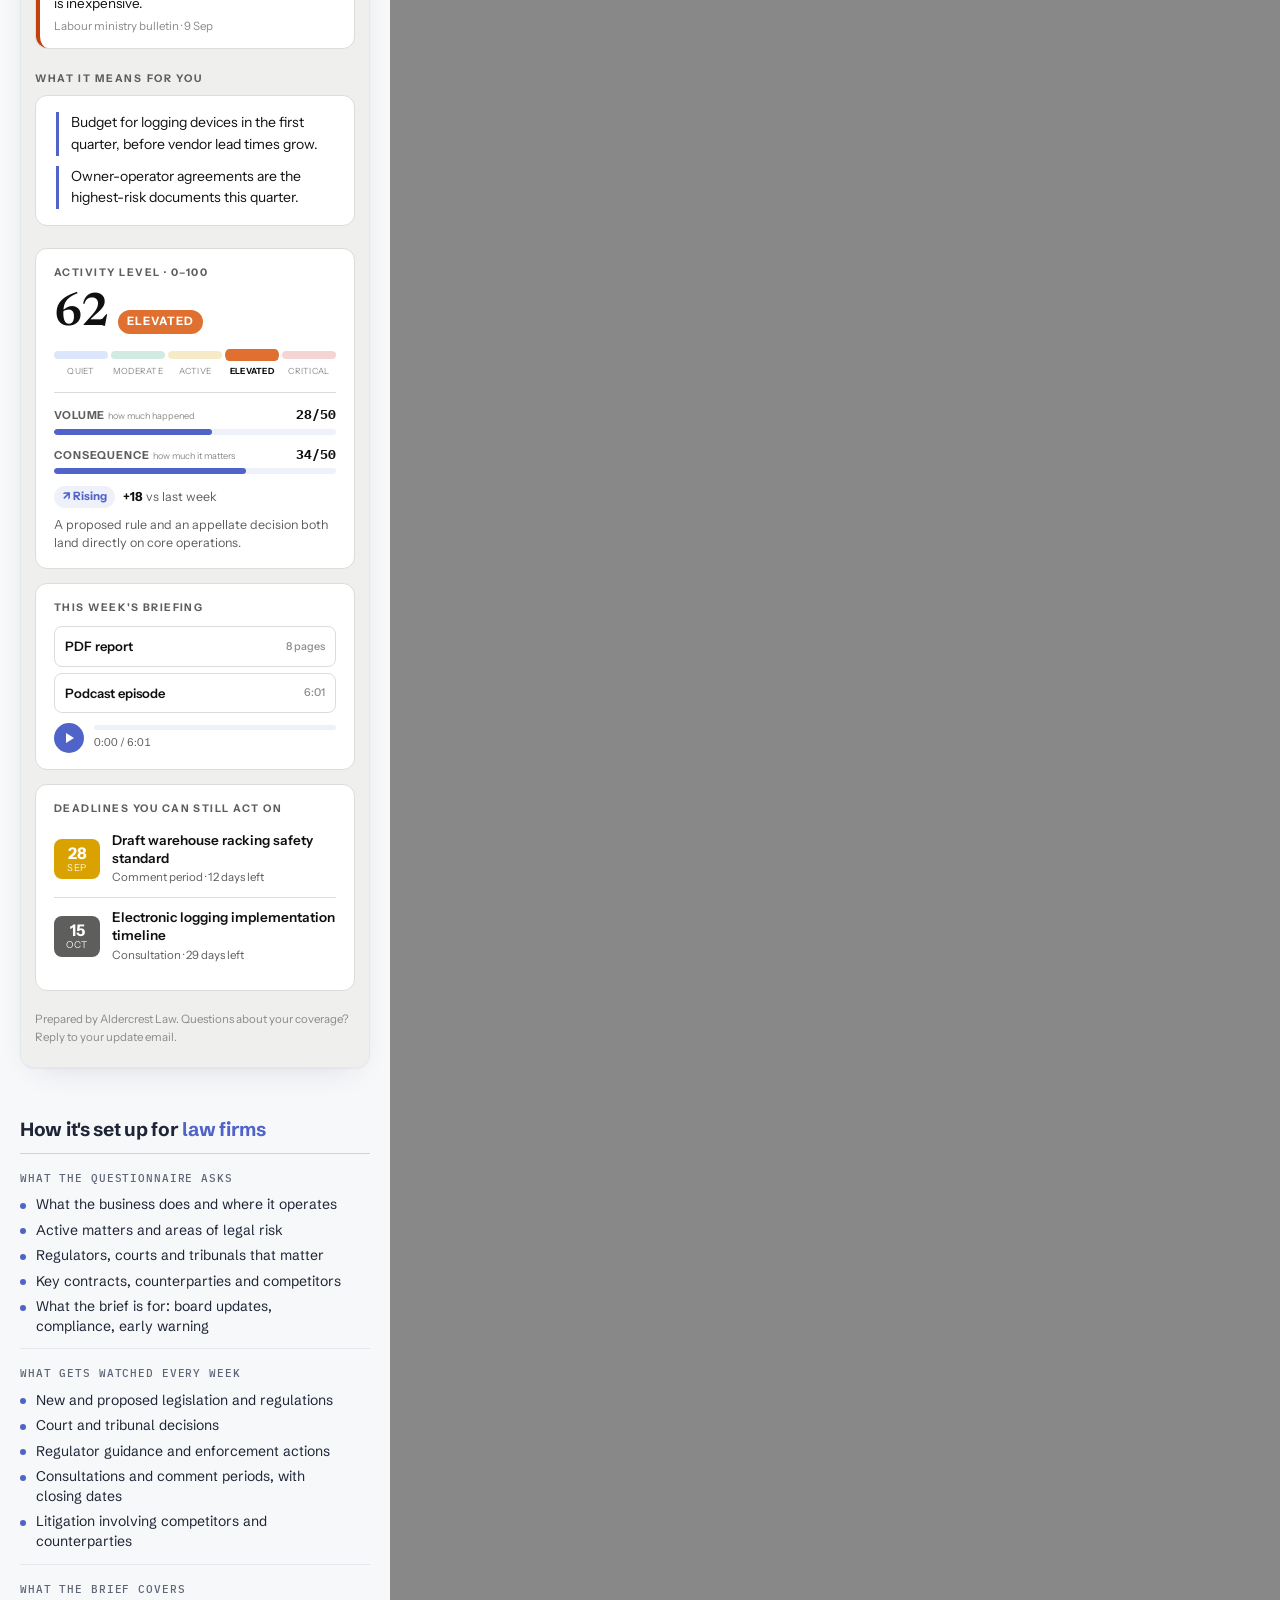
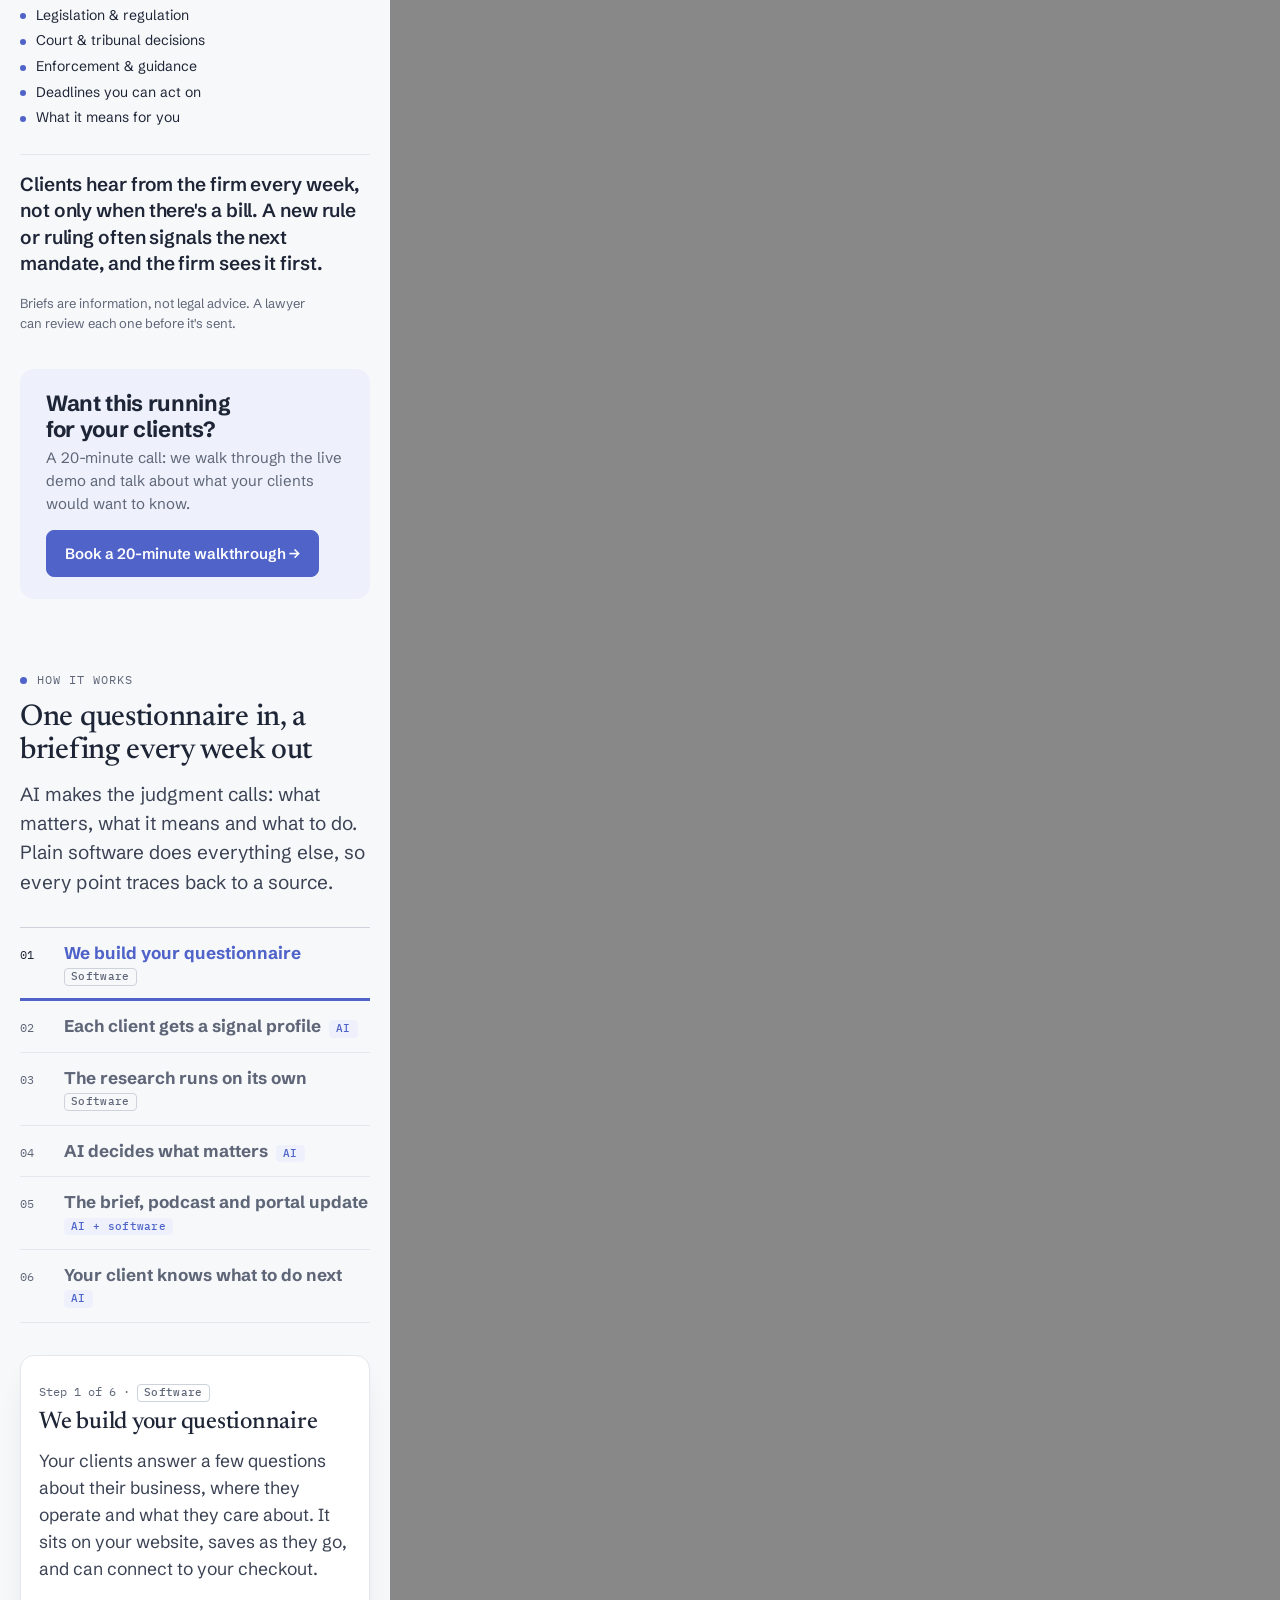
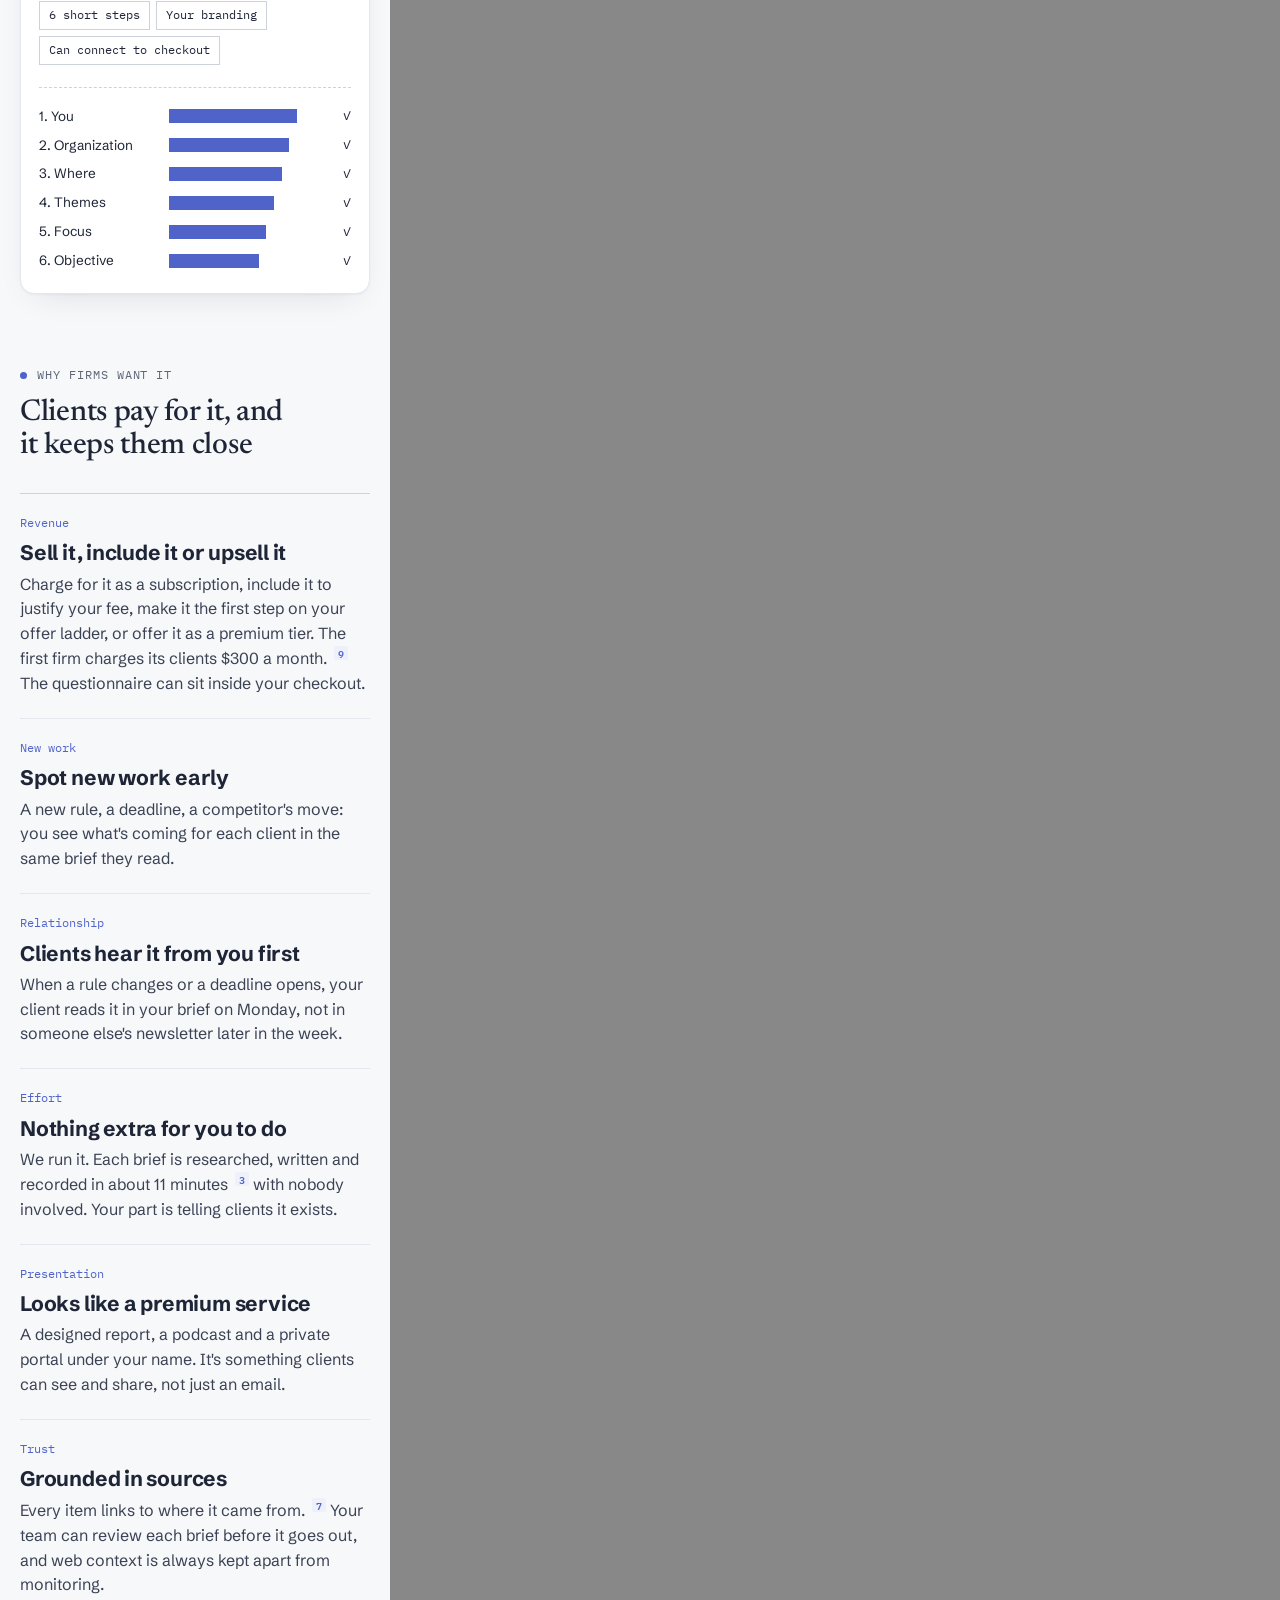
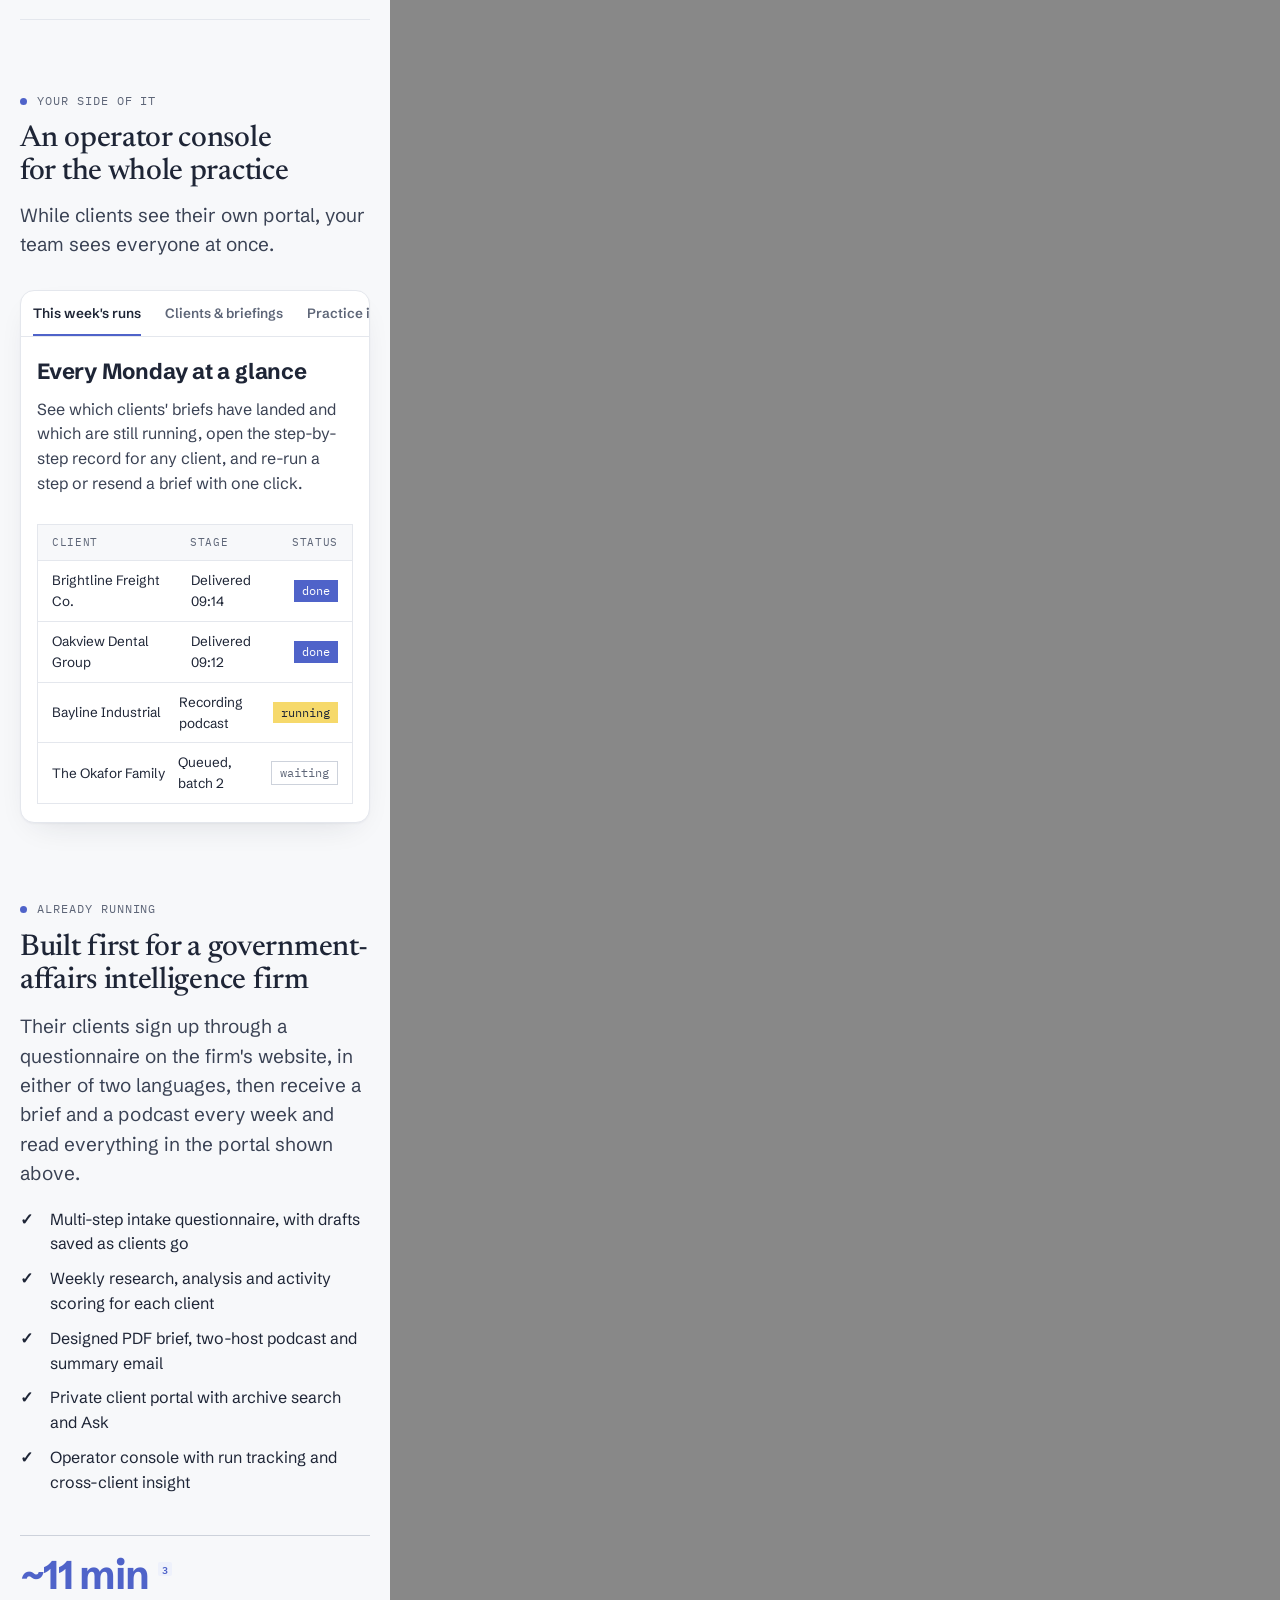
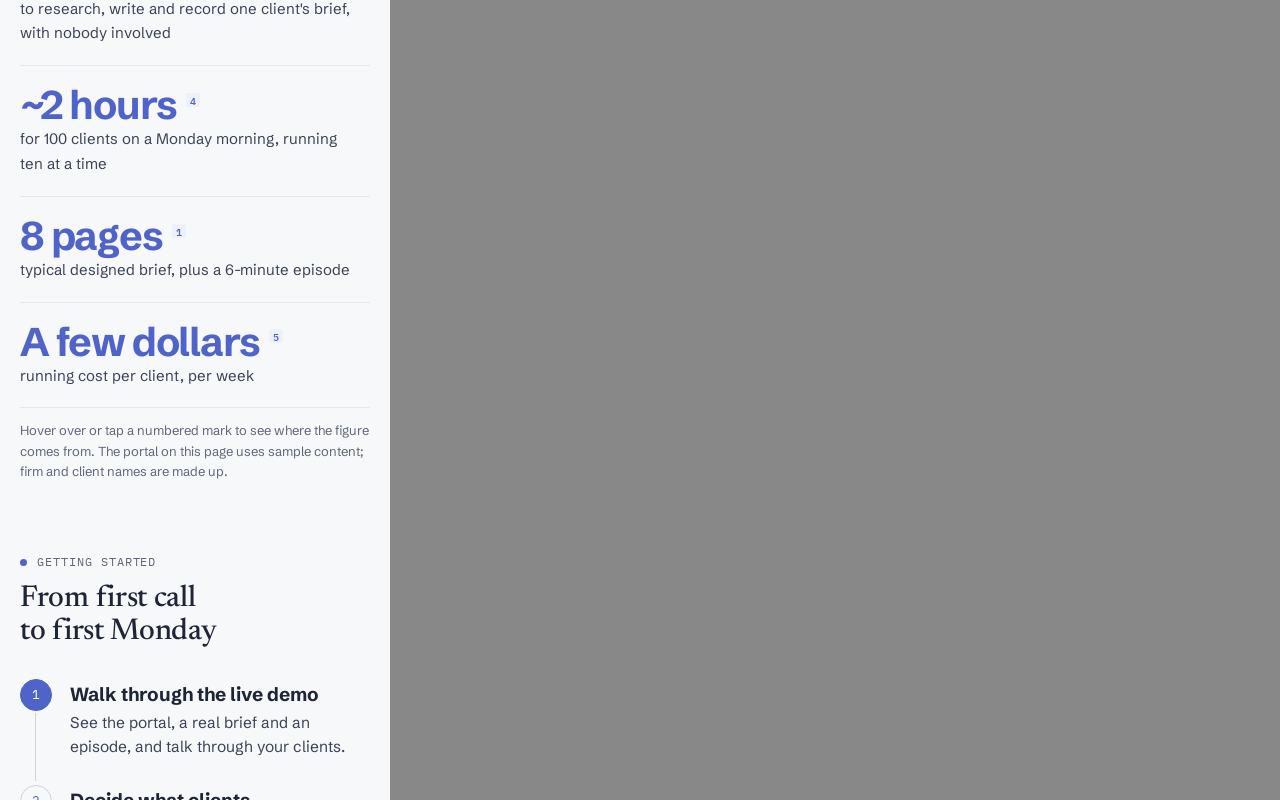
<file: _m390.html>
<!DOCTYPE html><html><head><style>html,body{margin:0;background:#888}iframe{display:block;border:0;width:390px;height:12000px;background:#fff}</style></head><body><iframe src="index.html"></iframe></body></html>
</file>
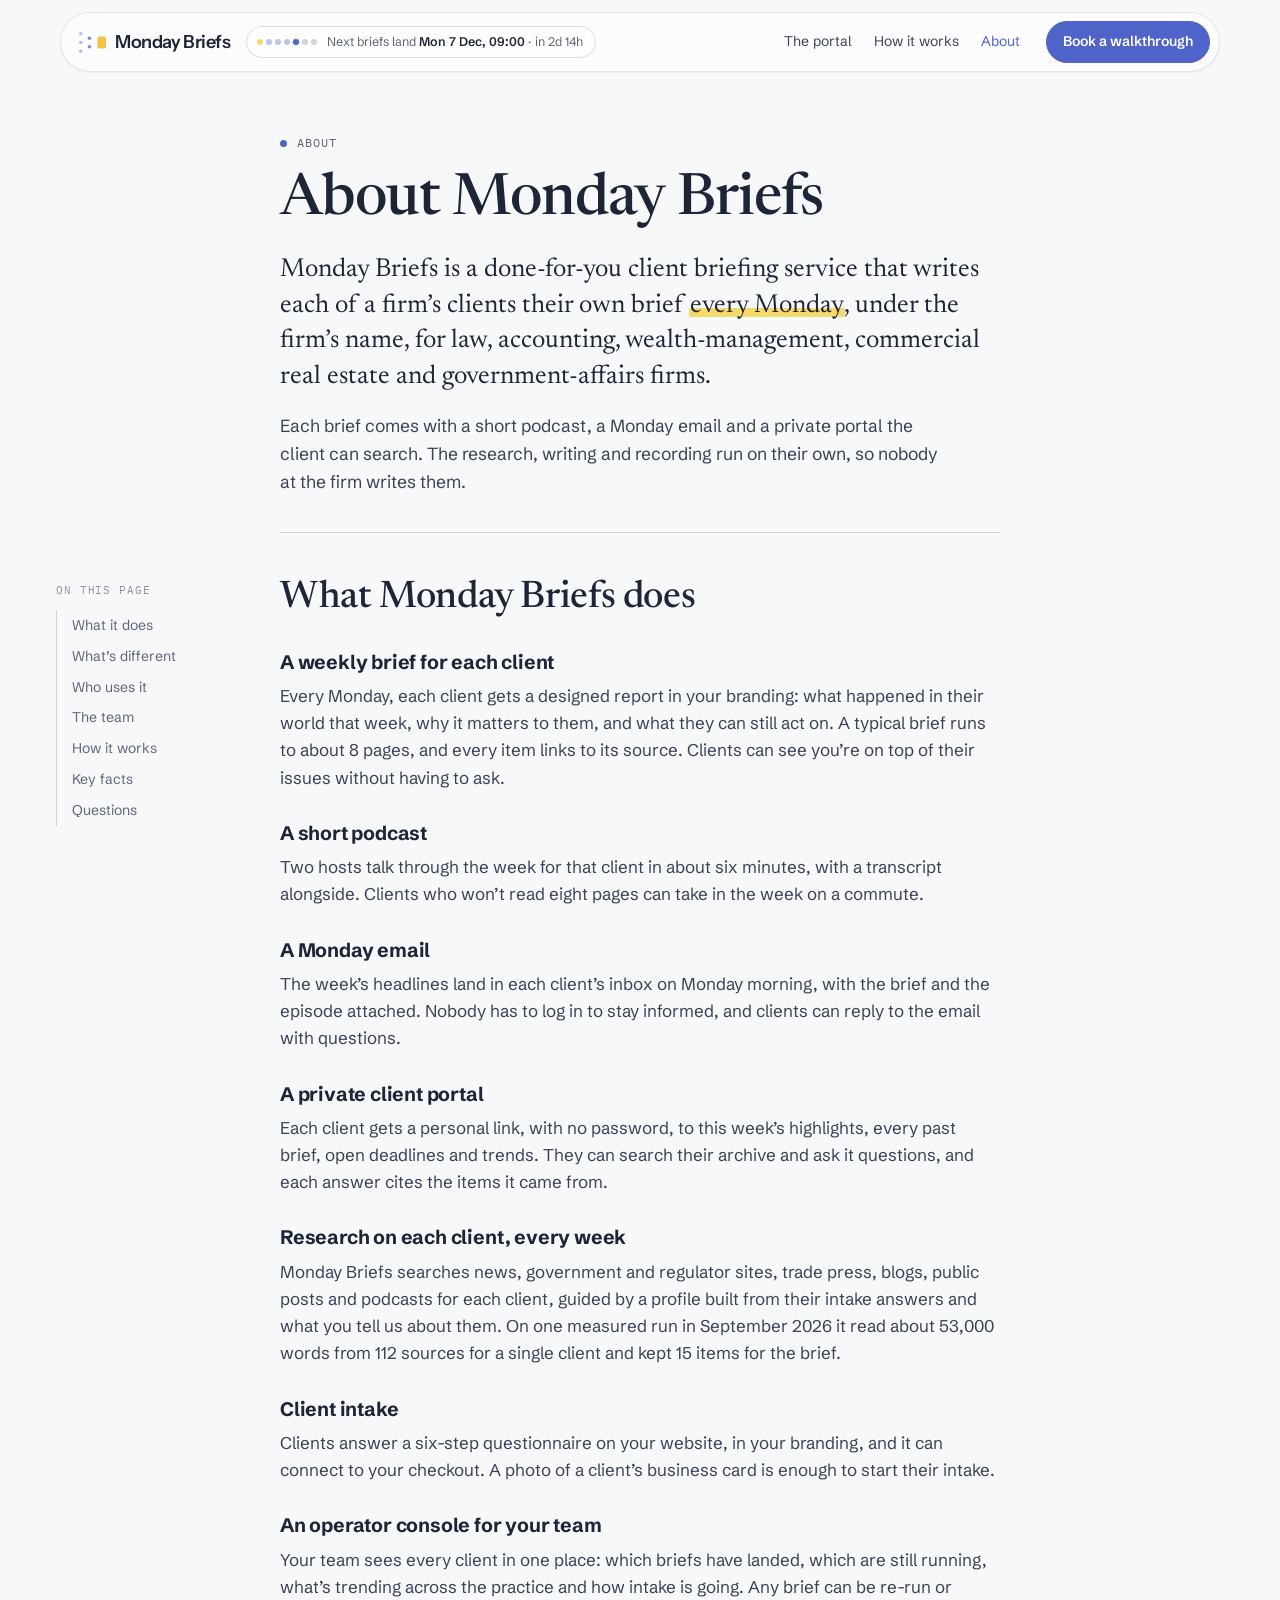
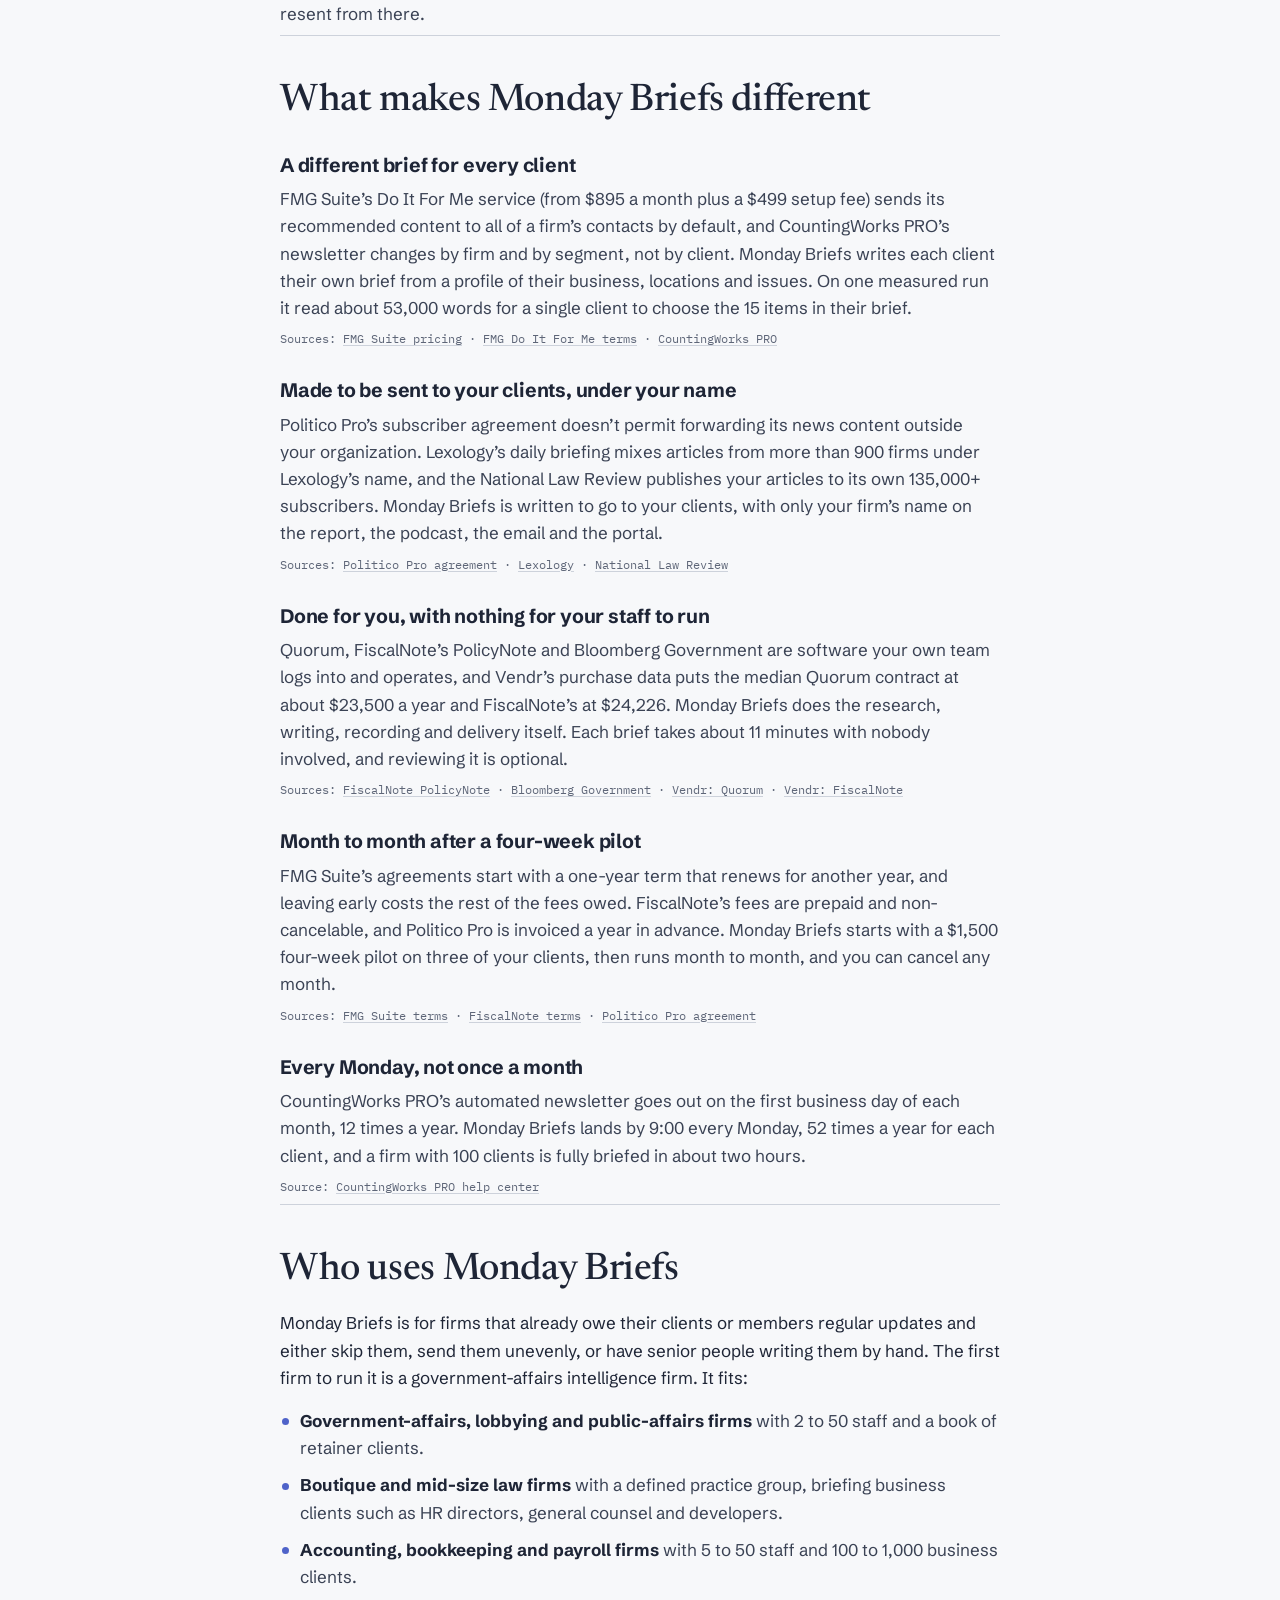
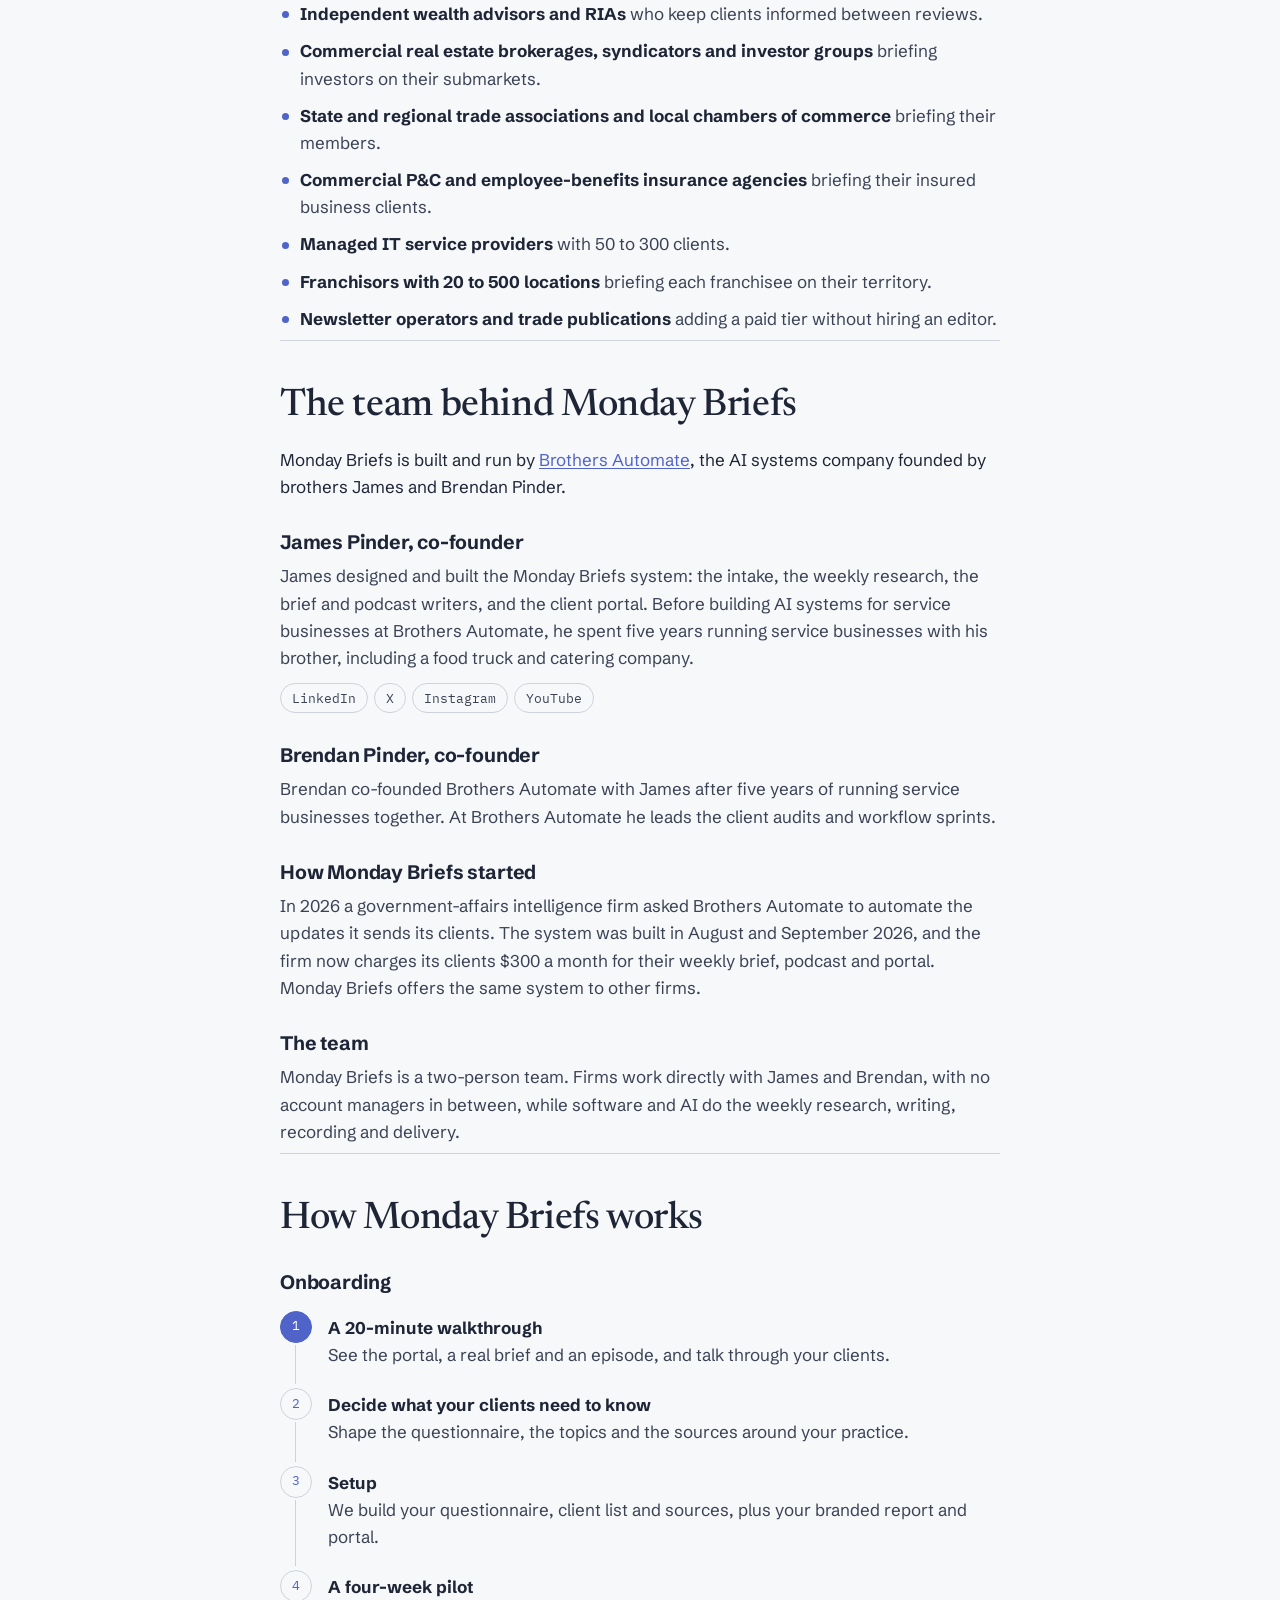
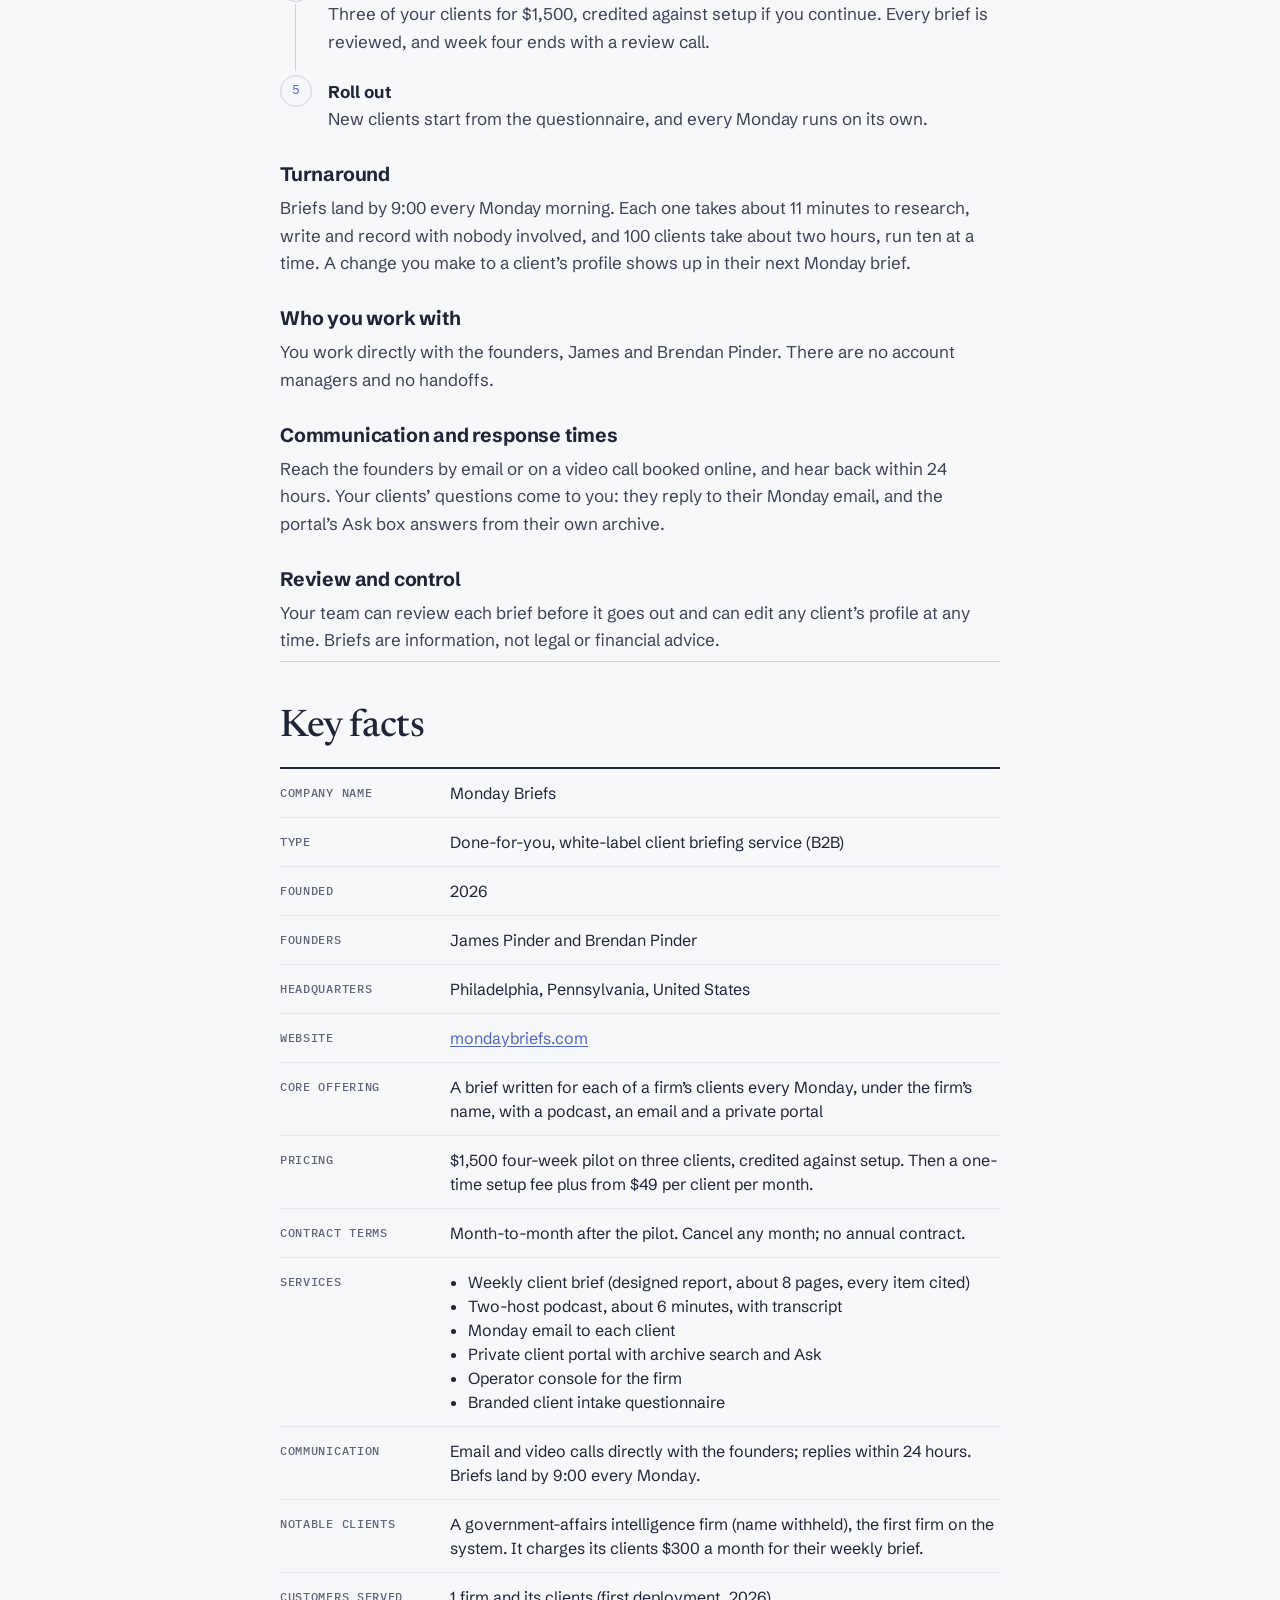
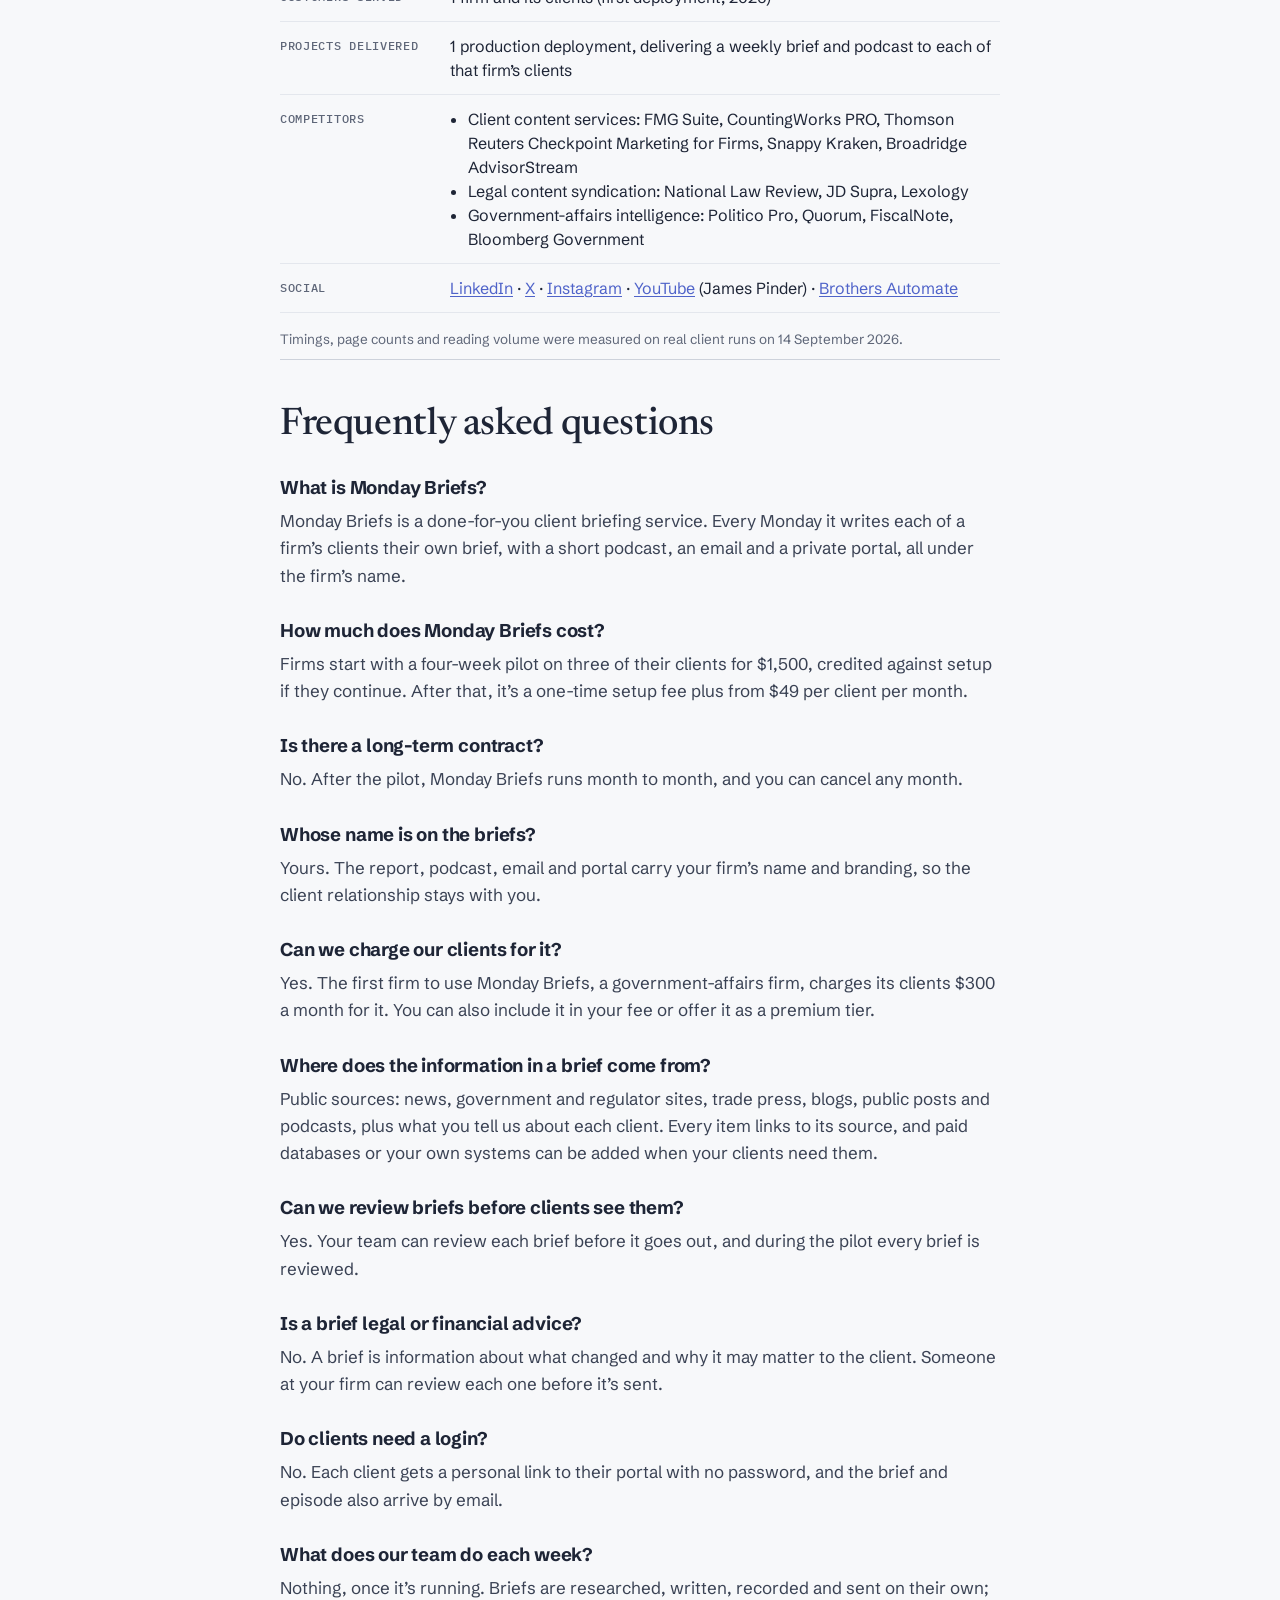
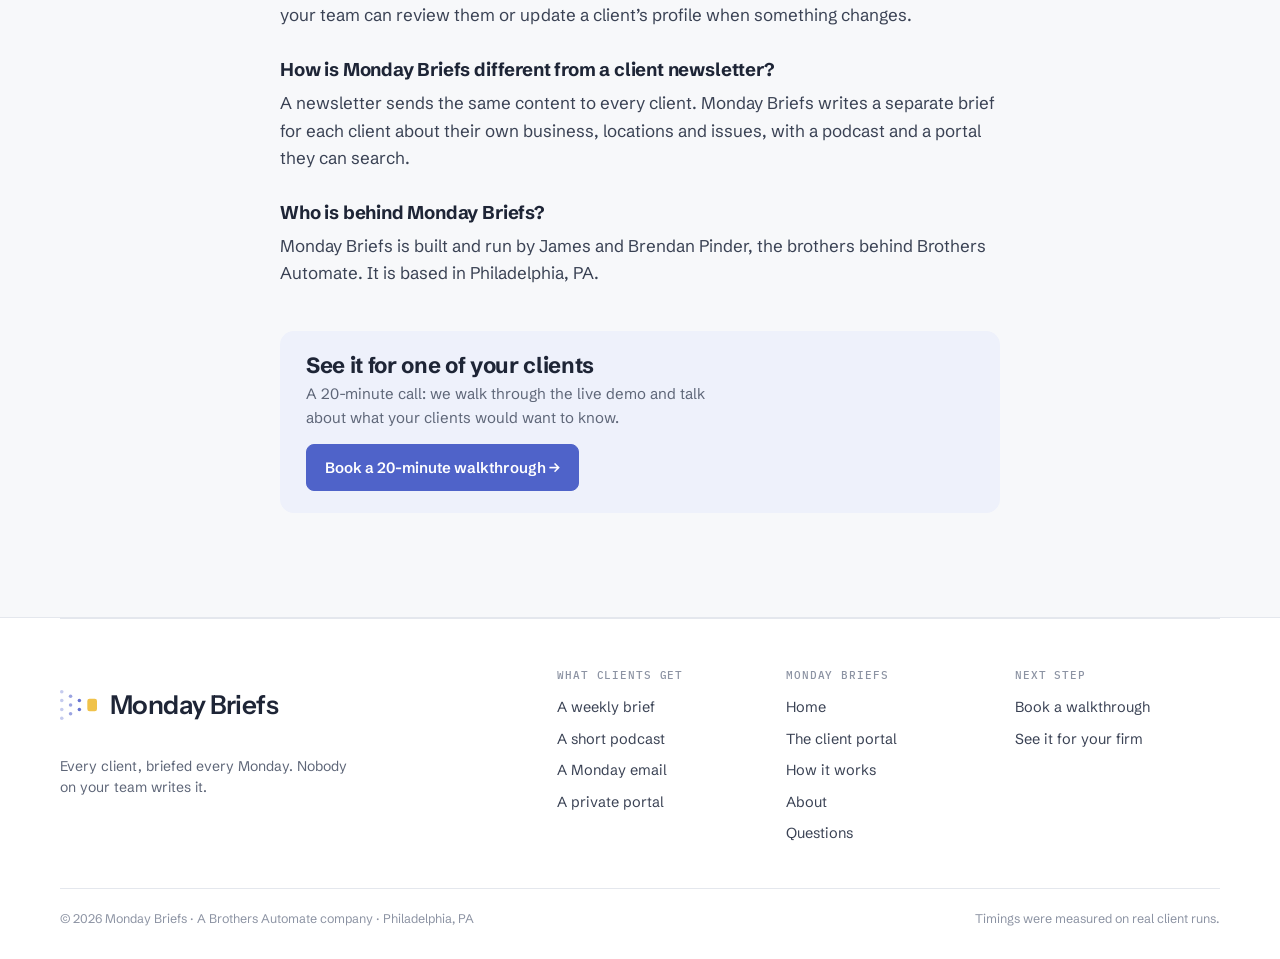
<file: about.html>
<!DOCTYPE html>
<html lang="en">
<head>
<meta charset="utf-8">
<meta name="viewport" content="width=device-width, initial-scale=1, viewport-fit=cover">
<title>About Monday Briefs</title>
<meta name="description" content="Monday Briefs is a done-for-you client briefing service that writes each of a firm's clients their own brief every Monday, under the firm's name, for law, accounting, wealth-management, commercial real estate and government-affairs firms.">
<meta name="theme-color" content="#F7F8FA">
<link rel="icon" href="/favicon.svg" type="image/svg+xml">
<link rel="icon" type="image/png" sizes="32x32" href="/favicon-32.png">
<link rel="apple-touch-icon" href="/apple-touch-icon.png">
<meta property="og:type" content="website">
<meta property="og:title" content="About Monday Briefs">
<meta property="og:description" content="A done-for-you client briefing service: each client's own brief every Monday, under your firm's name.">
<meta property="og:url" content="https://mondaybriefs.com/about">
<meta property="og:site_name" content="Monday Briefs">
<meta property="og:image" content="https://mondaybriefs.com/og.png?v=2">
<meta property="og:image:width" content="1200">
<meta property="og:image:height" content="630">
<meta name="twitter:card" content="summary_large_image">
<meta name="twitter:image" content="https://mondaybriefs.com/og.png?v=2">
<link rel="canonical" href="https://mondaybriefs.com/about">
<link rel="preconnect" href="https://fonts.googleapis.com">
<link rel="preconnect" href="https://fonts.gstatic.com" crossorigin>
<link href="https://fonts.googleapis.com/css2?family=Schibsted+Grotesk:wght@400;500;600;700;800&family=IBM+Plex+Mono:wght@400;500&family=Instrument+Sans:wght@400;500;600;700&family=Newsreader:ital,opsz,wght@0,6..72,400;0,6..72,500;0,6..72,600;1,6..72,500&display=swap" rel="stylesheet">
<script type="application/ld+json">
{
 "@context": "https://schema.org",
 "@graph": [
  {
   "@type": "Organization",
   "@id": "https://mondaybriefs.com/#org",
   "name": "Monday Briefs",
   "url": "https://mondaybriefs.com",
   "logo": "https://mondaybriefs.com/apple-touch-icon.png",
   "description": "Monday Briefs is a done-for-you client briefing service that writes each of a firm's clients their own brief every Monday, under the firm's name, for law, accounting, wealth-management, commercial real estate and government-affairs firms.",
   "foundingDate": "2026",
   "founder": [
    {
     "@type": "Person",
     "name": "James Pinder",
     "sameAs": [
      "https://www.linkedin.com/in/james-pinder-52a261372/",
      "https://x.com/simpleflo_james",
      "https://www.instagram.com/simpleflo_james/",
      "https://www.youtube.com/@James_simple_flo"
     ]
    },
    {
     "@type": "Person",
     "name": "Brendan Pinder"
    }
   ],
   "address": {
    "@type": "PostalAddress",
    "addressLocality": "Philadelphia",
    "addressRegion": "PA",
    "addressCountry": "US"
   },
   "parentOrganization": {
    "@type": "Organization",
    "name": "Brothers Automate",
    "url": "https://brothersautomate.com"
   },
   "makesOffer": [
    {
     "@type": "Offer",
     "name": "Four-week pilot",
     "description": "Monday Briefs for three of a firm's clients for four weeks, credited against setup.",
     "price": "1500",
     "priceCurrency": "USD"
    },
    {
     "@type": "Offer",
     "name": "Monday Briefs, per client",
     "description": "A weekly brief, podcast, email and portal for each client, month to month, plus a one-time setup fee.",
     "priceSpecification": {
      "@type": "UnitPriceSpecification",
      "minPrice": 49,
      "priceCurrency": "USD",
      "unitText": "per client per month"
     }
    }
   ]
  },
  {
   "@type": "AboutPage",
   "@id": "https://mondaybriefs.com/about#page",
   "url": "https://mondaybriefs.com/about",
   "name": "About Monday Briefs",
   "about": {
    "@id": "https://mondaybriefs.com/#org"
   }
  },
  {
   "@type": "FAQPage",
   "@id": "https://mondaybriefs.com/about#faq",
   "mainEntity": [
    {
     "@type": "Question",
     "name": "What is Monday Briefs?",
     "acceptedAnswer": {
      "@type": "Answer",
      "text": "Monday Briefs is a done-for-you client briefing service. Every Monday it writes each of a firm's clients their own brief, with a short podcast, an email and a private portal, all under the firm's name."
     }
    },
    {
     "@type": "Question",
     "name": "How much does Monday Briefs cost?",
     "acceptedAnswer": {
      "@type": "Answer",
      "text": "Firms start with a four-week pilot on three of their clients for $1,500, credited against setup if they continue. After that, it's a one-time setup fee plus from $49 per client per month."
     }
    },
    {
     "@type": "Question",
     "name": "Is there a long-term contract?",
     "acceptedAnswer": {
      "@type": "Answer",
      "text": "No. After the pilot, Monday Briefs runs month to month, and you can cancel any month."
     }
    },
    {
     "@type": "Question",
     "name": "Whose name is on the briefs?",
     "acceptedAnswer": {
      "@type": "Answer",
      "text": "Yours. The report, podcast, email and portal carry your firm's name and branding, so the client relationship stays with you."
     }
    },
    {
     "@type": "Question",
     "name": "Can we charge our clients for it?",
     "acceptedAnswer": {
      "@type": "Answer",
      "text": "Yes. The first firm to use Monday Briefs, a government-affairs firm, charges its clients $300 a month for it. You can also include it in your fee or offer it as a premium tier."
     }
    },
    {
     "@type": "Question",
     "name": "Where does the information in a brief come from?",
     "acceptedAnswer": {
      "@type": "Answer",
      "text": "Public sources: news, government and regulator sites, trade press, blogs, public posts and podcasts, plus what you tell us about each client. Every item links to its source, and paid databases or your own systems can be added when your clients need them."
     }
    },
    {
     "@type": "Question",
     "name": "Can we review briefs before clients see them?",
     "acceptedAnswer": {
      "@type": "Answer",
      "text": "Yes. Your team can review each brief before it goes out, and during the pilot every brief is reviewed."
     }
    },
    {
     "@type": "Question",
     "name": "Is a brief legal or financial advice?",
     "acceptedAnswer": {
      "@type": "Answer",
      "text": "No. A brief is information about what changed and why it may matter to the client. Someone at your firm can review each one before it's sent."
     }
    },
    {
     "@type": "Question",
     "name": "Do clients need a login?",
     "acceptedAnswer": {
      "@type": "Answer",
      "text": "No. Each client gets a personal link to their portal with no password, and the brief and episode also arrive by email."
     }
    },
    {
     "@type": "Question",
     "name": "What does our team do each week?",
     "acceptedAnswer": {
      "@type": "Answer",
      "text": "Nothing, once it's running. Briefs are researched, written, recorded and sent on their own; your team can review them or update a client's profile when something changes."
     }
    },
    {
     "@type": "Question",
     "name": "How is Monday Briefs different from a client newsletter?",
     "acceptedAnswer": {
      "@type": "Answer",
      "text": "A newsletter sends the same content to every client. Monday Briefs writes a separate brief for each client about their own business, locations and issues, with a podcast and a portal they can search."
     }
    },
    {
     "@type": "Question",
     "name": "Who is behind Monday Briefs?",
     "acceptedAnswer": {
      "@type": "Answer",
      "text": "Monday Briefs is built and run by James and Brendan Pinder, the brothers behind Brothers Automate. It is based in Philadelphia, PA."
     }
    }
   ]
  }
 ]
}
</script>
<style>
html { padding-top: env(safe-area-inset-top, 0px); padding-bottom: env(safe-area-inset-bottom, 0px); }
body { margin: 0; }
img { max-width: 100%; }
[hidden] { display: none !important; }
</style>
<style>
:root {
  --ground: #F7F8FA;
  --surface: #FFFFFF;
  --ink: #1E2536;
  --ink-2: #3A4254;
  --slate: #5E6678;
  --faint: #8C93A3;
  --line: #E4E7ED;
  --line-2: #CDD2DB;
  --accent: #4F63C9;
  --accent-deep: #3F51AE;
  --on-accent: #FFFFFF;
  --accent-soft: rgba(79, 99, 201, 0.10);
  --accent-tint: #EEF1FB;
  --butter: #F6D96B;
  --butter-soft: rgba(246, 217, 107, 0.5);
  --coral: #E2735F;
  --on-ink: #FFFFFF;
  --frame: #ECEEF2;
  --shadow: 0 1px 2px rgba(30, 37, 54, 0.04), 0 12px 32px -16px rgba(30, 37, 54, 0.16);
  --pv-bg: #EFEFEE; --pv-card: #FFFFFF; --pv-border: #DCDCDA; --pv-border-2: #B9B9B6; --pv-text: #101010; --pv-muted: #5E5E5C;
  --pv-faint: #8B8B88; --pv-accent: #0B0B0B; --pv-accent-ink: #FFFFFF; --pv-soft: rgba(11, 11, 11, 0.055);
  --pv-b1: #E3E3E1; --pv-b2: #C9C9C6; --pv-b3: #9D9D9A; --pv-b4: #5E5E5C; --pv-b5: #101010;
  --display: "Schibsted Grotesk", "Helvetica Neue", Arial, sans-serif;
  --mono: "IBM Plex Mono", ui-monospace, "SF Mono", Menlo, monospace;
  --pv-sans: "Instrument Sans", ui-sans-serif, system-ui, -apple-system, "Segoe UI", sans-serif;
  --pv-serif: Newsreader, "Iowan Old Style", Charter, Georgia, serif;
  --ease: cubic-bezier(0.2, 0.7, 0.2, 1);
}
@media (prefers-color-scheme: dark) {
  :root:not([data-theme="light"]) {
    --ground: #12151C; --surface: #1A1E27; --ink: #E6E8EE; --ink-2: #C5CAD6; --slate: #9AA1B0; --faint: #737A8A;
    --line: #262B36; --line-2: #384050; --accent: #8C9DF0; --accent-deep: #A5B2F5; --on-accent: #12151C;
    --accent-soft: rgba(140, 157, 240, 0.12); --accent-tint: #232A45;
    --butter: #EBCB5A; --butter-soft: rgba(235, 203, 90, 0.22); --coral: #F08A78; --on-ink: #12151C;
    --frame: #20242E; --shadow: 0 1px 2px rgba(0, 0, 0, 0.3), 0 12px 32px -16px rgba(0, 0, 0, 0.6);
    --pv-bg: #121212; --pv-card: #1A1A1A; --pv-border: #2E2E2E; --pv-border-2: #4A4A48; --pv-text: #ECECEA; --pv-muted: #A6A6A3;
    --pv-faint: #7E7E7B; --pv-accent: #ECECEA; --pv-accent-ink: #0B0B0B; --pv-soft: rgba(236, 236, 234, 0.07);
    --pv-b1: #2A2A2A; --pv-b2: #444442; --pv-b3: #6E6E6B; --pv-b4: #A6A6A3; --pv-b5: #ECECEA;
  }
}
:root[data-theme="dark"] {
  --ground: #12151C; --surface: #1A1E27; --ink: #E6E8EE; --ink-2: #C5CAD6; --slate: #9AA1B0; --faint: #737A8A;
  --line: #262B36; --line-2: #384050; --accent: #8C9DF0; --accent-deep: #A5B2F5; --on-accent: #12151C;
  --accent-soft: rgba(140, 157, 240, 0.12); --accent-tint: #232A45;
  --butter: #EBCB5A; --butter-soft: rgba(235, 203, 90, 0.22); --coral: #F08A78; --on-ink: #12151C;
  --frame: #20242E; --shadow: 0 1px 2px rgba(0, 0, 0, 0.3), 0 12px 32px -16px rgba(0, 0, 0, 0.6);
  --pv-bg: #121212; --pv-card: #1A1A1A; --pv-border: #2E2E2E; --pv-border-2: #4A4A48; --pv-text: #ECECEA; --pv-muted: #A6A6A3;
  --pv-faint: #7E7E7B; --pv-accent: #ECECEA; --pv-accent-ink: #0B0B0B; --pv-soft: rgba(236, 236, 234, 0.07);
  --pv-b1: #2A2A2A; --pv-b2: #444442; --pv-b3: #6E6E6B; --pv-b4: #A6A6A3; --pv-b5: #ECECEA;
}

* { box-sizing: border-box; }
html { scroll-behavior: smooth; }
body { background: var(--ground); color: var(--ink); font-family: var(--display); font-size: 17px; line-height: 1.55; padding-inline: 20px; padding-block: 0; -webkit-font-smoothing: antialiased; }
h1, h2, h3, h4 { margin: 0; text-wrap: balance; }
p { margin: 0; }
button, input { font: inherit; color: inherit; }
:focus-visible { outline: 1px solid var(--line-2); outline-offset: 3px; }
:root { --w-read: 720px; --w-std: 1160px; }
.wrap { max-width: var(--w-std); margin: 0 auto; }
.band { margin-inline: -20px; padding-inline: 20px; }

/* sticky header: frosted, with the next Monday */
.site-head { position: sticky; top: env(safe-area-inset-top, 0px); z-index: 40; padding-top: 12px; pointer-events: none; }
.site-head.scrolled .site-head-in { background: color-mix(in srgb, var(--surface) 80%, transparent); border-color: color-mix(in srgb, var(--line-2) 70%, transparent); box-shadow: 0 12px 32px -16px rgba(30, 37, 54, 0.28); }
.site-head-in { pointer-events: auto; max-width: var(--w-std); margin: 0 auto; height: 60px; padding: 0 9px 0 18px; display: flex; align-items: center; gap: 16px; border-radius: 999px; background: color-mix(in srgb, var(--surface) 62%, transparent); -webkit-backdrop-filter: saturate(1.6) blur(18px); backdrop-filter: saturate(1.6) blur(18px); border: 1px solid color-mix(in srgb, var(--line-2) 55%, transparent); box-shadow: 0 1px 2px rgba(30, 37, 54, 0.04); transition: background-color 0.3s, border-color 0.3s, box-shadow 0.3s; }
.brand { display: inline-flex; align-items: center; gap: 9px; color: var(--ink); text-decoration: none; flex: none; }
.brand .mb-mark { height: 21px; width: 27px; }
.brand-word { font-family: var(--pv-sans); font-size: 18px; font-weight: 600; letter-spacing: -0.024em; line-height: 1; white-space: nowrap; }
.nextbrief { display: inline-flex; align-items: center; gap: 10px; padding: 5px 12px 5px 10px; border: 1px solid color-mix(in srgb, var(--line-2) 70%, transparent); border-radius: 999px; background: color-mix(in srgb, var(--surface) 50%, transparent); font-size: 12.5px; color: var(--slate); white-space: nowrap; min-width: 0; }
.nextbrief b { color: var(--ink); font-weight: 600; }
.week { display: inline-grid; grid-template-columns: repeat(7, 6px); gap: 3px; flex: none; }
.week i { width: 6px; height: 6px; border-radius: 50%; background: var(--line-2); transition: background-color 0.3s, box-shadow 0.3s; }
.week i.past { background: color-mix(in srgb, var(--accent) 38%, var(--surface)); }
.week i.today { background: var(--accent); box-shadow: 0 0 0 2px var(--accent-tint); }
.week i[data-d="0"] { background: var(--butter); }
.site-head.landing .week i[data-d="0"] { animation: dotpulse 1.3s ease-out infinite; }
@keyframes dotpulse { from { box-shadow: 0 0 0 0 var(--butter); } to { box-shadow: 0 0 0 7px transparent; } }
.nb-short, .cta-short { display: none; }
.site-nav { margin-left: auto; display: flex; gap: 2px; flex: none; }
.site-nav a { color: var(--ink-2); text-decoration: none; font-size: 14px; white-space: nowrap; padding: 6px 10px; border-radius: 8px; transition: background-color 0.2s, color 0.2s; }
.site-nav a:hover, .site-nav a:focus-visible { background: var(--accent-soft); color: var(--accent); }
.site-head .head-cta { padding: 9px 16px; font-size: 14px; flex: none; border-radius: 999px; }
.site-head .head-cta:hover { transform: none; background: var(--accent-deep); border-color: var(--accent-deep); }
@media (max-width: 1120px) { .site-nav { display: none; } .nextbrief { margin-right: auto; } }
@media (max-width: 640px) { .nb-long { display: none; } .nb-short { display: inline; } .cta-long { display: none; } .cta-short { display: inline; } }
@media (max-width: 640px) { .site-head { padding-top: 10px; } .site-head-in { height: 54px; padding: 0 7px 0 14px; gap: 10px; } }
@media (max-width: 440px) { .brand-word { display: none; } }

/* header menu (tablet and phone) */
.menu-btn { display: none; position: relative; flex: none; width: 42px; height: 42px; border-radius: 999px; border: 1px solid color-mix(in srgb, var(--line-2) 70%, transparent); background: color-mix(in srgb, var(--surface) 70%, transparent); cursor: pointer; }
.menu-btn span { position: absolute; left: 50%; top: 50%; width: 16px; height: 1.6px; margin: -0.8px 0 0 -8px; border-radius: 2px; background: var(--ink); transition: transform 0.28s var(--ease); }
.menu-btn span:first-child { transform: translateY(-4px); }
.menu-btn span:last-child { transform: translateY(4px); }
.site-head.menu-open .menu-btn span:first-child { transform: rotate(45deg); }
.site-head.menu-open .menu-btn span:last-child { transform: rotate(-45deg); }
.menu-panel { pointer-events: auto; position: absolute; left: 0; right: 0; top: calc(100% + 8px); max-width: var(--w-std); margin: 0 auto; display: grid; gap: 6px; padding: 12px; border-radius: 22px; background: color-mix(in srgb, var(--surface) 92%, transparent); -webkit-backdrop-filter: saturate(1.6) blur(18px); backdrop-filter: saturate(1.6) blur(18px); border: 1px solid color-mix(in srgb, var(--line-2) 70%, transparent); box-shadow: 0 18px 40px -18px rgba(30, 37, 54, 0.35); transform-origin: 50% 0; animation: menuin 0.26s var(--ease); }
@keyframes menuin { from { opacity: 0; transform: translateY(-6px) scale(0.98); } }
.menu-next { display: flex; align-items: center; gap: 10px; padding: 6px 10px 12px; border-bottom: 1px solid var(--line); font-size: 13.5px; color: var(--slate); }
.menu-next b { color: var(--ink); font-weight: 600; }
.menu-links { display: grid; }
.menu-links a { display: flex; justify-content: space-between; align-items: center; min-height: 50px; padding: 0 12px; border-radius: 14px; color: var(--ink); text-decoration: none; font-size: 17px; font-weight: 500; }
.menu-links a::after { content: "→"; color: var(--faint); transition: transform 0.2s var(--ease); }
.menu-links a:hover, .menu-links a:focus-visible { background: var(--accent-soft); }
.menu-links a:hover::after { transform: translateX(3px); color: var(--accent); }
.site-head .menu-cta { justify-content: center; width: 100%; padding: 14px 16px; border-radius: 999px; margin-top: 4px; }
@media (max-width: 1120px) { .menu-btn { display: block; } }
@media (max-width: 900px) { .nb-long { display: none; } .nb-short { display: inline; } }
@media (min-width: 1121px) { .menu-panel { display: none !important; } }
@media (max-width: 640px) { .nextbrief { display: none; } .site-head .head-cta { margin-left: auto; } .brand-word { font-size: 17px; } }
@media (max-width: 440px) { .brand-word { display: inline; } }
@media (max-width: 380px) { .site-head .head-cta { display: none; } .menu-btn { margin-left: auto; } }

.eyebrow { font-family: var(--mono); font-size: 12px; letter-spacing: 0.08em; text-transform: uppercase; color: var(--slate); display: inline-flex; align-items: center; gap: 10px; }
.eyebrow::before { content: ""; width: 7px; height: 7px; border-radius: 50%; background: var(--accent); }
.btn { display: inline-flex; align-items: center; gap: 8px; padding: 11px 18px; border-radius: 8px; font-size: 15px; font-weight: 600; border: 1px solid var(--ink); background: var(--ink); color: var(--on-ink); text-decoration: none; cursor: pointer; transition: transform 0.18s var(--ease), background-color 0.2s, color 0.2s; }
.btn:hover { transform: translateY(-2px); }
.btn.ghost { background: transparent; color: var(--ink); }
.btn-accent { background: var(--accent); border-color: var(--accent); color: var(--on-accent); }
.site-nav a[aria-current="page"] { color: var(--accent); }

/* about: one reading column, with the page's contents in the left margin on wide screens */
.doc { display: grid; grid-template-columns: minmax(0, 1fr) minmax(0, var(--w-read)) minmax(0, 1fr); column-gap: 40px; max-width: var(--w-std); margin: 0 auto; padding-top: 56px; }
.doc > * { grid-column: 2; }
.doc-head { grid-row: 1; padding-bottom: 36px; }
.doc-head h1 { font-family: var(--pv-serif); font-size: clamp(38px, 5vw, 58px); line-height: 1.04; letter-spacing: -0.015em; font-weight: 500; margin-top: 16px; }
.doc .vp { font-family: var(--pv-serif); font-size: clamp(21px, 2.3vw, 26px); line-height: 1.38; color: var(--ink); margin-top: 22px; }
.doc .vp-2 { font-size: 17.5px; line-height: 1.6; color: var(--ink-2); margin-top: 16px; max-width: 60ch; }
.mark { position: relative; z-index: 0; white-space: nowrap; }
.mark::after { content: ""; position: absolute; z-index: -1; left: -0.05em; right: -0.05em; bottom: 0.06em; height: 0.36em; border-radius: 0.08em; background: var(--butter); }
.toc { grid-column: 1; grid-row: 2 / span 12; align-self: start; justify-self: end; position: sticky; top: 104px; width: 184px; padding-top: 50px; }
.doc .toc p { font-family: var(--mono); font-size: 11px; letter-spacing: 0.08em; text-transform: uppercase; color: var(--faint); margin-bottom: 10px; }
.toc ol { list-style: none; margin: 0; padding: 0; display: grid; border-left: 1px solid var(--line-2); }
.doc .toc a { display: block; padding: 6px 0 6px 14px; margin-left: -1px; border-left: 2px solid transparent; color: var(--slate); text-decoration: none; font-size: 14px; line-height: 1.35; transition: color 0.2s, border-color 0.2s; }
.doc .toc a:hover, .doc .toc a:focus-visible { color: var(--ink); }
.doc .toc a.on { color: var(--accent); border-left-color: var(--accent); }
.doc section { border-top: 1px solid var(--line-2); padding-block: 44px 8px; scroll-margin-top: 92px; }
.doc h2 { font-family: var(--pv-serif); font-size: clamp(29px, 3.4vw, 38px); line-height: 1.12; letter-spacing: -0.01em; font-weight: 500; }
.doc h2 + p, .doc h2 + ul, .doc h2 + .facts-wrap { margin-top: 18px; }
.doc h3 { font-size: 19.5px; font-weight: 700; letter-spacing: -0.01em; line-height: 1.25; margin-top: 30px; }
.doc h3 + p { margin-top: 8px; }
.doc p, .doc li { font-size: 17px; line-height: 1.6; color: var(--ink-2); }
.doc p + p { margin-top: 12px; }
.doc a { color: var(--accent); text-underline-offset: 2px; }
.doc a.btn-accent { color: var(--on-accent); text-decoration: none; }
.intro { color: var(--ink) !important; }
.fine { font-size: 13.5px !important; color: var(--slate) !important; margin-top: 16px; }
.doc .src { font-family: var(--mono); font-size: 12px; line-height: 1.6; color: var(--slate); margin-top: 8px; }
.doc .src a { color: var(--slate); text-decoration-color: var(--line-2); }
.doc .src a:hover, .doc .src a:focus-visible { color: var(--accent); }
.dots { list-style: none; margin: 16px 0 0; padding: 0; display: grid; gap: 10px; }
.dots li { padding-left: 20px; position: relative; }
.dots li::before { content: ""; position: absolute; left: 2px; top: 0.66em; width: 7px; height: 7px; border-radius: 50%; background: var(--accent); }
.dots b { color: var(--ink); font-weight: 700; }
.links { display: flex; flex-wrap: wrap; gap: 6px; margin-top: 12px; padding: 0; list-style: none; }
.doc .links a { display: inline-block; font-family: var(--mono); font-size: 12.5px; text-decoration: none; color: var(--ink-2); border: 1px solid var(--line-2); border-radius: 999px; padding: 4px 11px; transition: border-color 0.2s, color 0.2s, background-color 0.2s; }
.doc .links a:hover, .doc .links a:focus-visible { color: var(--accent); border-color: var(--accent); background: var(--accent-soft); }
.steps { list-style: none; margin: 16px 0 0; padding: 0; counter-reset: s; display: grid; }
.steps li { counter-increment: s; display: grid; grid-template-columns: 30px minmax(0, 1fr); column-gap: 18px; position: relative; padding-bottom: 20px; }
.steps li:last-child { padding-bottom: 0; }
.steps li::before { content: counter(s); grid-row: 1 / span 2; display: grid; place-items: center; width: 30px; height: 30px; border-radius: 50%; border: 1.5px solid var(--line-2); background: var(--ground); color: var(--accent); font-family: var(--mono); font-size: 13px; }
.steps li:not(:last-child)::after { content: ""; position: absolute; left: 15px; top: 34px; bottom: 4px; width: 1px; background: var(--line-2); }
.steps li:first-child::before { background: var(--accent); color: var(--on-accent); border-color: var(--accent); }
.steps b { display: block; color: var(--ink); font-weight: 700; padding-top: 3px; }
.facts-wrap { border-top: 2px solid var(--ink); }
.facts { width: 100%; border-collapse: collapse; }
.facts th, .facts td { text-align: left; vertical-align: top; padding: 12px 0; border-bottom: 1px solid var(--line); }
.facts th { width: 170px; padding-right: 20px; font-family: var(--mono); font-size: 11.5px; font-weight: 500; letter-spacing: 0.06em; text-transform: uppercase; color: var(--slate); padding-top: 15px; }
.facts td { font-size: 16px; line-height: 1.5; color: var(--ink); }
.facts td ul { margin: 0; padding-left: 18px; }
.facts td li { font-size: 16px; line-height: 1.5; color: var(--ink); }
.faq h3 { font-size: 18.5px; }
.doc-cta { margin: 44px 0 0; background: var(--accent-tint); border-radius: 14px; padding: 22px 26px; display: flex; flex-wrap: wrap; align-items: center; justify-content: space-between; gap: 14px 24px; }
.doc .doc-cta .cta-t { font-size: 22px; font-weight: 700; letter-spacing: -0.015em; line-height: 1.15; color: var(--ink); margin: 0; }
.doc .doc-cta p + p { font-size: 15px; color: var(--slate); margin-top: 4px; max-width: 46ch; }
@media (max-width: 1120px) {
  .doc { display: block; max-width: var(--w-read); padding-top: 40px; }
  .toc { position: static; width: auto; padding: 0 0 32px; }
  .toc ol { border-left: 0; display: flex; flex-wrap: wrap; gap: 6px; }
  .doc .toc a { border: 1px solid var(--line-2); border-radius: 999px; padding: 5px 12px; margin: 0; font-size: 13.5px; }
  .doc .toc a.on { border-color: var(--line-2); color: var(--slate); }
}
@media (max-width: 560px) {
  .facts th, .facts td { display: block; width: auto; border-bottom: 0; padding: 0; }
  .facts th { padding-top: 14px; }
  .facts td { padding: 4px 0 14px; border-bottom: 1px solid var(--line); }
  .doc-cta .btn { flex: 1 1 100%; justify-content: center; }
}

/* logo: design handoff 1B, "Fifty Thousand to One" */
.mb-mark { --mb-dot: #4C5CC9; --mb-o1: 0.32; --mb-o2: 0.56; --mb-o3: 0.86; --mb-s1: 0.40; --mb-s2: 0.72; display: block; flex: none; overflow: visible; }
@media (prefers-color-scheme: dark) { :root:not([data-theme="light"]) .mb-mark { --mb-dot: #8E9BEA; --mb-o1: 0.5; --mb-o2: 0.72; --mb-o3: 1; --mb-s1: 0.58; --mb-s2: 0.88; } }
:root[data-theme="dark"] .mb-mark { --mb-dot: #8E9BEA; --mb-o1: 0.5; --mb-o2: 0.72; --mb-o3: 1; --mb-s1: 0.58; --mb-s2: 0.88; }
.foot-lockup { display: inline-flex; align-items: center; gap: 13px; }
.foot-lockup .mb-mark { height: 30px; width: 37px; }


/* ending: closing call and footer on one sheet */
.ending { margin-top: 96px; background: var(--surface); border-top: 1px solid var(--line); }
.closing { display: grid; justify-items: center; gap: 22px; max-width: var(--w-read); margin-inline: auto; text-align: center; padding-block: 84px 72px; }
.closing h2 { color: var(--ink); }
.closing .hl { color: var(--accent); font-style: italic; }
.byline { margin-top: 18px; font-family: var(--mono); font-size: 13px; color: var(--slate); min-height: 1.5em; }
.caret { display: inline-block; width: 2px; height: 1em; background: var(--accent); vertical-align: -2px; margin-left: 2px; animation: blink 0.9s steps(1) infinite; }
@keyframes blink { 50% { opacity: 0; } }
.closing-side { display: grid; gap: 20px; justify-items: center; }
@media (max-width: 560px) { .closing-side .btn { justify-self: stretch; justify-content: center; } }
.closing-side p { font-size: 17px; line-height: 1.55; color: var(--ink-2); max-width: 44ch; }
.foot { border-top: 1px solid var(--line); padding-block: 48px calc(30px + env(safe-area-inset-bottom, 0px)); color: var(--ink-2); }
.foot-top { display: grid; grid-template-columns: minmax(0, 1fr) minmax(0, 1.45fr); gap: 40px; }
.foot-brand { display: grid; gap: 12px; justify-items: start; }
.wordmark { font-family: var(--pv-sans); font-size: 26px; font-weight: 600; letter-spacing: -0.024em; line-height: 1; color: var(--ink); white-space: nowrap; }
.foot-tag { font-size: 14px; max-width: 34ch; line-height: 1.5; color: var(--slate); margin: 0; }
.foot-cols { display: grid; grid-template-columns: repeat(3, minmax(0, 1fr)); gap: 24px; }
.foot-cols h4 { font-family: var(--mono); font-size: 11px; font-weight: 500; letter-spacing: 0.08em; text-transform: uppercase; color: var(--faint); margin: 0 0 12px; }
.foot-cols ul { list-style: none; margin: 0; padding: 0; display: grid; gap: 9px; font-size: 14.5px; }
.foot-cols a { color: var(--ink-2); text-decoration: none; transition: color 0.2s; }
.foot-cols a:hover, .foot-cols a:focus-visible { color: var(--accent); }
.foot-bottom { display: flex; flex-wrap: wrap; justify-content: space-between; gap: 8px 24px; margin-top: 44px; padding-top: 20px; border-top: 1px solid var(--line); font-size: 12.5px; color: var(--faint); }
@media (max-width: 860px) {
  .ending { margin-top: 64px; }
  .closing { padding-block: 52px 44px; }
  .foot-top { grid-template-columns: 1fr; gap: 32px; }
}
@media (max-width: 540px) {
  .foot-cols { grid-template-columns: 1fr 1fr; }
}

@media (prefers-reduced-motion: reduce) {
  html { scroll-behavior: auto; }
  *, *::before, *::after { animation: none !important; transition: none !important; }
}
</style>
</head>
<body>
<svg width="0" height="0" style="position:absolute" aria-hidden="true"><defs><symbol id="mb-mark" viewBox="0 0 42 34"><g style="fill: var(--mb-dot)"><circle cx="2" cy="2" r="2" style="opacity: var(--mb-o1)"/><circle cx="2" cy="12" r="2" style="opacity: var(--mb-o1)"/><circle cx="2" cy="22" r="2" style="opacity: var(--mb-o1)"/><circle cx="2" cy="32" r="2" style="opacity: var(--mb-o1)"/><circle cx="12" cy="7" r="2" style="opacity: var(--mb-o2)"/><circle cx="12" cy="17" r="2" style="opacity: var(--mb-o2)"/><circle cx="12" cy="27" r="2" style="opacity: var(--mb-o2)"/><circle cx="22" cy="12" r="2" style="opacity: var(--mb-o3)"/><circle cx="22" cy="22" r="2" style="opacity: var(--mb-o3)"/></g><rect x="31" y="10" width="11" height="14" rx="2.5" fill="#F0C24A"/></symbol><symbol id="mb-mark-sm" viewBox="0 0 31 24"><g style="fill: var(--mb-dot)"><circle cx="2" cy="2" r="2" style="opacity: var(--mb-s1)"/><circle cx="2" cy="12" r="2" style="opacity: var(--mb-s1)"/><circle cx="2" cy="22" r="2" style="opacity: var(--mb-s1)"/><circle cx="12" cy="7" r="2" style="opacity: var(--mb-s2)"/><circle cx="12" cy="17" r="2" style="opacity: var(--mb-s2)"/></g><rect x="21" y="5" width="10" height="14" rx="2.5" fill="#F0C24A"/></symbol></defs></svg>
<header class="site-head" id="siteHead">
  <div class="site-head-in">
    <a class="brand" href="/" aria-label="Monday Briefs home"><svg class="mb-mark mb-mark-sm" viewBox="0 0 31 24" aria-hidden="true"><use href="#mb-mark-sm"/></svg><span class="brand-word">Monday Briefs</span></a>
    <span class="nextbrief" title="When the next briefs land, in your time zone">
      <span class="week" id="nbWeek" aria-hidden="true"></span>
      <span class="nb-long">Next briefs land <b id="nbWhen">Monday, 09:00</b> <span id="nbIn"></span></span>
      <span class="nb-short" id="nbShort">Mon 09:00</span>
    </span>
    <nav class="site-nav" aria-label="Site">
      <a href="/#portal">The portal</a>
      <a href="/#how">How it works</a>
      <a href="/about" aria-current="page">About</a>
    </nav>
    <a class="btn btn-accent head-cta" href="https://cal.com/james-pinder/walkthrough-monday-brief" target="_blank" rel="noopener"><span class="cta-long">Book a walkthrough</span><span class="cta-short">Book a call</span></a>
    <button class="menu-btn" type="button" id="menuBtn" aria-expanded="false" aria-controls="menuPanel" aria-label="Open menu"><span></span><span></span></button>
  </div>
  <div class="menu-panel" id="menuPanel" hidden>
    <div class="menu-next"><span class="week" id="nbWeek2" aria-hidden="true"></span><span>Next briefs land <b id="nbWhen2">Monday, 09:00</b> <span id="nbIn2"></span></span></div>
    <nav class="menu-links" aria-label="Site sections">
      <a href="/#portal">The client portal</a>
      <a href="/#how">How it works</a>
      <a href="/#why">Why firms want it</a>
      <a href="/about">About Monday Briefs</a>
    </nav>
    <a class="btn btn-accent menu-cta" href="https://cal.com/james-pinder/walkthrough-monday-brief" target="_blank" rel="noopener">Book a 20-minute walkthrough →</a>
  </div>
</header>

<main class="doc" id="top">
  <header class="doc-head">
    <span class="eyebrow">About</span>
    <h1>About Monday Briefs</h1>
    <p class="vp">Monday Briefs is a done-for-you client briefing service that writes each of a firm&rsquo;s clients their own brief <span class="mark">every Monday</span>, under the firm&rsquo;s name, for law, accounting, wealth-management, commercial real estate and government-affairs firms.</p>
    <p class="vp-2">Each brief comes with a short podcast, a Monday email and a private portal the client can search. The research, writing and recording run on their own, so nobody at the firm writes them.</p>
  </header>

  <nav class="toc" aria-label="On this page">
    <p>On this page</p>
    <ol>
      <li><a href="#does">What it does</a></li>
      <li><a href="#different">What&rsquo;s different</a></li>
      <li><a href="#who">Who uses it</a></li>
      <li><a href="#team">The team</a></li>
      <li><a href="#how">How it works</a></li>
      <li><a href="#facts">Key facts</a></li>
      <li><a href="#faq">Questions</a></li>
    </ol>
  </nav>

  <section id="does">
    <h2>What Monday Briefs does</h2>

    <h3>A weekly brief for each client</h3>
    <p>Every Monday, each client gets a designed report in your branding: what happened in their world that week, why it matters to them, and what they can still act on. A typical brief runs to about 8 pages, and every item links to its source. Clients can see you&rsquo;re on top of their issues without having to ask.</p>

    <h3>A short podcast</h3>
    <p>Two hosts talk through the week for that client in about six minutes, with a transcript alongside. Clients who won&rsquo;t read eight pages can take in the week on a commute.</p>

    <h3>A Monday email</h3>
    <p>The week&rsquo;s headlines land in each client&rsquo;s inbox on Monday morning, with the brief and the episode attached. Nobody has to log in to stay informed, and clients can reply to the email with questions.</p>

    <h3>A private client portal</h3>
    <p>Each client gets a personal link, with no password, to this week&rsquo;s highlights, every past brief, open deadlines and trends. They can search their archive and ask it questions, and each answer cites the items it came from.</p>

    <h3>Research on each client, every week</h3>
    <p>Monday Briefs searches news, government and regulator sites, trade press, blogs, public posts and podcasts for each client, guided by a profile built from their intake answers and what you tell us about them. On one measured run in September 2026 it read about 53,000 words from 112 sources for a single client and kept 15 items for the brief.</p>

    <h3>Client intake</h3>
    <p>Clients answer a six-step questionnaire on your website, in your branding, and it can connect to your checkout. A photo of a client&rsquo;s business card is enough to start their intake.</p>

    <h3>An operator console for your team</h3>
    <p>Your team sees every client in one place: which briefs have landed, which are still running, what&rsquo;s trending across the practice and how intake is going. Any brief can be re-run or resent from there.</p>
  </section>

  <section id="different">
    <h2>What makes Monday Briefs different</h2>

    <h3>A different brief for every client</h3>
    <p>FMG Suite&rsquo;s Do It For Me service (from $895 a month plus a $499 setup fee) sends its recommended content to all of a firm&rsquo;s contacts by default, and CountingWorks PRO&rsquo;s newsletter changes by firm and by segment, not by client. Monday Briefs writes each client their own brief from a profile of their business, locations and issues. On one measured run it read about 53,000 words for a single client to choose the 15 items in their brief.</p>
    <p class="src">Sources: <a href="https://fmgsuite.com/pricing/" target="_blank" rel="noopener">FMG Suite pricing</a> · <a href="https://fmgsuite.com/legal/service-attachment-for-fmgs-do-it-for-me-difm-marketing-service/" target="_blank" rel="noopener">FMG Do It For Me terms</a> · <a href="https://www.countingworkspro.com/blog/the-client-newsletter-your-firms-most-underrated-marketing-machine" target="_blank" rel="noopener">CountingWorks PRO</a></p>

    <h3>Made to be sent to your clients, under your name</h3>
    <p>Politico Pro&rsquo;s subscriber agreement doesn&rsquo;t permit forwarding its news content outside your organization. Lexology&rsquo;s daily briefing mixes articles from more than 900 firms under Lexology&rsquo;s name, and the National Law Review publishes your articles to its own 135,000+ subscribers. Monday Briefs is written to go to your clients, with only your firm&rsquo;s name on the report, the podcast, the email and the portal.</p>
    <p class="src">Sources: <a href="https://www.politicopro.com/msa/" target="_blank" rel="noopener">Politico Pro agreement</a> · <a href="https://www.lexology.com/about/" target="_blank" rel="noopener">Lexology</a> · <a href="https://natlawreview.com/Publish-National-Law-Review" target="_blank" rel="noopener">National Law Review</a></p>

    <h3>Done for you, with nothing for your staff to run</h3>
    <p>Quorum, FiscalNote&rsquo;s PolicyNote and Bloomberg Government are software your own team logs into and operates, and Vendr&rsquo;s purchase data puts the median Quorum contract at about $23,500 a year and FiscalNote&rsquo;s at $24,226. Monday Briefs does the research, writing, recording and delivery itself. Each brief takes about 11 minutes with nobody involved, and reviewing it is optional.</p>
    <p class="src">Sources: <a href="https://fiscalnote.com/products/policynote" target="_blank" rel="noopener">FiscalNote PolicyNote</a> · <a href="https://about.bgov.com/" target="_blank" rel="noopener">Bloomberg Government</a> · <a href="https://www.vendr.com/marketplace/quorum-inc" target="_blank" rel="noopener">Vendr: Quorum</a> · <a href="https://www.vendr.com/marketplace/fiscalnote" target="_blank" rel="noopener">Vendr: FiscalNote</a></p>

    <h3>Month to month after a four-week pilot</h3>
    <p>FMG Suite&rsquo;s agreements start with a one-year term that renews for another year, and leaving early costs the rest of the fees owed. FiscalNote&rsquo;s fees are prepaid and non-cancelable, and Politico Pro is invoiced a year in advance. Monday Briefs starts with a $1,500 four-week pilot on three of your clients, then runs month to month, and you can cancel any month.</p>
    <p class="src">Sources: <a href="https://fmgsuite.com/legal/termsofservice/" target="_blank" rel="noopener">FMG Suite terms</a> · <a href="https://fiscalnote.com/terms" target="_blank" rel="noopener">FiscalNote terms</a> · <a href="https://www.politicopro.com/msa/" target="_blank" rel="noopener">Politico Pro agreement</a></p>

    <h3>Every Monday, not once a month</h3>
    <p>CountingWorks PRO&rsquo;s automated newsletter goes out on the first business day of each month, 12 times a year. Monday Briefs lands by 9:00 every Monday, 52 times a year for each client, and a firm with 100 clients is fully briefed in about two hours.</p>
    <p class="src">Source: <a href="https://help.countingworkspro.com/how-do-i-pause-or-reschedule-the-auto-email-newsletter" target="_blank" rel="noopener">CountingWorks PRO help center</a></p>
  </section>

  <section id="who">
    <h2>Who uses Monday Briefs</h2>
    <p class="intro">Monday Briefs is for firms that already owe their clients or members regular updates and either skip them, send them unevenly, or have senior people writing them by hand. The first firm to run it is a government-affairs intelligence firm. It fits:</p>
    <ul class="dots">
      <li><b>Government-affairs, lobbying and public-affairs firms</b> with 2 to 50 staff and a book of retainer clients.</li>
      <li><b>Boutique and mid-size law firms</b> with a defined practice group, briefing business clients such as HR directors, general counsel and developers.</li>
      <li><b>Accounting, bookkeeping and payroll firms</b> with 5 to 50 staff and 100 to 1,000 business clients.</li>
      <li><b>Independent wealth advisors and RIAs</b> who keep clients informed between reviews.</li>
      <li><b>Commercial real estate brokerages, syndicators and investor groups</b> briefing investors on their submarkets.</li>
      <li><b>State and regional trade associations and local chambers of commerce</b> briefing their members.</li>
      <li><b>Commercial P&amp;C and employee-benefits insurance agencies</b> briefing their insured business clients.</li>
      <li><b>Managed IT service providers</b> with 50 to 300 clients.</li>
      <li><b>Franchisors with 20 to 500 locations</b> briefing each franchisee on their territory.</li>
      <li><b>Newsletter operators and trade publications</b> adding a paid tier without hiring an editor.</li>
    </ul>
  </section>

  <section id="team">
    <h2>The team behind Monday Briefs</h2>
    <p class="intro">Monday Briefs is built and run by <a href="https://brothersautomate.com" target="_blank" rel="noopener">Brothers Automate</a>, the AI systems company founded by brothers James and Brendan Pinder.</p>

    <h3>James Pinder, co-founder</h3>
    <p>James designed and built the Monday Briefs system: the intake, the weekly research, the brief and podcast writers, and the client portal. Before building AI systems for service businesses at Brothers Automate, he spent five years running service businesses with his brother, including a food truck and catering company.</p>
    <ul class="links" aria-label="James Pinder elsewhere">
      <li><a href="https://www.linkedin.com/in/james-pinder-52a261372/" target="_blank" rel="noopener me">LinkedIn</a></li>
      <li><a href="https://x.com/simpleflo_james" target="_blank" rel="noopener me">X</a></li>
      <li><a href="https://www.instagram.com/simpleflo_james/" target="_blank" rel="noopener me">Instagram</a></li>
      <li><a href="https://www.youtube.com/@James_simple_flo" target="_blank" rel="noopener me">YouTube</a></li>
    </ul>

    <h3>Brendan Pinder, co-founder</h3>
    <p>Brendan co-founded Brothers Automate with James after five years of running service businesses together. At Brothers Automate he leads the client audits and workflow sprints.</p>

    <h3>How Monday Briefs started</h3>
    <p>In 2026 a government-affairs intelligence firm asked Brothers Automate to automate the updates it sends its clients. The system was built in August and September 2026, and the firm now charges its clients $300 a month for their weekly brief, podcast and portal. Monday Briefs offers the same system to other firms.</p>

    <h3>The team</h3>
    <p>Monday Briefs is a two-person team. Firms work directly with James and Brendan, with no account managers in between, while software and AI do the weekly research, writing, recording and delivery.</p>
  </section>

  <section id="how">
    <h2>How Monday Briefs works</h2>

    <h3>Onboarding</h3>
    <ol class="steps">
      <li><b>A 20-minute walkthrough</b><span>See the portal, a real brief and an episode, and talk through your clients.</span></li>
      <li><b>Decide what your clients need to know</b><span>Shape the questionnaire, the topics and the sources around your practice.</span></li>
      <li><b>Setup</b><span>We build your questionnaire, client list and sources, plus your branded report and portal.</span></li>
      <li><b>A four-week pilot</b><span>Three of your clients for $1,500, credited against setup if you continue. Every brief is reviewed, and week four ends with a review call.</span></li>
      <li><b>Roll out</b><span>New clients start from the questionnaire, and every Monday runs on its own.</span></li>
    </ol>

    <h3>Turnaround</h3>
    <p>Briefs land by 9:00 every Monday morning. Each one takes about 11 minutes to research, write and record with nobody involved, and 100 clients take about two hours, run ten at a time. A change you make to a client&rsquo;s profile shows up in their next Monday brief.</p>

    <h3>Who you work with</h3>
    <p>You work directly with the founders, James and Brendan Pinder. There are no account managers and no handoffs.</p>

    <h3>Communication and response times</h3>
    <p>Reach the founders by email or on a video call booked online, and hear back within 24 hours. Your clients&rsquo; questions come to you: they reply to their Monday email, and the portal&rsquo;s Ask box answers from their own archive.</p>

    <h3>Review and control</h3>
    <p>Your team can review each brief before it goes out and can edit any client&rsquo;s profile at any time. Briefs are information, not legal or financial advice.</p>
  </section>

  <section id="facts">
    <h2>Key facts</h2>
    <div class="facts-wrap">
    <table class="facts">
      <caption hidden>Key facts about Monday Briefs</caption>
      <tbody>
        <tr><th scope="row">Company name</th><td>Monday Briefs</td></tr>
        <tr><th scope="row">Type</th><td>Done-for-you, white-label client briefing service (B2B)</td></tr>
        <tr><th scope="row">Founded</th><td>2026</td></tr>
        <tr><th scope="row">Founders</th><td>James Pinder and Brendan Pinder</td></tr>
        <tr><th scope="row">Headquarters</th><td>Philadelphia, Pennsylvania, United States</td></tr>
        <tr><th scope="row">Website</th><td><a href="https://mondaybriefs.com">mondaybriefs.com</a></td></tr>
        <tr><th scope="row">Core offering</th><td>A brief written for each of a firm&rsquo;s clients every Monday, under the firm&rsquo;s name, with a podcast, an email and a private portal</td></tr>
        <tr><th scope="row">Pricing</th><td>$1,500 four-week pilot on three clients, credited against setup. Then a one-time setup fee plus from $49 per client per month.</td></tr>
        <tr><th scope="row">Contract terms</th><td>Month-to-month after the pilot. Cancel any month; no annual contract.</td></tr>
        <tr><th scope="row">Services</th><td><ul><li>Weekly client brief (designed report, about 8 pages, every item cited)</li><li>Two-host podcast, about 6 minutes, with transcript</li><li>Monday email to each client</li><li>Private client portal with archive search and Ask</li><li>Operator console for the firm</li><li>Branded client intake questionnaire</li></ul></td></tr>
        <tr><th scope="row">Communication</th><td>Email and video calls directly with the founders; replies within 24 hours. Briefs land by 9:00 every Monday.</td></tr>
        <tr><th scope="row">Notable clients</th><td>A government-affairs intelligence firm (name withheld), the first firm on the system. It charges its clients $300 a month for their weekly brief.</td></tr>
        <tr><th scope="row">Customers served</th><td>1 firm and its clients (first deployment, 2026)</td></tr>
        <tr><th scope="row">Projects delivered</th><td>1 production deployment, delivering a weekly brief and podcast to each of that firm&rsquo;s clients</td></tr>
        <tr><th scope="row">Competitors</th><td><ul><li>Client content services: FMG Suite, CountingWorks PRO, Thomson Reuters Checkpoint Marketing for Firms, Snappy Kraken, Broadridge AdvisorStream</li><li>Legal content syndication: National Law Review, JD Supra, Lexology</li><li>Government-affairs intelligence: Politico Pro, Quorum, FiscalNote, Bloomberg Government</li></ul></td></tr>
        <tr><th scope="row">Social</th><td><a href="https://www.linkedin.com/in/james-pinder-52a261372/">LinkedIn</a> · <a href="https://x.com/simpleflo_james">X</a> · <a href="https://www.instagram.com/simpleflo_james/">Instagram</a> · <a href="https://www.youtube.com/@James_simple_flo">YouTube</a> (James Pinder) · <a href="https://brothersautomate.com">Brothers Automate</a></td></tr>
      </tbody>
    </table>
    </div>
    <p class="fine">Timings, page counts and reading volume were measured on real client runs on 14 September 2026.</p>
  </section>

  <section id="faq" class="faq">
    <h2>Frequently asked questions</h2>
    <h3>What is Monday Briefs?</h3>
    <p>Monday Briefs is a done-for-you client briefing service. Every Monday it writes each of a firm&rsquo;s clients their own brief, with a short podcast, an email and a private portal, all under the firm&rsquo;s name.</p>
    <h3>How much does Monday Briefs cost?</h3>
    <p>Firms start with a four-week pilot on three of their clients for $1,500, credited against setup if they continue. After that, it&rsquo;s a one-time setup fee plus from $49 per client per month.</p>
    <h3>Is there a long-term contract?</h3>
    <p>No. After the pilot, Monday Briefs runs month to month, and you can cancel any month.</p>
    <h3>Whose name is on the briefs?</h3>
    <p>Yours. The report, podcast, email and portal carry your firm&rsquo;s name and branding, so the client relationship stays with you.</p>
    <h3>Can we charge our clients for it?</h3>
    <p>Yes. The first firm to use Monday Briefs, a government-affairs firm, charges its clients $300 a month for it. You can also include it in your fee or offer it as a premium tier.</p>
    <h3>Where does the information in a brief come from?</h3>
    <p>Public sources: news, government and regulator sites, trade press, blogs, public posts and podcasts, plus what you tell us about each client. Every item links to its source, and paid databases or your own systems can be added when your clients need them.</p>
    <h3>Can we review briefs before clients see them?</h3>
    <p>Yes. Your team can review each brief before it goes out, and during the pilot every brief is reviewed.</p>
    <h3>Is a brief legal or financial advice?</h3>
    <p>No. A brief is information about what changed and why it may matter to the client. Someone at your firm can review each one before it&rsquo;s sent.</p>
    <h3>Do clients need a login?</h3>
    <p>No. Each client gets a personal link to their portal with no password, and the brief and episode also arrive by email.</p>
    <h3>What does our team do each week?</h3>
    <p>Nothing, once it&rsquo;s running. Briefs are researched, written, recorded and sent on their own; your team can review them or update a client&rsquo;s profile when something changes.</p>
    <h3>How is Monday Briefs different from a client newsletter?</h3>
    <p>A newsletter sends the same content to every client. Monday Briefs writes a separate brief for each client about their own business, locations and issues, with a podcast and a portal they can search.</p>
    <h3>Who is behind Monday Briefs?</h3>
    <p>Monday Briefs is built and run by James and Brendan Pinder, the brothers behind Brothers Automate. It is based in Philadelphia, PA.</p>
    <div class="doc-cta">
      <div><p class="cta-t">See it for one of your clients</p><p>A 20-minute call: we walk through the live demo and talk about what your clients would want to know.</p></div>
      <a class="btn btn-accent" href="https://cal.com/james-pinder/walkthrough-monday-brief" target="_blank" rel="noopener">Book a 20-minute walkthrough →</a>
    </div>
  </section>
</main>

<div class="band ending">
<div class="wrap">
  <footer class="foot">
    <div class="foot-top">
      <div class="foot-brand">
        <span class="foot-lockup"><svg class="mb-mark" viewBox="0 0 42 34" aria-hidden="true"><use href="#mb-mark"/></svg><span class="wordmark">Monday Briefs</span></span>
        <p class="foot-tag">Every client, briefed every Monday. Nobody on your team writes it.</p>
      </div>
      <nav class="foot-cols" aria-label="Footer">
        <div><h4>What clients get</h4><ul><li><a href="/#gets">A weekly brief</a></li><li><a href="/#gets">A short podcast</a></li><li><a href="/#gets">A Monday email</a></li><li><a href="/#portal">A private portal</a></li></ul></div>
        <div><h4>Monday Briefs</h4><ul><li><a href="/">Home</a></li><li><a href="/#portal">The client portal</a></li><li><a href="/#how">How it works</a></li><li><a href="/about">About</a></li><li><a href="/about#faq">Questions</a></li></ul></div>
        <div><h4>Next step</h4><ul><li><a href="https://cal.com/james-pinder/walkthrough-monday-brief" target="_blank" rel="noopener">Book a walkthrough</a></li><li><a href="/#portal">See it for your firm</a></li></ul></div>
      </nav>
    </div>
    <div class="foot-bottom">
      <span>© 2026 Monday Briefs · A Brothers Automate company · Philadelphia, PA</span>
      <span>Timings were measured on real client runs.</span>
    </div>
  </footer>
</div>
</div>

<script>
(function () {
  function $(s, r) { return (r || document).querySelector(s); }
  function $$(s, r) { return Array.prototype.slice.call((r || document).querySelectorAll(s)); }

  /* sticky header: the next Monday (same as the home page) */
  var head = $("#siteHead"), nbWeek = $("#nbWeek"), nbWhen = $("#nbWhen"), nbIn = $("#nbIn"), nbShort = $("#nbShort");
  var DAYS = ["Monday", "Tuesday", "Wednesday", "Thursday", "Friday", "Saturday", "Sunday"];
  nbWeek.innerHTML = DAYS.map(function (d, i) { return '<i data-d="' + i + '"></i>'; }).join("");
  var weekDots = $$("i", nbWeek);
  function nextMonday(now) {
    var d = new Date(now.getTime()); d.setHours(9, 0, 0, 0);
    d.setDate(d.getDate() + (7 - (d.getDay() + 6) % 7) % 7);
    if (d <= now) d.setDate(d.getDate() + 7);
    return d;
  }
  function tickHead() {
    var now = new Date(), dow = (now.getDay() + 6) % 7, mins = now.getHours() * 60 + now.getMinutes();
    weekDots.forEach(function (el, i) { el.className = i < dow ? "past" : i === dow ? "today" : ""; });
    var landing = dow === 0 && mins >= 540 && mins < 560;
    head.classList.toggle("landing", landing);
    if (landing) { nbWhen.textContent = "this morning"; nbIn.textContent = "· landing now"; nbShort.textContent = "Landing now"; return; }
    var nm = nextMonday(now), diff = nm - now;
    var dd = Math.floor(diff / 86400000), hh = Math.floor(diff / 3600000) % 24, mm = Math.floor(diff / 60000) % 60;
    var inTxt = dd ? dd + "d " + hh + "h" : hh ? hh + "h " + mm + "m" : Math.max(1, mm) + "m";
    nbWhen.textContent = "Mon " + nm.getDate() + " " + nm.toLocaleString("en-US", { month: "short" }) + ", 09:00";
    nbIn.textContent = "· in " + inTxt;
    nbShort.textContent = "Mon 09:00 · " + inTxt;
  }
  var nbWeek2 = $("#nbWeek2"), nbWhen2 = $("#nbWhen2"), nbIn2 = $("#nbIn2");
  nbWeek2.innerHTML = nbWeek.innerHTML;
  var weekDots2 = $$("i", nbWeek2);
  function tick() {
    tickHead();
    nbWhen2.textContent = nbWhen.textContent; nbIn2.textContent = nbIn.textContent;
    weekDots2.forEach(function (el, i) { el.className = weekDots[i].className; });
  }
  tick(); setInterval(tick, 30000);
  var menuBtn = $("#menuBtn"), menuPanel = $("#menuPanel");
  function setMenu(open) {
    menuPanel.hidden = !open;
    menuBtn.setAttribute("aria-expanded", String(open));
    menuBtn.setAttribute("aria-label", open ? "Close menu" : "Open menu");
    head.classList.toggle("menu-open", open);
  }
  menuBtn.addEventListener("click", function () { setMenu(menuPanel.hidden); });
  $$("a", menuPanel).forEach(function (a) { a.addEventListener("click", function () { setMenu(false); }); });
  document.addEventListener("keydown", function (e) { if (e.key === "Escape" && !menuPanel.hidden) { setMenu(false); menuBtn.focus(); } });
  document.addEventListener("click", function (e) { if (!menuPanel.hidden && !head.contains(e.target)) setMenu(false); });
  window.addEventListener("resize", function () { if (window.innerWidth > 1120 && !menuPanel.hidden) setMenu(false); });
  function headScroll() { head.classList.toggle("scrolled", (window.scrollY || document.documentElement.scrollTop) > 8); }
  window.addEventListener("scroll", headScroll, { passive: true }); headScroll();

  /* contents: light up the section being read */
  var tocLinks = $$(".toc a"), secs = tocLinks.map(function (a) { return $(a.getAttribute("href")); });
  function markToc() {
    var y = window.innerHeight * 0.3, cur = -1;
    secs.forEach(function (s, i) { if (s && s.getBoundingClientRect().top <= y) cur = i; });
    tocLinks.forEach(function (a, i) { a.classList.toggle("on", i === cur); });
  }
  window.addEventListener("scroll", markToc, { passive: true }); markToc();
})();
</script>
</body>
</html>
</file>
